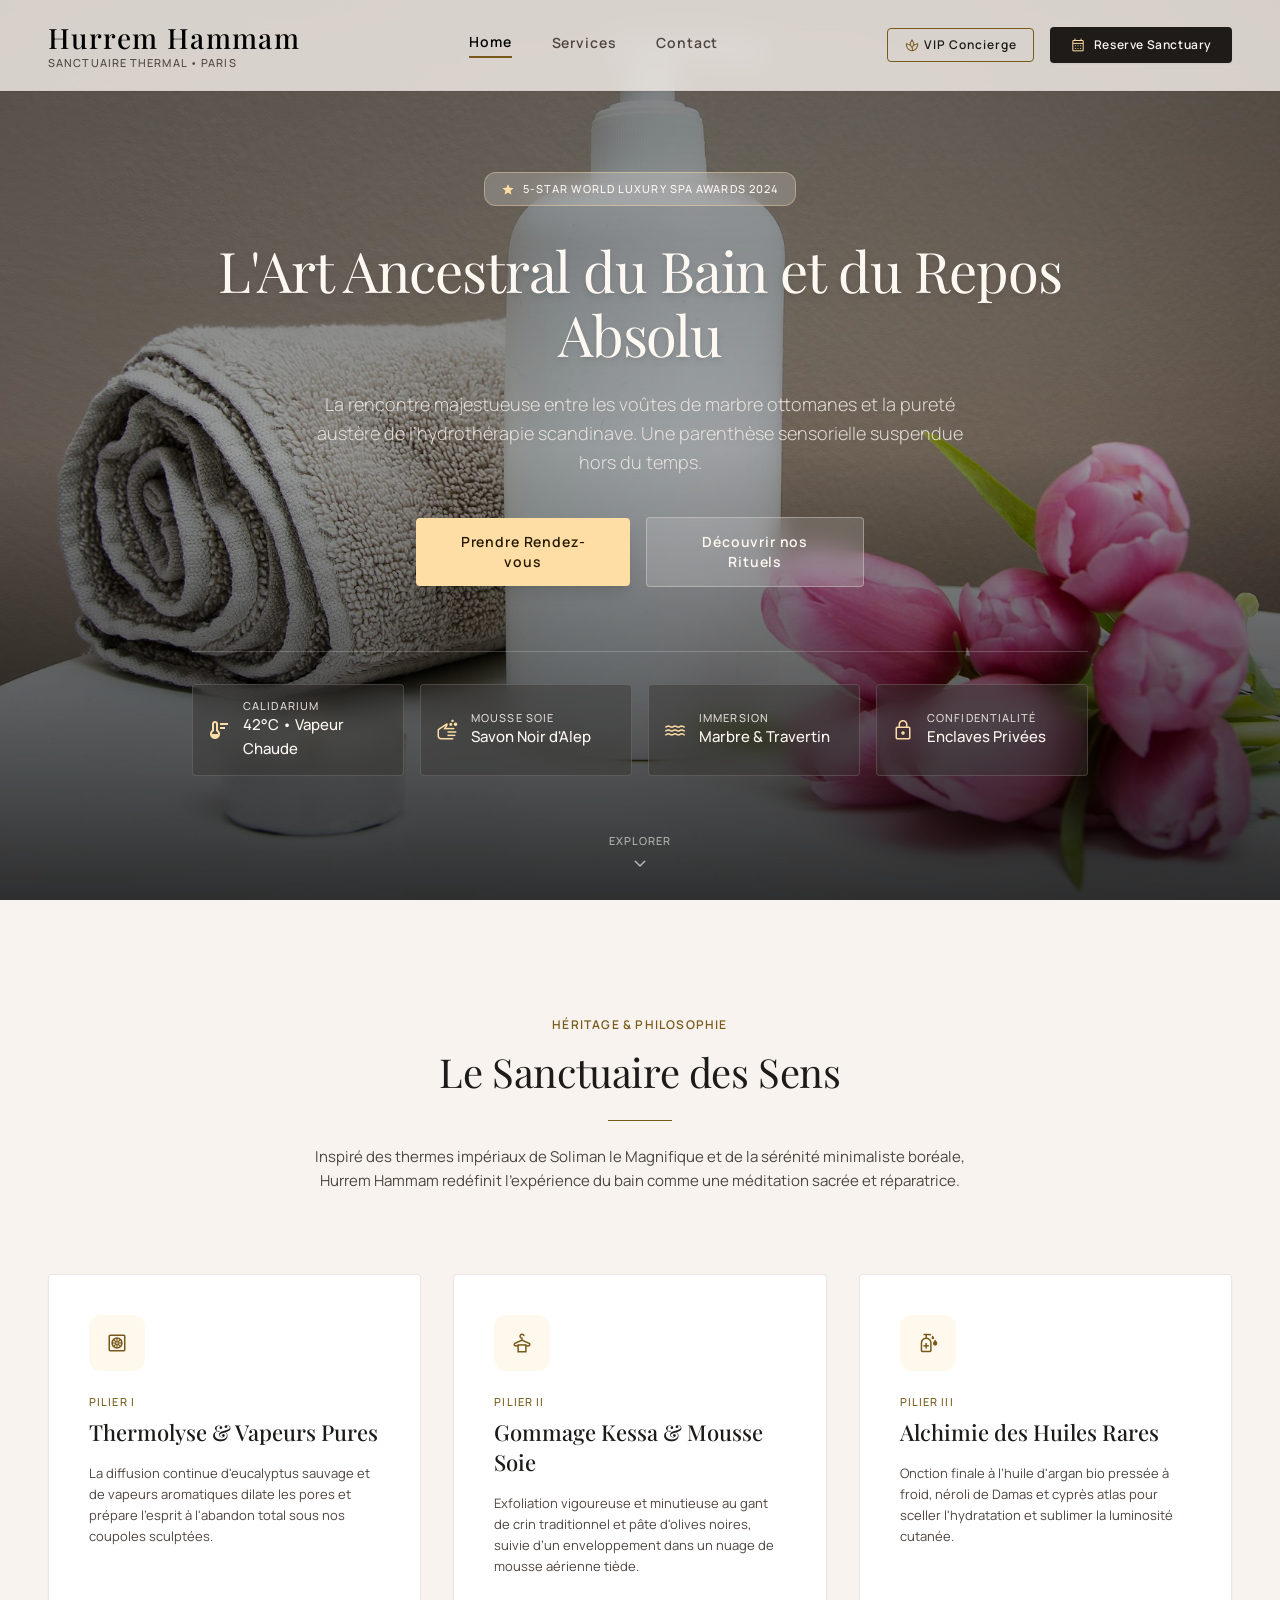
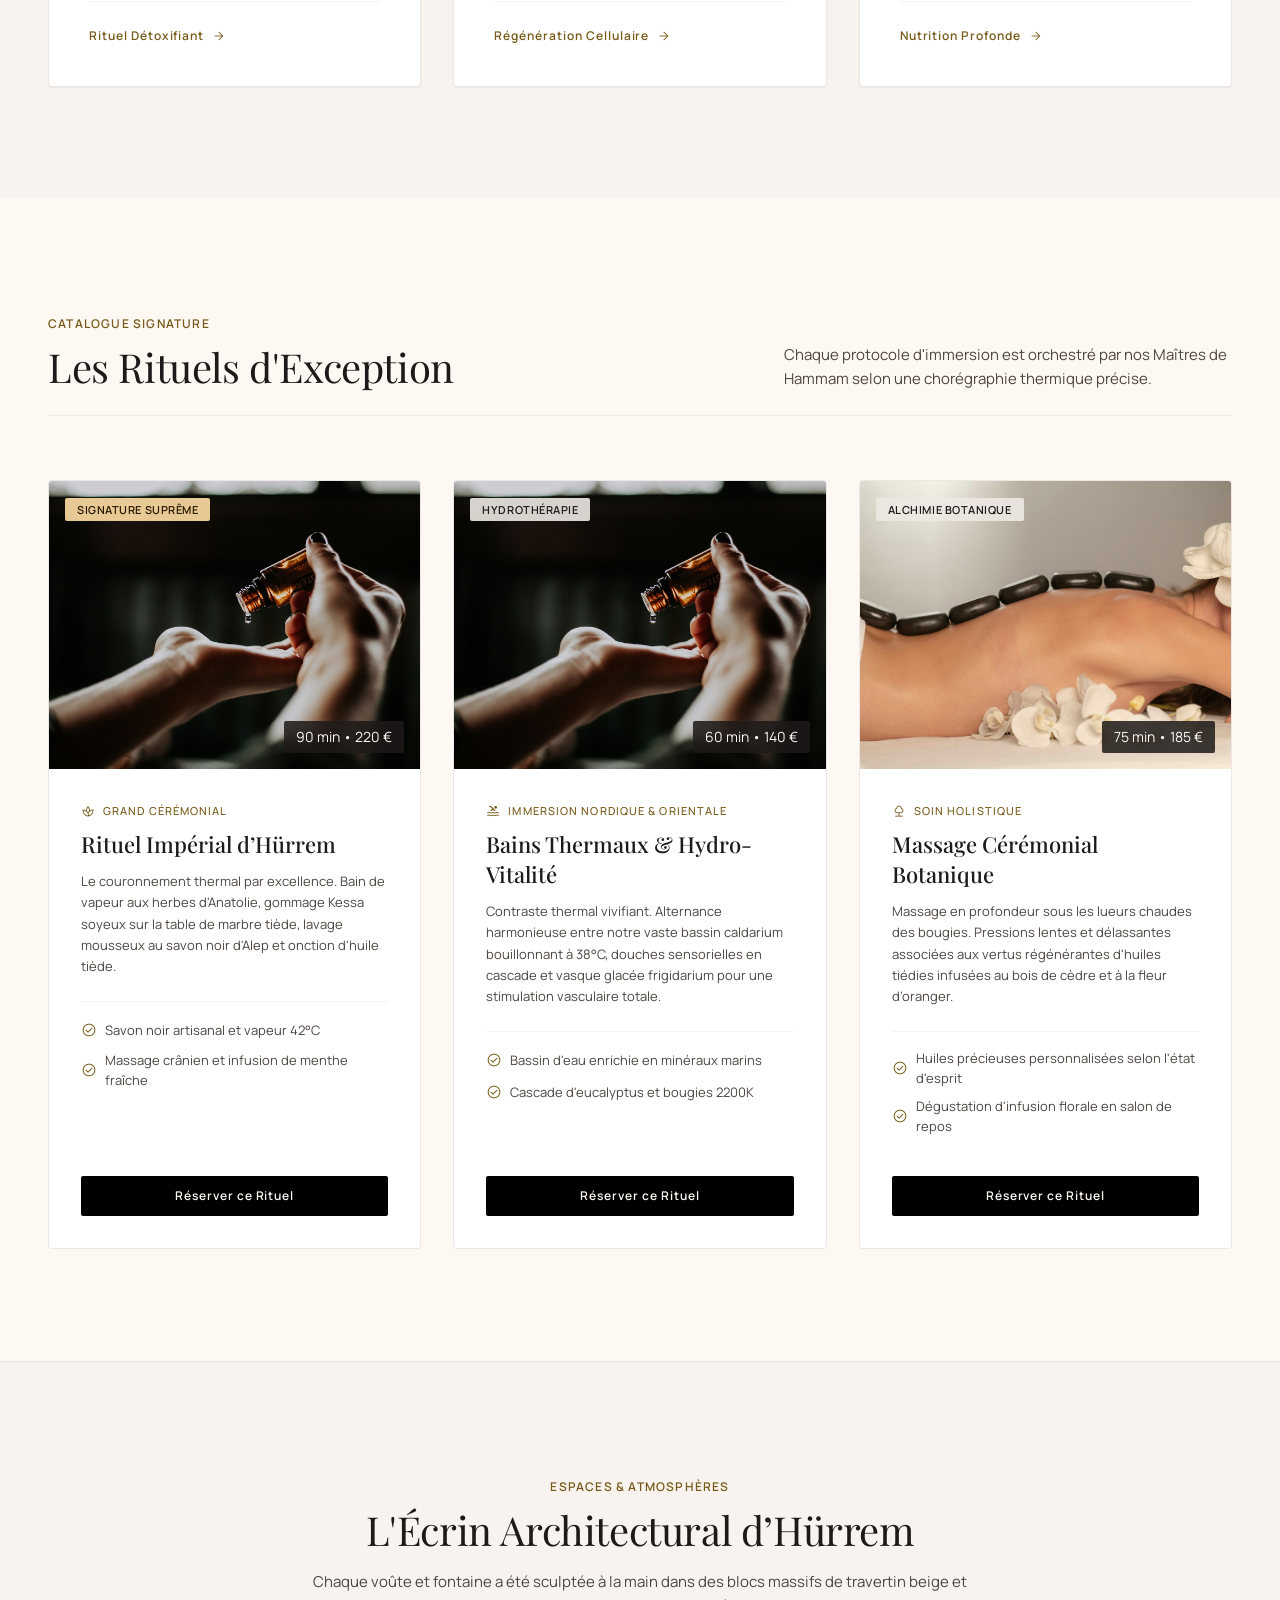
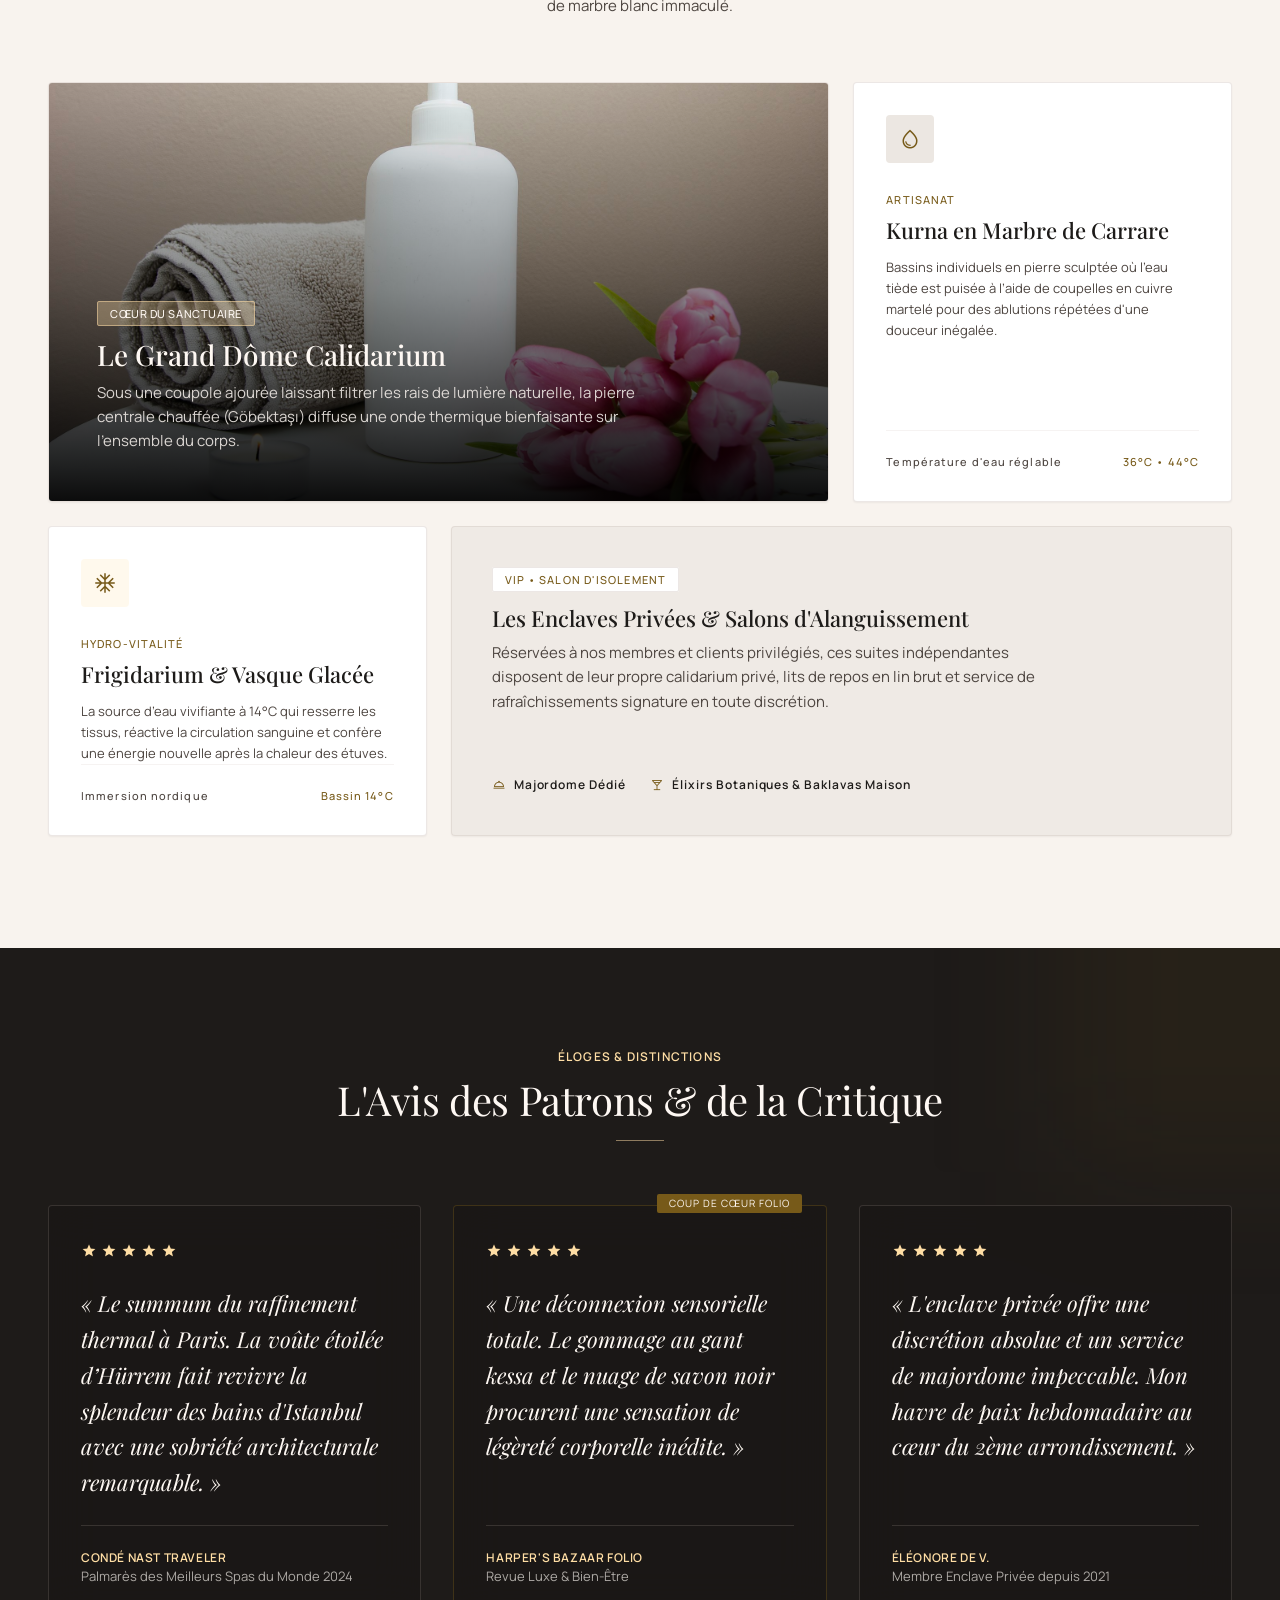
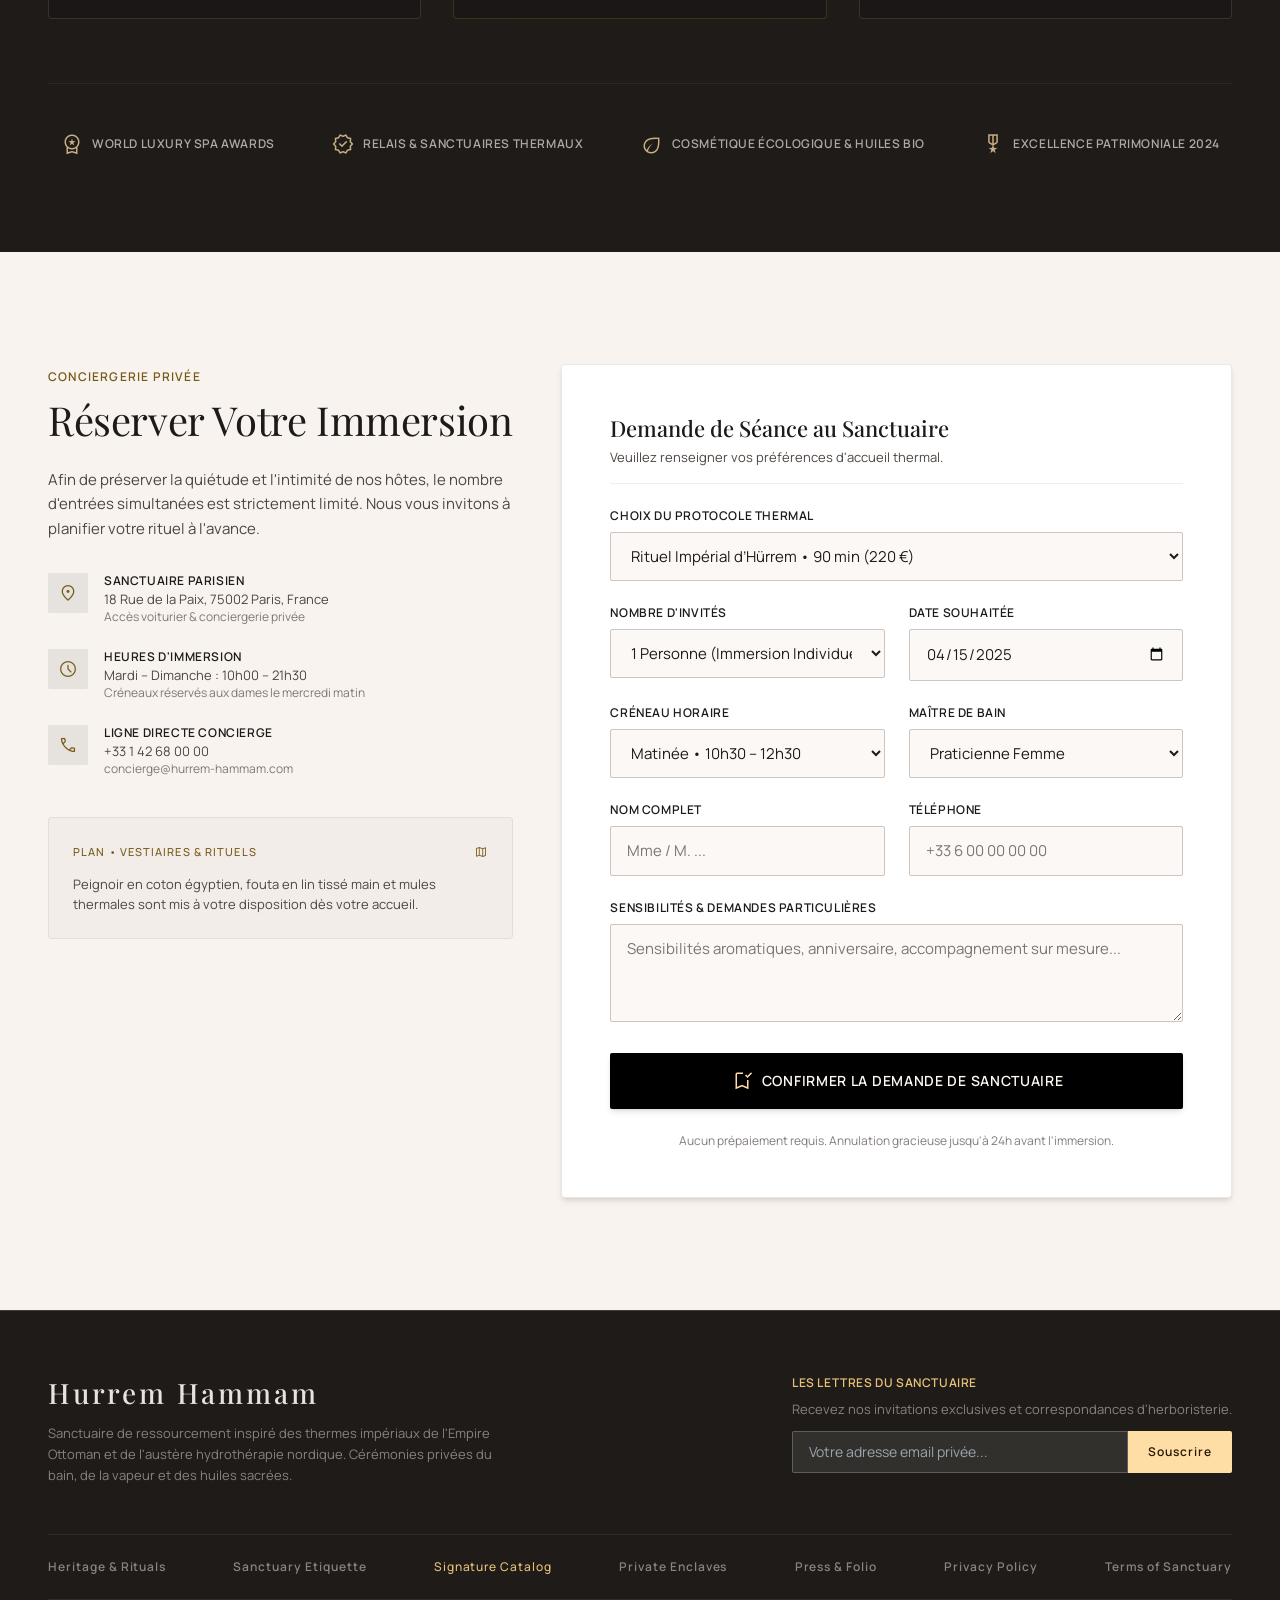
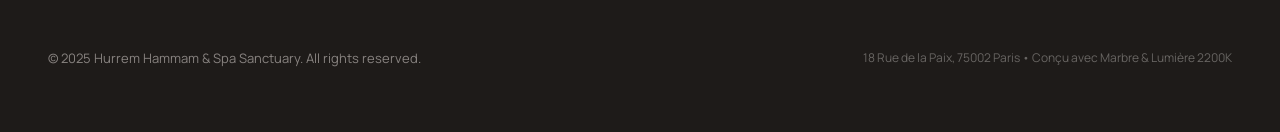
<file: index.html>
<!DOCTYPE html>

<html class="scroll-smooth" lang="fr"><head>
<meta charset="utf-8"/>
<meta content="width=device-width, initial-scale=1.0" name="viewport"/>
<title>Hurrem Hammam | Sanctuaire Thermal &amp; Rituels Précieux</title>
<!-- Fonts -->
<link href="https://fonts.googleapis.com" rel="preconnect"/>
<link crossorigin="" href="https://fonts.gstatic.com" rel="preconnect"/>
<link href="https://fonts.googleapis.com/css2?family=Manrope:wght@300;400;500;600;700&amp;family=Playfair+Display:ital,wght@0,400;0,500;0,600;0,700;1,400&amp;display=swap" rel="stylesheet"/>
<!-- Material Symbols Outlined -->
<link href="https://fonts.googleapis.com/css2?family=Material+Symbols+Outlined:wght,FILL@100..700,0..1&amp;display=swap" rel="stylesheet"/>
<link href="https://fonts.googleapis.com/css2?family=Material+Symbols+Outlined:wght,FILL@100..700,0..1&amp;display=swap" rel="stylesheet"/>
<!-- Tailwind CSS with CDN -->

<!-- Tailwind Config verbatim from Design System -->

<style>
    .material-symbols-outlined {
      font-variation-settings: 'FILL' 0, 'wght' 300, 'GRAD' 0, 'opsz' 24;
      display: inline-block;
      vertical-align: middle;
      line-height: 1;
    }
    .frost-glass {
      background: rgba(245, 240, 235, 0.78);
      backdrop-filter: blur(20px);
      -webkit-backdrop-filter: blur(20px);
    }
    .dark-glass {
      background: rgba(26, 23, 21, 0.72);
      backdrop-filter: blur(24px);
      -webkit-backdrop-filter: blur(24px);
    }
    .ornament-rule {
      position: relative;
    }
    .ornament-rule::before, .ornament-rule::after {
      content: '';
      position: absolute;
      top: 50%;
      width: 48px;
      height: 1px;
      background-color: #d0c4be;
    }
    .ornament-rule::before { right: 100%; margin-right: 16px; }
    .ornament-rule::after { left: 100%; margin-left: 16px; }
  </style>
<link rel="stylesheet" href="styles.css">
<link rel="icon" type="image/svg+xml" href="favicon.svg">
<link rel="shortcut icon" href="favicon.ico">
</head>
<body class="bg-background text-on-surface antialiased selection:bg-secondary-fixed selection:text-on-secondary-fixed">
<!-- ==========================================
       SECTION 1: FLOATING TRANSLUCENT TOP APP BAR
       Mapped from Shared Component: TopNavBar
       ========================================== -->
<header class="absolute top-0 inset-x-0 z-50 w-full transition-all duration-300">
<div class="w-full max-w-7xl mx-auto px-6 md:px-12 py-5 flex justify-between items-center bg-surface-container-low/80 dark:bg-inverse-surface/80 backdrop-blur-md border-b border-outline-variant/40 dark:border-outline/20 shadow-sm">
<!-- Brand Wordmark & Heritage Subtitle -->
<a class="flex flex-col group" href="index.html">
<span class="font-headline-md text-headline-md tracking-wider text-primary dark:text-inverse-primary group-hover:text-secondary transition-colors duration-200">Hurrem Hammam</span>
<span class="font-label-sm text-label-sm text-on-surface-variant tracking-widest uppercase">Sanctuaire Thermal • Paris</span>
</a>
<!-- Center Navigation Links (Exact labels: Home, Services, Contact) -->
<nav class="hidden md:flex items-center space-x-10">
<a class="border-b-2 border-secondary text-primary dark:text-secondary-fixed pb-1 font-semibold font-label-lg text-label-lg transition-colors duration-200" href="index.html">Home</a>
<a class="text-on-surface-variant dark:text-on-primary-container pb-1 transition-colors duration-200 hover:text-secondary dark:hover:text-secondary-fixed font-label-lg text-label-lg" href="services.html">Services</a>
<a class="text-on-surface-variant dark:text-on-primary-container pb-1 transition-colors duration-200 hover:text-secondary dark:hover:text-secondary-fixed font-label-lg text-label-lg" href="contact.html">Contact</a>
</nav>
<!-- Trailing Action Cluster -->
<div class="flex items-center space-x-4">
<!-- VIP Concierge Secondary Action -->
<a class="hidden sm:inline-flex items-center space-x-1 px-4 py-2 rounded-lg border border-secondary text-on-surface font-label-md text-label-md hover:bg-secondary/10 transition-all duration-300" href="contact.html">
<span class="material-symbols-outlined text-secondary" style="font-size: 16px;">spa</span>
<span>VIP Concierge</span>
</a>
<!-- Reserve Sanctuary Primary Action -->
<a class="inline-flex items-center space-x-2 bg-primary-container text-surface-container-low hover:bg-primary px-5 py-2.5 rounded-lg font-label-md text-label-md tracking-wider transition-all duration-300 active:scale-95 shadow-sm" href="#reservation">
<span class="material-symbols-outlined text-secondary-fixed" style="font-size: 16px;">calendar_month</span>
<span>Reserve Sanctuary</span>
</a>
</div>
</div>
</header>
<!-- ==========================================
       SECTION 2: FULL-BLEED 100VH HERO SANCTUARY
       Utilizing image ./assets/hero_a04eacb7.jpg
       ========================================== -->
<section class="relative w-full min-h-screen flex items-center justify-center overflow-hidden">
<!-- Full-Bleed Viewport Background Image -->
<div class="absolute inset-0 w-full h-full">
<img alt="Hurrem Hammam Grand Dome Sanctuary with Calacatta travertine vaults and soft sunbeams" class="w-full h-full object-cover object-center scale-105 transform animate-pulse" src="./assets/hero_a04eacb7.jpg" style="animation-duration: 12s;"/>
<!-- Radial & Atmospheric Mist Overlays -->
<div class="absolute inset-0 bg-gradient-to-t from-primary/80 via-primary/30 to-primary/50 mix-blend-multiply"></div>
<div class="absolute inset-0 bg-radial from-transparent via-primary/20 to-primary/70"></div>
</div>
<!-- Centered Editorial Hero Content -->
<div class="relative z-10 w-full max-w-5xl mx-auto px-6 md:px-12 pt-32 pb-20 text-center flex flex-col items-center">
<!-- Prestigious Accolade Pill -->
<div class="inline-flex items-center gap-2 px-4 py-1.5 rounded-full bg-surface-container-lowest/20 backdrop-blur-md border border-secondary-fixed/40 text-surface mb-8">
<span class="material-symbols-outlined text-secondary-fixed text-sm" style="font-variation-settings: 'FILL' 1;">star</span>
<span class="font-label-sm text-label-sm tracking-widest uppercase text-surface-bright">5-Star World Luxury Spa Awards 2024</span>
</div>
<!-- Poetic Editorial Headline -->
<h1 class="font-display-lg text-display-lg-mobile md:text-display-lg text-surface-bright font-normal max-w-4xl tracking-tight leading-tight mb-6 drop-shadow-md">
        L'Art Ancestral du Bain et du Repos Absolu
      </h1>
<!-- Architectural Serenity Subtitle -->
<p class="font-body-lg text-body-lg text-surface-container-high/90 max-w-2xl mb-10 leading-relaxed font-light">
        La rencontre majestueuse entre les voûtes de marbre ottomanes et la pureté austère de l’hydrothérapie scandinave. Une parenthèse sensorielle suspendue hors du temps.
      </p>
<!-- Action Buttons -->
<div class="flex flex-col sm:flex-row gap-4 items-center justify-center w-full max-w-md">
<a class="w-full sm:w-auto px-8 py-3.5 bg-secondary-fixed text-on-secondary-fixed font-label-lg text-label-lg rounded-lg shadow-lg hover:bg-secondary-fixed-dim transition-all duration-300 transform hover:-translate-y-0.5 text-center" href="#reservation">
          Prendre Rendez-vous
        </a>
<a class="w-full sm:w-auto px-8 py-3.5 bg-surface-container-lowest/15 backdrop-blur-md border border-surface-container-highest/40 text-surface-bright font-label-lg text-label-lg rounded-lg hover:bg-surface-container-lowest/30 transition-all duration-300 text-center" href="#rituels">
          Découvrir nos Rituels
        </a>
</div>
<!-- Ambient Chamber Meters / Sensory Notes Ribbon -->
<div class="mt-16 w-full max-w-4xl grid grid-cols-2 md:grid-cols-4 gap-4 pt-8 border-t border-surface-container-lowest/20 text-left">
<div class="flex items-center space-x-3 bg-inverse-surface/40 backdrop-blur-md p-3.5 rounded-lg border border-outline-variant/20">
<span class="material-symbols-outlined text-secondary-fixed" style="font-variation-settings: 'FILL' 1;">thermostat</span>
<div>
<p class="font-label-sm text-label-sm text-surface-dim uppercase">Calidarium</p>
<p class="font-body-md text-body-md text-surface-bright font-medium">42°C • Vapeur Chaude</p>
</div>
</div>
<div class="flex items-center space-x-3 bg-inverse-surface/40 backdrop-blur-md p-3.5 rounded-lg border border-outline-variant/20">
<span class="material-symbols-outlined text-secondary-fixed">soap</span>
<div>
<p class="font-label-sm text-label-sm text-surface-dim uppercase">Mousse Soie</p>
<p class="font-body-md text-body-md text-surface-bright font-medium">Savon Noir d'Alep</p>
</div>
</div>
<div class="flex items-center space-x-3 bg-inverse-surface/40 backdrop-blur-md p-3.5 rounded-lg border border-outline-variant/20">
<span class="material-symbols-outlined text-secondary-fixed">water</span>
<div>
<p class="font-label-sm text-label-sm text-surface-dim uppercase">Immersion</p>
<p class="font-body-md text-body-md text-surface-bright font-medium">Marbre &amp; Travertin</p>
</div>
</div>
<div class="flex items-center space-x-3 bg-inverse-surface/40 backdrop-blur-md p-3.5 rounded-lg border border-outline-variant/20">
<span class="material-symbols-outlined text-secondary-fixed">lock</span>
<div>
<p class="font-label-sm text-label-sm text-surface-dim uppercase">Confidentialité</p>
<p class="font-body-md text-body-md text-surface-bright font-medium">Enclaves Privées</p>
</div>
</div>
</div>
</div>
<!-- Scroll Indicator -->
<a class="absolute bottom-6 left-1/2 transform -translate-x-1/2 flex flex-col items-center text-surface-container-high opacity-70 hover:opacity-100 transition-opacity" href="#philosophie">
<span class="font-label-sm text-label-sm uppercase tracking-widest text-[10px] mb-1">Explorer</span>
<span class="material-symbols-outlined animate-bounce">expand_more</span>
</a>
</section>
<!-- ==========================================
       SECTION 3: NARRATIVE & 3 CORNERSTONE PILLARS
       'Le Sanctuaire des Sens'
       ========================================== -->
<section class="py-28 bg-surface-container-low relative" id="philosophie">
<div class="w-full max-w-7xl mx-auto px-6 md:px-12">
<!-- Section Title Header -->
<div class="text-center max-w-2xl mx-auto mb-20">
<span class="font-label-md text-label-md text-secondary tracking-widest uppercase">Héritage &amp; Philosophie</span>
<h2 class="font-headline-lg text-headline-lg text-on-surface mt-3 mb-6">Le Sanctuaire des Sens</h2>
<div class="w-16 h-px bg-secondary mx-auto mb-6"></div>
<p class="font-body-md text-body-md text-on-surface-variant leading-relaxed">
          Inspiré des thermes impériaux de Soliman le Magnifique et de la sérénité minimaliste boréale, Hurrem Hammam redéfinit l'expérience du bain comme une méditation sacrée et réparatrice.
        </p>
</div>
<!-- 3 Cornerstone Pillars Grid -->
<div class="grid grid-cols-1 md:grid-cols-3 gap-8">
<!-- Pillar 1 -->
<div class="bg-surface-container-lowest p-8 md:p-10 rounded-lg border border-outline-variant/40 hover:border-secondary/50 transition-all duration-300 flex flex-col justify-between group shadow-sm">
<div>
<div class="w-14 h-14 rounded-full bg-secondary-fixed/20 flex items-center justify-center text-secondary mb-6 group-hover:scale-110 transition-transform duration-300">
<span class="material-symbols-outlined text-2xl">heat_pump</span>
</div>
<p class="font-label-sm text-label-sm text-secondary uppercase tracking-widest mb-2">Pilier I</p>
<h3 class="font-headline-sm text-headline-sm text-on-surface mb-4">Thermolyse &amp; Vapeurs Pures</h3>
<p class="font-body-sm text-body-sm text-on-surface-variant leading-relaxed">
              La diffusion continue d'eucalyptus sauvage et de vapeurs aromatiques dilate les pores et prépare l'esprit à l'abandon total sous nos coupoles sculptées.
            </p>
</div>
<div class="pt-6 mt-6 border-t border-outline-variant/20 flex items-center text-secondary font-label-md text-label-md">
<span>Rituel Détoxifiant</span>
<span class="material-symbols-outlined ml-2 text-sm">arrow_forward</span>
</div>
</div>
<!-- Pillar 2 -->
<div class="bg-surface-container-lowest p-8 md:p-10 rounded-lg border border-outline-variant/40 hover:border-secondary/50 transition-all duration-300 flex flex-col justify-between group shadow-sm">
<div>
<div class="w-14 h-14 rounded-full bg-secondary-fixed/20 flex items-center justify-center text-secondary mb-6 group-hover:scale-110 transition-transform duration-300">
<span class="material-symbols-outlined text-2xl">dry_cleaning</span>
</div>
<p class="font-label-sm text-label-sm text-secondary uppercase tracking-widest mb-2">Pilier II</p>
<h3 class="font-headline-sm text-headline-sm text-on-surface mb-4">Gommage Kessa &amp; Mousse Soie</h3>
<p class="font-body-sm text-body-sm text-on-surface-variant leading-relaxed">
              Exfoliation vigoureuse et minutieuse au gant de crin traditionnel et pâte d'olives noires, suivie d’un enveloppement dans un nuage de mousse aérienne tiède.
            </p>
</div>
<div class="pt-6 mt-6 border-t border-outline-variant/20 flex items-center text-secondary font-label-md text-label-md">
<span>Régénération Cellulaire</span>
<span class="material-symbols-outlined ml-2 text-sm">arrow_forward</span>
</div>
</div>
<!-- Pillar 3 -->
<div class="bg-surface-container-lowest p-8 md:p-10 rounded-lg border border-outline-variant/40 hover:border-secondary/50 transition-all duration-300 flex flex-col justify-between group shadow-sm">
<div>
<div class="w-14 h-14 rounded-full bg-secondary-fixed/20 flex items-center justify-center text-secondary mb-6 group-hover:scale-110 transition-transform duration-300">
<span class="material-symbols-outlined text-2xl">sanitizer</span>
</div>
<p class="font-label-sm text-label-sm text-secondary uppercase tracking-widest mb-2">Pilier III</p>
<h3 class="font-headline-sm text-headline-sm text-on-surface mb-4">Alchimie des Huiles Rares</h3>
<p class="font-body-sm text-body-sm text-on-surface-variant leading-relaxed">
              Onction finale à l’huile d'argan bio pressée à froid, néroli de Damas et cyprès atlas pour sceller l'hydratation et sublimer la luminosité cutanée.
            </p>
</div>
<div class="pt-6 mt-6 border-t border-outline-variant/20 flex items-center text-secondary font-label-md text-label-md">
<span>Nutrition Profonde</span>
<span class="material-symbols-outlined ml-2 text-sm">arrow_forward</span>
</div>
</div>
</div>
</div>
</section>
<!-- ==========================================
       SECTION 4: SIGNATURE CATALOG / OFFERINGS
       Images: ./assets/lounge_521b3201.jpg, ./assets/lounge_3b9b3b66.jpg, ./assets/massage_338a868e.jpg
       ========================================== -->
<section class="py-28 bg-surface relative" id="rituels">
<div class="w-full max-w-7xl mx-auto px-6 md:px-12">
<!-- Section Header -->
<div class="flex flex-col md:flex-row md:items-end justify-between mb-16 pb-6 border-b border-outline-variant/30">
<div>
<span class="font-label-md text-label-md text-secondary tracking-widest uppercase">Catalogue Signature</span>
<h2 class="font-headline-lg text-headline-lg text-on-surface mt-2">Les Rituels d'Exception</h2>
</div>
<p class="font-body-md text-body-md text-on-surface-variant max-w-md mt-4 md:mt-0">
          Chaque protocole d'immersion est orchestré par nos Maîtres de Hammam selon une chorégraphie thermique précise.
        </p>
</div>
<!-- Rituals Cards Grid -->
<div class="grid grid-cols-1 lg:grid-cols-3 gap-8">
<!-- Ritual 1: Rituel Impérial d’Hürrem (using IMAGE_6) -->
<article class="bg-surface-container-lowest rounded-lg overflow-hidden border border-outline-variant/40 flex flex-col group hover:shadow-lg transition-all duration-300">
<div class="relative h-72 overflow-hidden">
<img alt="Rituel Impérial d'Hürrem avec mousse parfumée et gommage kessa" class="w-full h-full object-cover group-hover:scale-105 transition-transform duration-700" src="./assets/lounge_521b3201.jpg"/>
<div class="absolute top-4 left-4">
<span class="px-3 py-1 rounded bg-secondary-fixed/90 backdrop-blur-sm text-on-secondary-fixed font-label-sm text-label-sm uppercase tracking-wider font-semibold">Signature Suprême</span>
</div>
<div class="absolute bottom-4 right-4 bg-primary-container/85 backdrop-blur-sm text-surface-bright px-3 py-1.5 rounded text-sm font-label-md">
              90 min • 220 €
            </div>
</div>
<div class="p-8 flex flex-col flex-grow justify-between">
<div>
<div class="flex items-center gap-2 mb-2 text-secondary">
<span class="material-symbols-outlined text-sm">spa</span>
<span class="font-label-sm text-label-sm uppercase tracking-widest">Grand Cérémonial</span>
</div>
<h3 class="font-headline-sm text-headline-sm text-on-surface mb-3">Rituel Impérial d’Hürrem</h3>
<p class="font-body-sm text-body-sm text-on-surface-variant leading-relaxed mb-6">
                Le couronnement thermal par excellence. Bain de vapeur aux herbes d'Anatolie, gommage Kessa soyeux sur la table de marbre tiède, lavage mousseux au savon noir d'Alep et onction d'huile tiède.
              </p>
<!-- Micro features -->
<div class="space-y-2 py-4 border-t border-outline-variant/20 mb-6">
<div class="flex items-center text-on-surface-variant font-body-sm text-body-sm">
<span class="material-symbols-outlined text-secondary mr-2 text-base">check_circle</span>
<span>Savon noir artisanal et vapeur 42°C</span>
</div>
<div class="flex items-center text-on-surface-variant font-body-sm text-body-sm">
<span class="material-symbols-outlined text-secondary mr-2 text-base">check_circle</span>
<span>Massage crânien et infusion de menthe fraîche</span>
</div>
</div>
</div>
<a class="w-full py-3 text-center bg-primary text-surface-bright font-label-md text-label-md rounded hover:bg-secondary transition-colors duration-200" href="#reservation">
              Réserver ce Rituel
            </a>
</div>
</article>
<!-- Ritual 2: Bains Thermaux & Hydro-Vitalité (using IMAGE_5) -->
<article class="bg-surface-container-lowest rounded-lg overflow-hidden border border-outline-variant/40 flex flex-col group hover:shadow-lg transition-all duration-300">
<div class="relative h-72 overflow-hidden">
<img alt="Bains Thermaux et Bassin Hydro-Vitalité bordé de travertin et eucalyptus" class="w-full h-full object-cover group-hover:scale-105 transition-transform duration-700" src="./assets/lounge_3b9b3b66.jpg"/>
<div class="absolute top-4 left-4">
<span class="px-3 py-1 rounded bg-surface-container-high/90 backdrop-blur-sm text-on-surface font-label-sm text-label-sm uppercase tracking-wider font-semibold">Hydrothérapie</span>
</div>
<div class="absolute bottom-4 right-4 bg-primary-container/85 backdrop-blur-sm text-surface-bright px-3 py-1.5 rounded text-sm font-label-md">
              60 min • 140 €
            </div>
</div>
<div class="p-8 flex flex-col flex-grow justify-between">
<div>
<div class="flex items-center gap-2 mb-2 text-secondary">
<span class="material-symbols-outlined text-sm">pool</span>
<span class="font-label-sm text-label-sm uppercase tracking-widest">Immersion Nordique &amp; Orientale</span>
</div>
<h3 class="font-headline-sm text-headline-sm text-on-surface mb-3">Bains Thermaux &amp; Hydro-Vitalité</h3>
<p class="font-body-sm text-body-sm text-on-surface-variant leading-relaxed mb-6">
                Contraste thermal vivifiant. Alternance harmonieuse entre notre vaste bassin caldarium bouillonnant à 38°C, douches sensorielles en cascade et vasque glacée frigidarium pour une stimulation vasculaire totale.
              </p>
<!-- Micro features -->
<div class="space-y-2 py-4 border-t border-outline-variant/20 mb-6">
<div class="flex items-center text-on-surface-variant font-body-sm text-body-sm">
<span class="material-symbols-outlined text-secondary mr-2 text-base">check_circle</span>
<span>Bassin d'eau enrichie en minéraux marins</span>
</div>
<div class="flex items-center text-on-surface-variant font-body-sm text-body-sm">
<span class="material-symbols-outlined text-secondary mr-2 text-base">check_circle</span>
<span>Cascade d'eucalyptus et bougies 2200K</span>
</div>
</div>
</div>
<a class="w-full py-3 text-center bg-primary text-surface-bright font-label-md text-label-md rounded hover:bg-secondary transition-colors duration-200" href="#reservation">
              Réserver ce Rituel
            </a>
</div>
</article>
<!-- Ritual 3: Massage Cérémonial Botanique (using IMAGE_4) -->
<article class="bg-surface-container-lowest rounded-lg overflow-hidden border border-outline-variant/40 flex flex-col group hover:shadow-lg transition-all duration-300">
<div class="relative h-72 overflow-hidden">
<img alt="Massage Cérémonial Botanique avec huiles précieuses et ambiance feutrée" class="w-full h-full object-cover group-hover:scale-105 transition-transform duration-700" src="./assets/massage_338a868e.jpg"/>
<div class="absolute top-4 left-4">
<span class="px-3 py-1 rounded bg-surface-container-high/90 backdrop-blur-sm text-on-surface font-label-sm text-label-sm uppercase tracking-wider font-semibold">Alchimie Botanique</span>
</div>
<div class="absolute bottom-4 right-4 bg-primary-container/85 backdrop-blur-sm text-surface-bright px-3 py-1.5 rounded text-sm font-label-md">
              75 min • 185 €
            </div>
</div>
<div class="p-8 flex flex-col flex-grow justify-between">
<div>
<div class="flex items-center gap-2 mb-2 text-secondary">
<span class="material-symbols-outlined text-sm">nature</span>
<span class="font-label-sm text-label-sm uppercase tracking-widest">Soin Holistique</span>
</div>
<h3 class="font-headline-sm text-headline-sm text-on-surface mb-3">Massage Cérémonial Botanique</h3>
<p class="font-body-sm text-body-sm text-on-surface-variant leading-relaxed mb-6">
                Massage en profondeur sous les lueurs chaudes des bougies. Pressions lentes et délassantes associées aux vertus régénérantes d'huiles tiédies infusées au bois de cèdre et à la fleur d’oranger.
              </p>
<!-- Micro features -->
<div class="space-y-2 py-4 border-t border-outline-variant/20 mb-6">
<div class="flex items-center text-on-surface-variant font-body-sm text-body-sm">
<span class="material-symbols-outlined text-secondary mr-2 text-base">check_circle</span>
<span>Huiles précieuses personnalisées selon l'état d'esprit</span>
</div>
<div class="flex items-center text-on-surface-variant font-body-sm text-body-sm">
<span class="material-symbols-outlined text-secondary mr-2 text-base">check_circle</span>
<span>Dégustation d'infusion florale en salon de repos</span>
</div>
</div>
</div>
<a class="w-full py-3 text-center bg-primary text-surface-bright font-label-md text-label-md rounded hover:bg-secondary transition-colors duration-200" href="#reservation">
              Réserver ce Rituel
            </a>
</div>
</article>
</div>
</div>
</section>
<!-- ==========================================
       SECTION 5: ARCHITECTURAL BENTO GRID
       'L'Écrin Architectural d’Hürrem'
       ========================================== -->
<section class="py-28 bg-surface-container-low relative border-t border-outline-variant/30">
<div class="w-full max-w-7xl mx-auto px-6 md:px-12">
<div class="text-center max-w-2xl mx-auto mb-16">
<span class="font-label-md text-label-md text-secondary tracking-widest uppercase">Espaces &amp; Atmosphères</span>
<h2 class="font-headline-lg text-headline-lg text-on-surface mt-2 mb-4">L'Écrin Architectural d’Hürrem</h2>
<p class="font-body-md text-body-md text-on-surface-variant">
          Chaque voûte et fontaine a été sculptée à la main dans des blocs massifs de travertin beige et de marbre blanc immaculé.
        </p>
</div>
<!-- Bento Grid Layout -->
<div class="grid grid-cols-1 md:grid-cols-12 gap-6">
<!-- Bento 1: Grand Dome Hero Feature (8 cols) -->
<div class="md:col-span-8 relative rounded-lg overflow-hidden min-h-[420px] group border border-outline-variant/40 shadow-sm flex flex-col justify-end p-8 md:p-12">
<img alt="Grand Dôme Calidarium avec voûte étoilée et bain thermal central" class="absolute inset-0 w-full h-full object-cover group-hover:scale-105 transition-transform duration-700" src="./assets/hero_a04eacb7.jpg"/>
<div class="absolute inset-0 bg-gradient-to-t from-primary/95 via-primary/40 to-transparent"></div>
<div class="relative z-10">
<span class="px-3 py-1 bg-secondary-fixed/30 backdrop-blur-sm border border-secondary-fixed/50 text-surface-bright font-label-sm text-label-sm uppercase tracking-wider rounded">Cœur du Sanctuaire</span>
<h3 class="font-headline-md text-headline-md text-surface-bright mt-3 mb-2">Le Grand Dôme Calidarium</h3>
<p class="font-body-md text-body-md text-surface-container-high/90 max-w-xl">
              Sous une coupole ajourée laissant filtrer les rais de lumière naturelle, la pierre centrale chauffée (Göbektaşı) diffuse une onde thermique bienfaisante sur l’ensemble du corps.
            </p>
</div>
</div>
<!-- Bento 2: Kurna en Marbre (4 cols) -->
<div class="md:col-span-4 bg-surface-container-lowest rounded-lg border border-outline-variant/40 p-8 flex flex-col justify-between shadow-sm">
<div>
<div class="w-12 h-12 rounded-lg bg-surface-container-high flex items-center justify-center text-secondary mb-6">
<span class="material-symbols-outlined text-2xl">water_drop</span>
</div>
<span class="font-label-sm text-label-sm text-secondary uppercase tracking-widest">Artisanat</span>
<h3 class="font-headline-sm text-headline-sm text-on-surface mt-1 mb-3">Kurna en Marbre de Carrare</h3>
<p class="font-body-sm text-body-sm text-on-surface-variant leading-relaxed">
              Bassins individuels en pierre sculptée où l’eau tiède est puisée à l’aide de coupelles en cuivre martelé pour des ablutions répétées d'une douceur inégalée.
            </p>
</div>
<div class="pt-6 border-t border-outline-variant/20 flex items-center justify-between text-on-surface-variant font-label-sm text-label-sm">
<span>Température d'eau réglable</span>
<span class="font-medium text-secondary">36°C • 44°C</span>
</div>
</div>
<!-- Bento 3: Frigidarium & Vasque Glacée (4 cols) -->
<div class="md:col-span-4 bg-surface-container-lowest rounded-lg border border-outline-variant/40 p-8 flex flex-col justify-between shadow-sm">
<div>
<div class="w-12 h-12 rounded-lg bg-secondary-fixed/20 flex items-center justify-center text-secondary mb-6">
<span class="material-symbols-outlined text-2xl">ac_unit</span>
</div>
<span class="font-label-sm text-label-sm text-secondary uppercase tracking-widest">Hydro-Vitalité</span>
<h3 class="font-headline-sm text-headline-sm text-on-surface mt-1 mb-3">Frigidarium &amp; Vasque Glacée</h3>
<p class="font-body-sm text-body-sm text-on-surface-variant leading-relaxed">
              La source d’eau vivifiante à 14°C qui resserre les tissus, réactive la circulation sanguine et confère une énergie nouvelle après la chaleur des étuves.
            </p>
</div>
<div class="pt-6 border-t border-outline-variant/20 flex items-center justify-between text-on-surface-variant font-label-sm text-label-sm">
<span>Immersion nordique</span>
<span class="font-medium text-secondary">Bassin 14°C</span>
</div>
</div>
<!-- Bento 4: Suites Privées d'Enclave (8 cols) -->
<div class="md:col-span-8 bg-surface-container-highest/50 rounded-lg border border-outline-variant/40 p-8 md:p-10 flex flex-col justify-between shadow-sm relative overflow-hidden">
<div class="relative z-10">
<span class="px-3 py-1 bg-surface-container-lowest text-secondary font-label-sm text-label-sm uppercase tracking-widest rounded border border-outline-variant/40">VIP • Salon d'Isolement</span>
<h3 class="font-headline-sm text-headline-sm text-on-surface mt-3 mb-2">Les Enclaves Privées &amp; Salons d'Alanguissement</h3>
<p class="font-body-md text-body-md text-on-surface-variant max-w-xl mb-4 leading-relaxed">
              Réservées à nos membres et clients privilégiés, ces suites indépendantes disposent de leur propre calidarium privé, lits de repos en lin brut et service de rafraîchissements signature en toute discrétion.
            </p>
</div>
<div class="relative z-10 pt-4 flex flex-wrap items-center gap-6 text-on-surface font-label-md text-label-md">
<div class="flex items-center space-x-2">
<span class="material-symbols-outlined text-secondary text-sm">room_service</span>
<span>Majordome Dédié</span>
</div>
<div class="flex items-center space-x-2">
<span class="material-symbols-outlined text-secondary text-sm">local_bar</span>
<span>Élixirs Botaniques &amp; Baklavas Maison</span>
</div>
</div>
</div>
</div>
</div>
</section>
<!-- ==========================================
       SECTION 6: TESTIMONIALS & PRESS ACCOLADES
       Deep opulent dark card section
       ========================================== -->
<section class="py-24 bg-primary-container text-surface-bright relative overflow-hidden">
<!-- Subtle glow background element -->
<div class="absolute -top-40 -right-40 w-96 h-96 rounded-full bg-secondary/10 blur-3xl pointer-events-none"></div>
<div class="w-full max-w-7xl mx-auto px-6 md:px-12 relative z-10">
<!-- Section Header -->
<div class="text-center max-w-2xl mx-auto mb-16">
<span class="font-label-md text-label-md text-secondary-fixed tracking-widest uppercase">Éloges &amp; Distinctions</span>
<h2 class="font-headline-lg text-headline-lg text-surface-bright mt-2 mb-4">L'Avis des Patrons &amp; de la Critique</h2>
<div class="w-12 h-px bg-secondary-fixed/50 mx-auto"></div>
</div>
<!-- Testimonials Grid -->
<div class="grid grid-cols-1 md:grid-cols-3 gap-8">
<!-- Card 1: Condé Nast Traveler -->
<div class="dark-glass p-8 rounded-lg border border-outline/30 flex flex-col justify-between">
<div>
<div class="flex items-center space-x-1 text-secondary-fixed mb-6">
<span class="material-symbols-outlined text-base" style="font-variation-settings: 'FILL' 1;">star</span>
<span class="material-symbols-outlined text-base" style="font-variation-settings: 'FILL' 1;">star</span>
<span class="material-symbols-outlined text-base" style="font-variation-settings: 'FILL' 1;">star</span>
<span class="material-symbols-outlined text-base" style="font-variation-settings: 'FILL' 1;">star</span>
<span class="material-symbols-outlined text-base" style="font-variation-settings: 'FILL' 1;">star</span>
</div>
<p class="font-headline-sm text-headline-sm italic font-normal text-surface-bright leading-relaxed mb-6">
              « Le summum du raffinement thermal à Paris. La voûte étoilée d’Hürrem fait revivre la splendeur des bains d'Istanbul avec une sobriété architecturale remarquable. »
            </p>
</div>
<div class="pt-6 border-t border-outline/30">
<p class="font-label-md text-label-md text-secondary-fixed uppercase tracking-wider">Condé Nast Traveler</p>
<p class="font-body-sm text-body-sm text-surface-container-high/70">Palmarès des Meilleurs Spas du Monde 2024</p>
</div>
</div>
<!-- Card 2: Harper's Bazaar -->
<div class="dark-glass p-8 rounded-lg border border-secondary/40 flex flex-col justify-between relative">
<div class="absolute -top-3 right-6 bg-secondary text-surface-bright px-3 py-0.5 rounded text-[10px] font-label-sm uppercase tracking-widest">
            Coup de Cœur Folio
          </div>
<div>
<div class="flex items-center space-x-1 text-secondary-fixed mb-6">
<span class="material-symbols-outlined text-base" style="font-variation-settings: 'FILL' 1;">star</span>
<span class="material-symbols-outlined text-base" style="font-variation-settings: 'FILL' 1;">star</span>
<span class="material-symbols-outlined text-base" style="font-variation-settings: 'FILL' 1;">star</span>
<span class="material-symbols-outlined text-base" style="font-variation-settings: 'FILL' 1;">star</span>
<span class="material-symbols-outlined text-base" style="font-variation-settings: 'FILL' 1;">star</span>
</div>
<p class="font-headline-sm text-headline-sm italic font-normal text-surface-bright leading-relaxed mb-6">
              « Une déconnexion sensorielle totale. Le gommage au gant kessa et le nuage de savon noir procurent une sensation de légèreté corporelle inédite. »
            </p>
</div>
<div class="pt-6 border-t border-outline/30">
<p class="font-label-md text-label-md text-secondary-fixed uppercase tracking-wider">Harper's Bazaar Folio</p>
<p class="font-body-sm text-body-sm text-surface-container-high/70">Revue Luxe &amp; Bien-Être</p>
</div>
</div>
<!-- Card 3: VIP Patron -->
<div class="dark-glass p-8 rounded-lg border border-outline/30 flex flex-col justify-between">
<div>
<div class="flex items-center space-x-1 text-secondary-fixed mb-6">
<span class="material-symbols-outlined text-base" style="font-variation-settings: 'FILL' 1;">star</span>
<span class="material-symbols-outlined text-base" style="font-variation-settings: 'FILL' 1;">star</span>
<span class="material-symbols-outlined text-base" style="font-variation-settings: 'FILL' 1;">star</span>
<span class="material-symbols-outlined text-base" style="font-variation-settings: 'FILL' 1;">star</span>
<span class="material-symbols-outlined text-base" style="font-variation-settings: 'FILL' 1;">star</span>
</div>
<p class="font-headline-sm text-headline-sm italic font-normal text-surface-bright leading-relaxed mb-6">
              « L'enclave privée offre une discrétion absolue et un service de majordome impeccable. Mon havre de paix hebdomadaire au cœur du 2ème arrondissement. »
            </p>
</div>
<div class="pt-6 border-t border-outline/30">
<p class="font-label-md text-label-md text-secondary-fixed uppercase tracking-wider">Éléonore de V.</p>
<p class="font-body-sm text-body-sm text-surface-container-high/70">Membre Enclave Privée depuis 2021</p>
</div>
</div>
</div>
<!-- Accreditations & Badges Strip -->
<div class="mt-16 pt-12 border-t border-outline/20 flex flex-wrap items-center justify-around gap-8 opacity-75">
<div class="flex items-center space-x-2 text-surface-dim font-label-md text-label-md uppercase tracking-wider">
<span class="material-symbols-outlined text-secondary-fixed">workspace_premium</span>
<span>World Luxury Spa Awards</span>
</div>
<div class="flex items-center space-x-2 text-surface-dim font-label-md text-label-md uppercase tracking-wider">
<span class="material-symbols-outlined text-secondary-fixed">verified</span>
<span>Relais &amp; Sanctuaires Thermaux</span>
</div>
<div class="flex items-center space-x-2 text-surface-dim font-label-md text-label-md uppercase tracking-wider">
<span class="material-symbols-outlined text-secondary-fixed">eco</span>
<span>Cosmétique Écologique &amp; Huiles Bio</span>
</div>
<div class="flex items-center space-x-2 text-surface-dim font-label-md text-label-md uppercase tracking-wider">
<span class="material-symbols-outlined text-secondary-fixed">military_tech</span>
<span>Excellence Patrimoniale 2024</span>
</div>
</div>
</div>
</section>
<!-- ==========================================
       SECTION 7: INTERACTIVE CONCIERGE & BOOKING FORM
       'Réserver Votre Sanctuaire'
       ========================================== -->
<section class="py-28 bg-surface-container-low relative" id="reservation">
<div class="w-full max-w-7xl mx-auto px-6 md:px-12">
<div class="grid grid-cols-1 lg:grid-cols-12 gap-12 items-start">
<!-- Left Column: Sanctuary Concierge Details -->
<div class="lg:col-span-5 flex flex-col justify-between">
<div>
<span class="font-label-md text-label-md text-secondary tracking-widest uppercase">Conciergerie Privée</span>
<h2 class="font-headline-lg text-headline-lg text-on-surface mt-2 mb-6">Réserver Votre Immersion</h2>
<p class="font-body-md text-body-md text-on-surface-variant leading-relaxed mb-8">
              Afin de préserver la quiétude et l'intimité de nos hôtes, le nombre d'entrées simultanées est strictement limité. Nous vous invitons à planifier votre rituel à l'avance.
            </p>
<!-- Key Info Items -->
<div class="space-y-6">
<div class="flex items-start space-x-4">
<div class="w-10 h-10 rounded bg-surface-container-highest flex items-center justify-center text-secondary flex-shrink-0">
<span class="material-symbols-outlined text-xl">location_on</span>
</div>
<div>
<h3 class="font-label-md text-label-md text-on-surface uppercase tracking-wider">Sanctuaire Parisien</h3>
<p class="font-body-sm text-body-sm text-on-surface-variant">18 Rue de la Paix, 75002 Paris, France</p>
<p class="font-body-sm text-body-sm text-on-surface-variant/70 text-xs">Accès voiturier &amp; conciergerie privée</p>
</div>
</div>
<div class="flex items-start space-x-4">
<div class="w-10 h-10 rounded bg-surface-container-highest flex items-center justify-center text-secondary flex-shrink-0">
<span class="material-symbols-outlined text-xl">schedule</span>
</div>
<div>
<h3 class="font-label-md text-label-md text-on-surface uppercase tracking-wider">Heures d'Immersion</h3>
<p class="font-body-sm text-body-sm text-on-surface-variant">Mardi – Dimanche : 10h00 – 21h30</p>
<p class="font-body-sm text-body-sm text-on-surface-variant/70 text-xs">Créneaux réservés aux dames le mercredi matin</p>
</div>
</div>
<div class="flex items-start space-x-4">
<div class="w-10 h-10 rounded bg-surface-container-highest flex items-center justify-center text-secondary flex-shrink-0">
<span class="material-symbols-outlined text-xl">call</span>
</div>
<div>
<h3 class="font-label-md text-label-md text-on-surface uppercase tracking-wider">Ligne Directe Concierge</h3>
<p class="font-body-sm text-body-sm text-on-surface-variant">+33 1 42 68 00 00</p>
<p class="font-body-sm text-body-sm text-on-surface-variant/70 text-xs">concierge@hurrem-hammam.com</p>
</div>
</div>
</div>
</div>
<!-- Schematic Sanctuary Map Preview Card -->
<div class="mt-10 p-6 rounded-lg bg-surface-container border border-outline-variant/40">
<div class="flex items-center justify-between mb-3">
<span class="font-label-sm text-label-sm text-secondary uppercase tracking-widest">Plan • Vestiaires &amp; Rituels</span>
<span class="material-symbols-outlined text-secondary text-sm">map</span>
</div>
<p class="font-body-sm text-body-sm text-on-surface-variant">
              Peignoir en coton égyptien, fouta en lin tissé main et mules thermales sont mis à votre disposition dès votre accueil.
            </p>
</div>
</div>
<!-- Right Column: Interactive Booking Form Card -->
<div class="lg:col-span-7 bg-surface-container-lowest p-8 md:p-12 rounded-lg border border-outline-variant/40 shadow-md">
<form class="space-y-6" onsubmit="event.preventDefault(); alert('Votre demande de réservation a été transmise à notre Maître de Maison. Une confirmation personnalisée vous parviendra sous deux heures.');">
<div class="border-b border-outline-variant/30 pb-4 mb-6">
<h3 class="font-headline-sm text-headline-sm text-on-surface">Demande de Séance au Sanctuaire</h3>
<p class="font-body-sm text-body-sm text-on-surface-variant mt-1">Veuillez renseigner vos préférences d'accueil thermal.</p>
</div>
<!-- Ritual Selector -->
<div>
<label class="block font-label-md text-label-md text-on-surface uppercase tracking-wider mb-2" for="rituel-select">Choix du Protocole Thermal</label>
<select class="w-full bg-surface-container-low/50 border border-outline-variant rounded px-4 py-3 text-on-surface font-body-md text-body-md focus:border-secondary focus:ring-0 transition-colors" id="rituel-select">
<option value="imperial">Rituel Impérial d’Hürrem • 90 min (220 €)</option>
<option value="bains">Bains Thermaux &amp; Hydro-Vitalité • 60 min (140 €)</option>
<option value="massage">Massage Cérémonial Botanique • 75 min (185 €)</option>
<option value="privatif">Privatisation Complète Enclave Impériale • Demi-journée (sur mesure)</option>
</select>
</div>
<!-- Two Columns: Guests & Date -->
<div class="grid grid-cols-1 sm:grid-cols-2 gap-6">
<div>
<label class="block font-label-md text-label-md text-on-surface uppercase tracking-wider mb-2" for="guest-count">Nombre d'Invités</label>
<select class="w-full bg-surface-container-low/50 border border-outline-variant rounded px-4 py-3 text-on-surface font-body-md text-body-md focus:border-secondary focus:ring-0 transition-colors" id="guest-count">
<option value="1">1 Personne (Immersion Individuelle)</option>
<option value="2">2 Personnes (Rituel Duo)</option>
<option value="3">3 – 4 Personnes (Enclave Privée)</option>
<option value="privatisation">Plus de 4 (Privatisation Événementielle)</option>
</select>
</div>
<div>
<label class="block font-label-md text-label-md text-on-surface uppercase tracking-wider mb-2" for="booking-date">Date Souhaitée</label>
<input class="w-full bg-surface-container-low/50 border border-outline-variant rounded px-4 py-3 text-on-surface font-body-md text-body-md focus:border-secondary focus:ring-0 transition-colors" id="booking-date" type="date" value="2025-04-15"/>
</div>
</div>
<!-- Two Columns: Preferred Time & Gender preferences -->
<div class="grid grid-cols-1 sm:grid-cols-2 gap-6">
<div>
<label class="block font-label-md text-label-md text-on-surface uppercase tracking-wider mb-2" for="time-slot">Créneau Horaire</label>
<select class="w-full bg-surface-container-low/50 border border-outline-variant rounded px-4 py-3 text-on-surface font-body-md text-body-md focus:border-secondary focus:ring-0 transition-colors" id="time-slot">
<option>Matinée • 10h30 – 12h30</option>
<option>Midi • 13h00 – 15h00</option>
<option>Après-midi • 15h30 – 17h30</option>
<option>Nocturne Dorée • 18h30 – 21h00</option>
</select>
</div>
<div>
<label class="block font-label-md text-label-md text-on-surface uppercase tracking-wider mb-2" for="special-wishes">Maître de Bain</label>
<select class="w-full bg-surface-container-low/50 border border-outline-variant rounded px-4 py-3 text-on-surface font-body-md text-body-md focus:border-secondary focus:ring-0 transition-colors" id="special-wishes">
<option>Praticienne Femme</option>
<option>Praticien Homme</option>
<option>Sans préférence</option>
</select>
</div>
</div>
<!-- Client Contact Details -->
<div class="grid grid-cols-1 sm:grid-cols-2 gap-6">
<div>
<label class="block font-label-md text-label-md text-on-surface uppercase tracking-wider mb-2" for="client-name">Nom Complet</label>
<input class="w-full bg-surface-container-low/50 border border-outline-variant rounded px-4 py-3 text-on-surface font-body-md text-body-md placeholder:text-outline focus:border-secondary focus:ring-0 transition-colors" id="client-name" placeholder="Mme / M. ..." required="" type="text"/>
</div>
<div>
<label class="block font-label-md text-label-md text-on-surface uppercase tracking-wider mb-2" for="client-tel">Téléphone</label>
<input class="w-full bg-surface-container-low/50 border border-outline-variant rounded px-4 py-3 text-on-surface font-body-md text-body-md placeholder:text-outline focus:border-secondary focus:ring-0 transition-colors" id="client-tel" placeholder="+33 6 00 00 00 00" required="" type="tel"/>
</div>
</div>
<!-- Notes -->
<div>
<label class="block font-label-md text-label-md text-on-surface uppercase tracking-wider mb-2" for="client-notes">Sensibilités &amp; Demandes Particulières</label>
<textarea class="w-full bg-surface-container-low/50 border border-outline-variant rounded px-4 py-3 text-on-surface font-body-md text-body-md placeholder:text-outline focus:border-secondary focus:ring-0 transition-colors" id="client-notes" placeholder="Sensibilités aromatiques, anniversaire, accompagnement sur mesure..." rows="3"></textarea>
</div>
<!-- Submit CTA -->
<button class="w-full py-4 bg-primary text-surface-bright hover:bg-secondary font-label-lg text-label-lg rounded tracking-wider uppercase transition-all duration-300 transform active:scale-95 shadow-md flex items-center justify-center space-x-2" type="submit">
<span class="material-symbols-outlined text-secondary-fixed">bookmark_added</span>
<span>Confirmer la Demande de Sanctuaire</span>
</button>
<p class="text-center font-body-sm text-body-sm text-on-surface-variant/70 text-xs">
              Aucun prépaiement requis. Annulation gracieuse jusqu'à 24h avant l'immersion.
            </p>
</form>
</div>
</div>
</div>
</section>
<!-- ==========================================
       SECTION 8: EDITORIAL FOOTER
       Mapped from Shared Component: Footer
       Exact links: Heritage & Rituals, Sanctuary Etiquette, Signature Catalog, 
       Private Enclaves, Press & Folio, Privacy Policy, Terms of Sanctuary
       ========================================== -->
<footer class="w-full block bg-primary-container dark:bg-surface-container-lowest border-t border-outline-variant/20 dark:border-outline/30">
<div class="w-full max-w-7xl mx-auto px-6 md:px-12 py-16 flex flex-col gap-12 text-primary-fixed dark:text-on-surface">
<!-- Top Row: Brand Crest & Philosophy Statement -->
<div class="grid grid-cols-1 md:grid-cols-12 gap-8 items-start">
<div class="md:col-span-5">
<span class="font-headline-md text-headline-md tracking-widest text-primary-fixed dark:text-on-surface block mb-3">Hurrem Hammam</span>
<p class="font-body-sm text-body-sm text-on-primary-container dark:text-on-surface-variant max-w-md leading-relaxed">
            Sanctuaire de ressourcement inspiré des thermes impériaux de l'Empire Ottoman et de l'austère hydrothérapie nordique. Cérémonies privées du bain, de la vapeur et des huiles sacrées.
          </p>
</div>
<!-- Center: Newsletter / Private Invitations -->
<div class="md:col-span-7 flex flex-col sm:flex-row gap-4 items-center justify-end">
<div class="w-full sm:w-auto">
<p class="font-label-md text-label-md text-secondary-fixed-dim uppercase tracking-wider mb-2">Les Lettres du Sanctuaire</p>
<p class="font-body-sm text-body-sm text-on-primary-container mb-3">Recevez nos invitations exclusives et correspondances d'herboristerie.</p>
<form class="flex max-w-md" onsubmit="event.preventDefault(); alert('Vous êtes désormais inscrit aux correspondances privées d’Hürrem Hammam.');">
<input class="bg-inverse-surface border border-outline-variant/30 text-surface-bright px-4 py-2.5 rounded-l text-sm font-body-sm focus:border-secondary-fixed focus:ring-0 flex-grow" placeholder="Votre adresse email privée..." required="" type="email"/>
<button class="bg-secondary-fixed text-on-secondary-fixed px-5 py-2.5 rounded-r font-label-md text-label-md hover:bg-secondary-fixed-dim transition-colors" type="submit">
                Souscrire
              </button>
</form>
</div>
</div>
</div>
<!-- Navigation Links from JSON Blueprint -->
<div class="py-6 border-y border-outline-variant/10 flex flex-wrap items-center justify-between gap-y-4">
<a class="text-on-primary-container dark:text-on-surface-variant transition-colors duration-200 hover:text-secondary-fixed dark:hover:text-secondary font-label-md text-label-md" href="#philosophie">Heritage &amp; Rituals</a>
<a class="text-on-primary-container dark:text-on-surface-variant transition-colors duration-200 hover:text-secondary-fixed dark:hover:text-secondary font-label-md text-label-md" href="services.html">Sanctuary Etiquette</a>
<a class="text-secondary-fixed-dim dark:text-secondary font-medium transition-colors duration-200 hover:text-secondary-fixed dark:hover:text-secondary font-label-md text-label-md" href="#rituels">Signature Catalog</a>
<a class="text-on-primary-container dark:text-on-surface-variant transition-colors duration-200 hover:text-secondary-fixed dark:hover:text-secondary font-label-md text-label-md" href="#reservation">Private Enclaves</a>
<a class="text-on-primary-container dark:text-on-surface-variant transition-colors duration-200 hover:text-secondary-fixed dark:hover:text-secondary font-label-md text-label-md" href="#philosophie">Press &amp; Folio</a>
<a class="text-on-primary-container dark:text-on-surface-variant transition-colors duration-200 hover:text-secondary-fixed dark:hover:text-secondary font-label-md text-label-md" href="contact.html">Privacy Policy</a>
<a class="text-on-primary-container dark:text-on-surface-variant transition-colors duration-200 hover:text-secondary-fixed dark:hover:text-secondary font-label-md text-label-md" href="contact.html">Terms of Sanctuary</a>
</div>
<!-- Bottom Row: Exact Copyright and Architectural Footnote -->
<div class="flex flex-col sm:flex-row items-center justify-between gap-4 font-body-sm text-body-sm text-on-primary-container">
<p>© 2025 Hurrem Hammam &amp; Spa Sanctuary. All rights reserved.</p>
<p class="text-xs text-on-primary-container/70">18 Rue de la Paix, 75002 Paris • Conçu avec Marbre &amp; Lumière 2200K</p>
</div>
</div>
</footer>
</body></html>
</file>
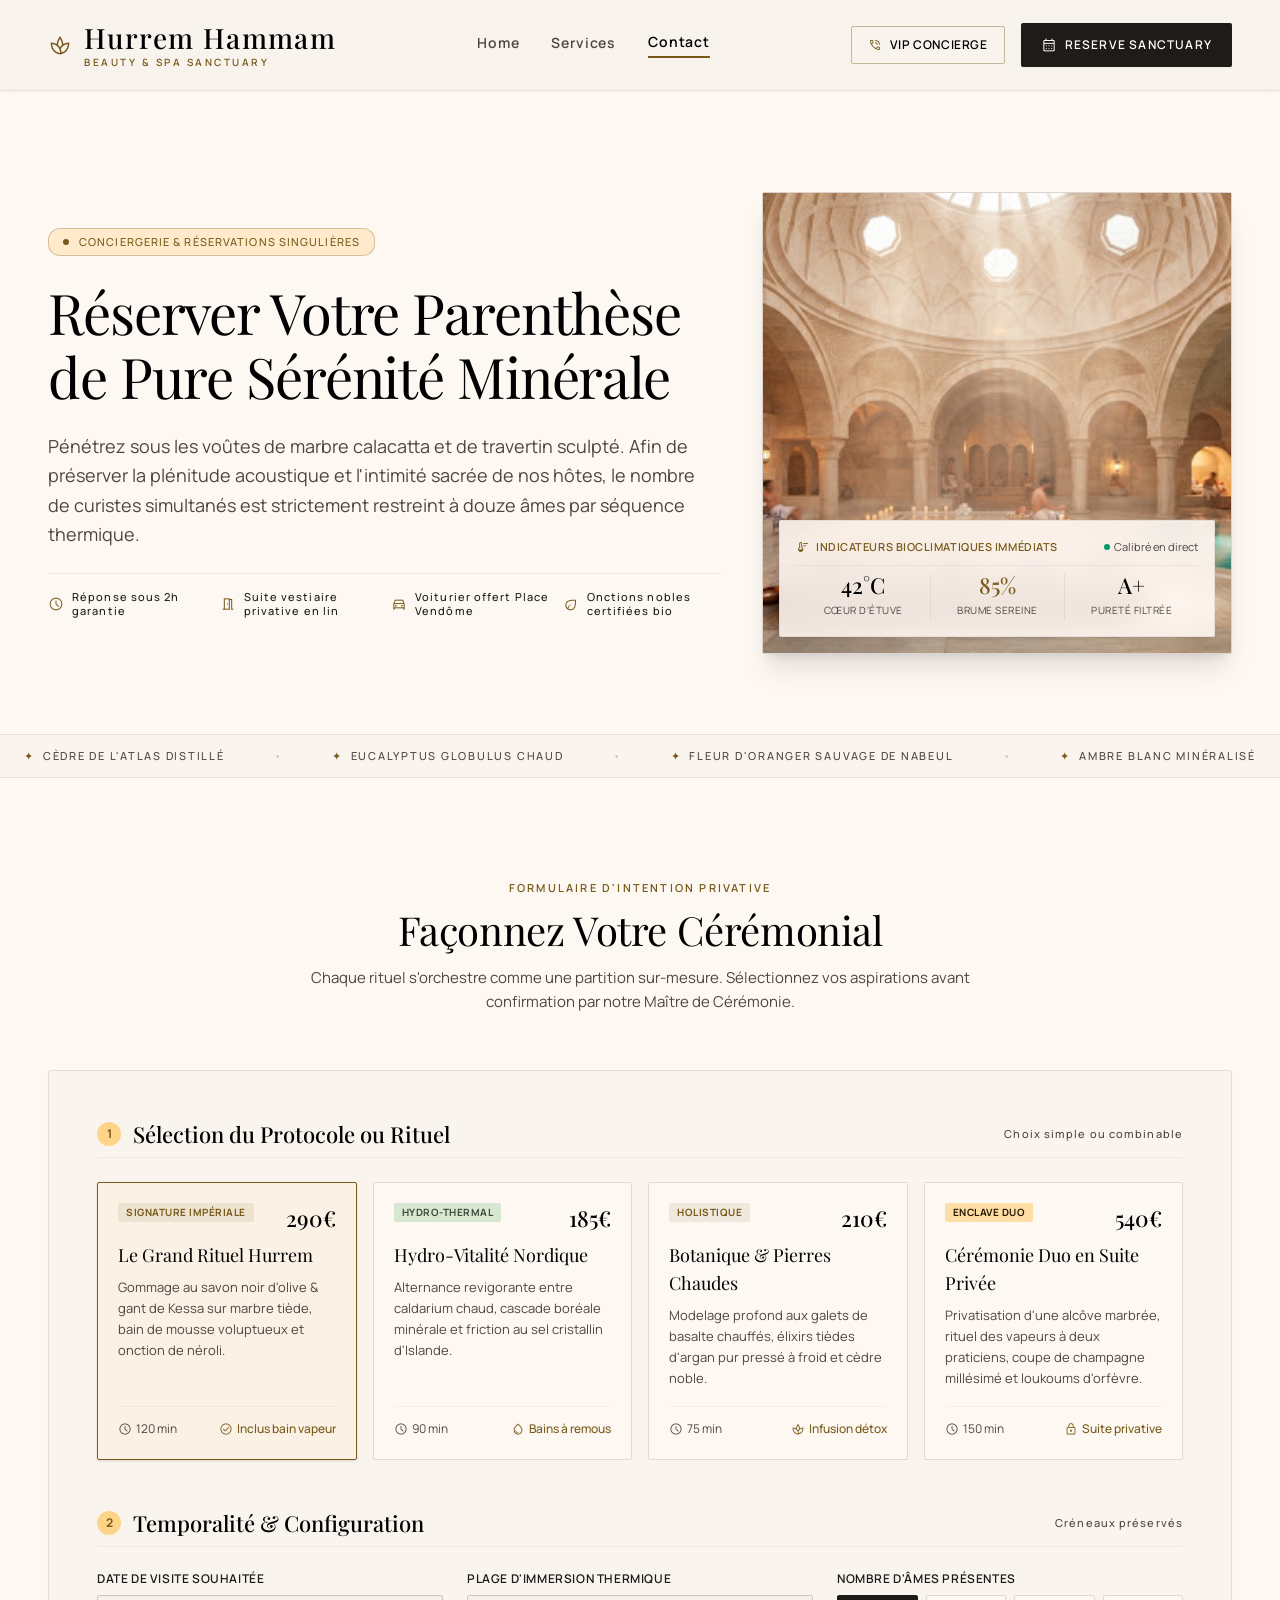
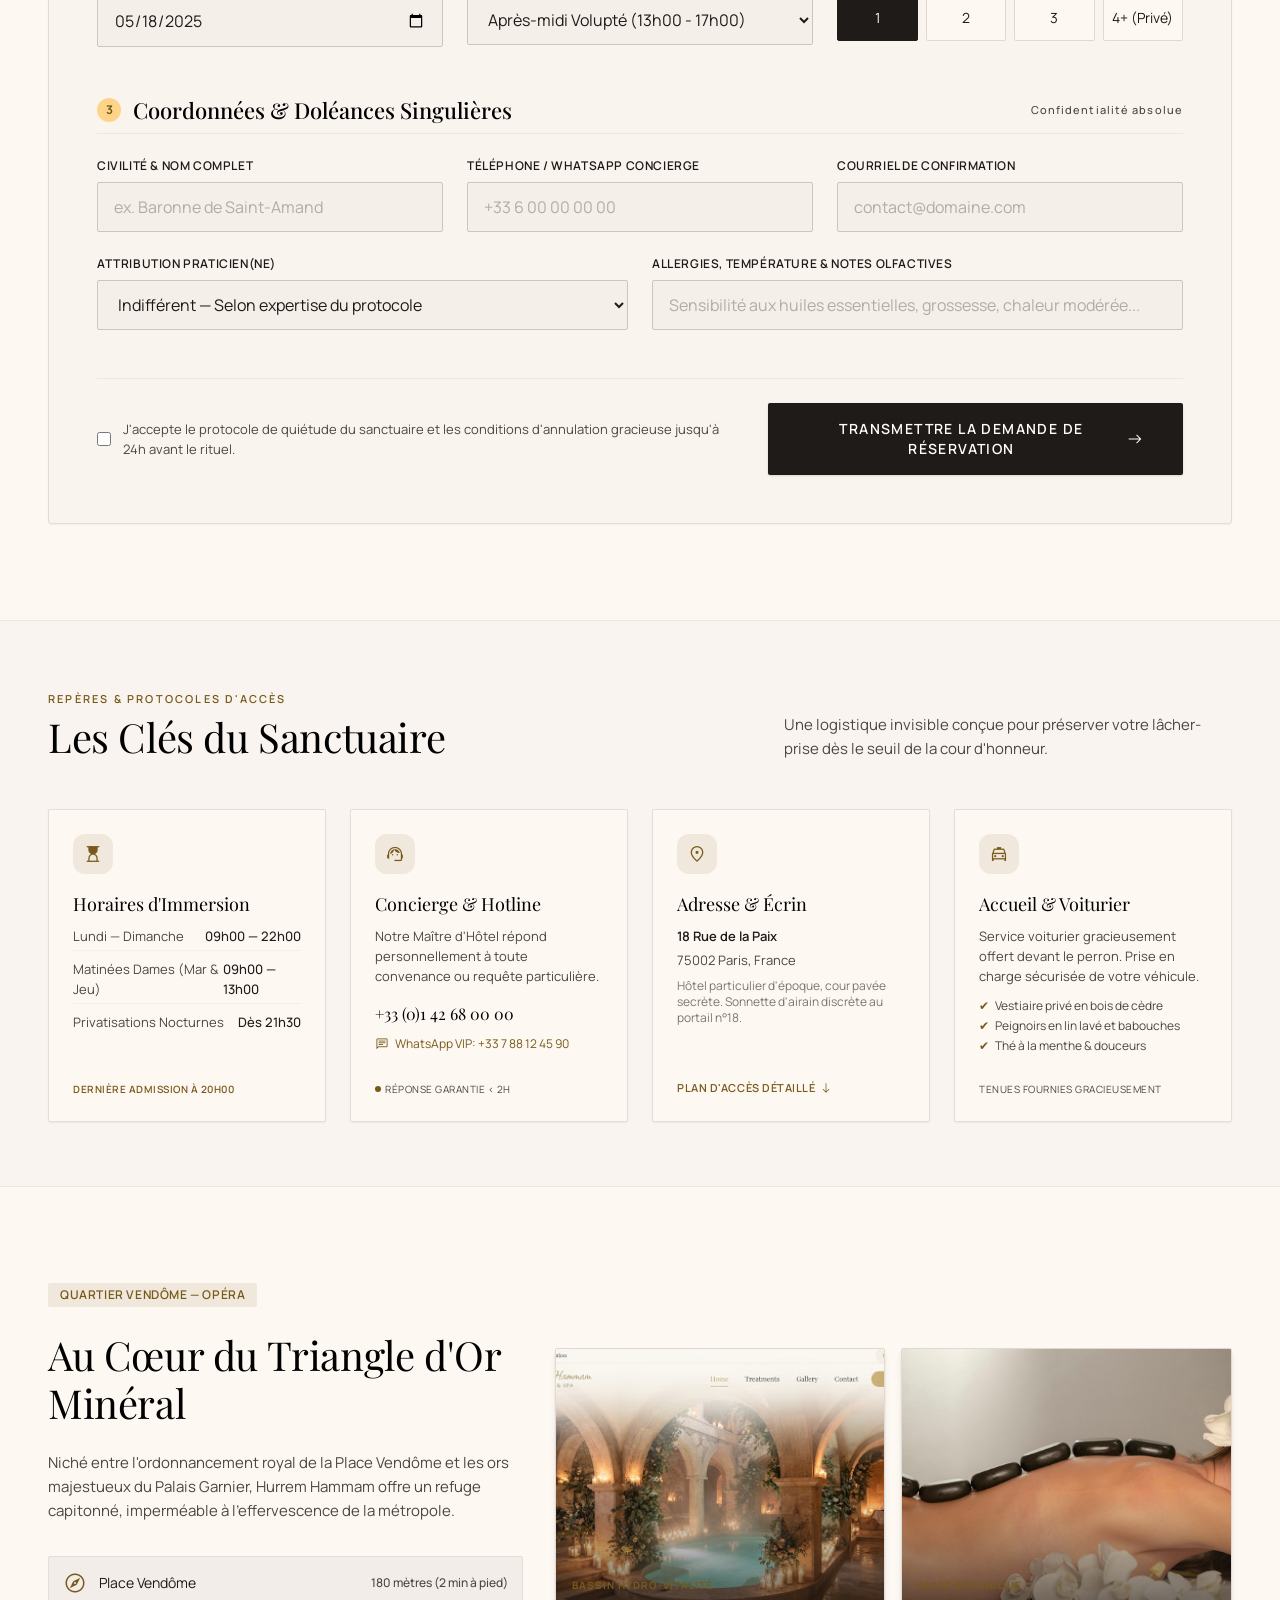
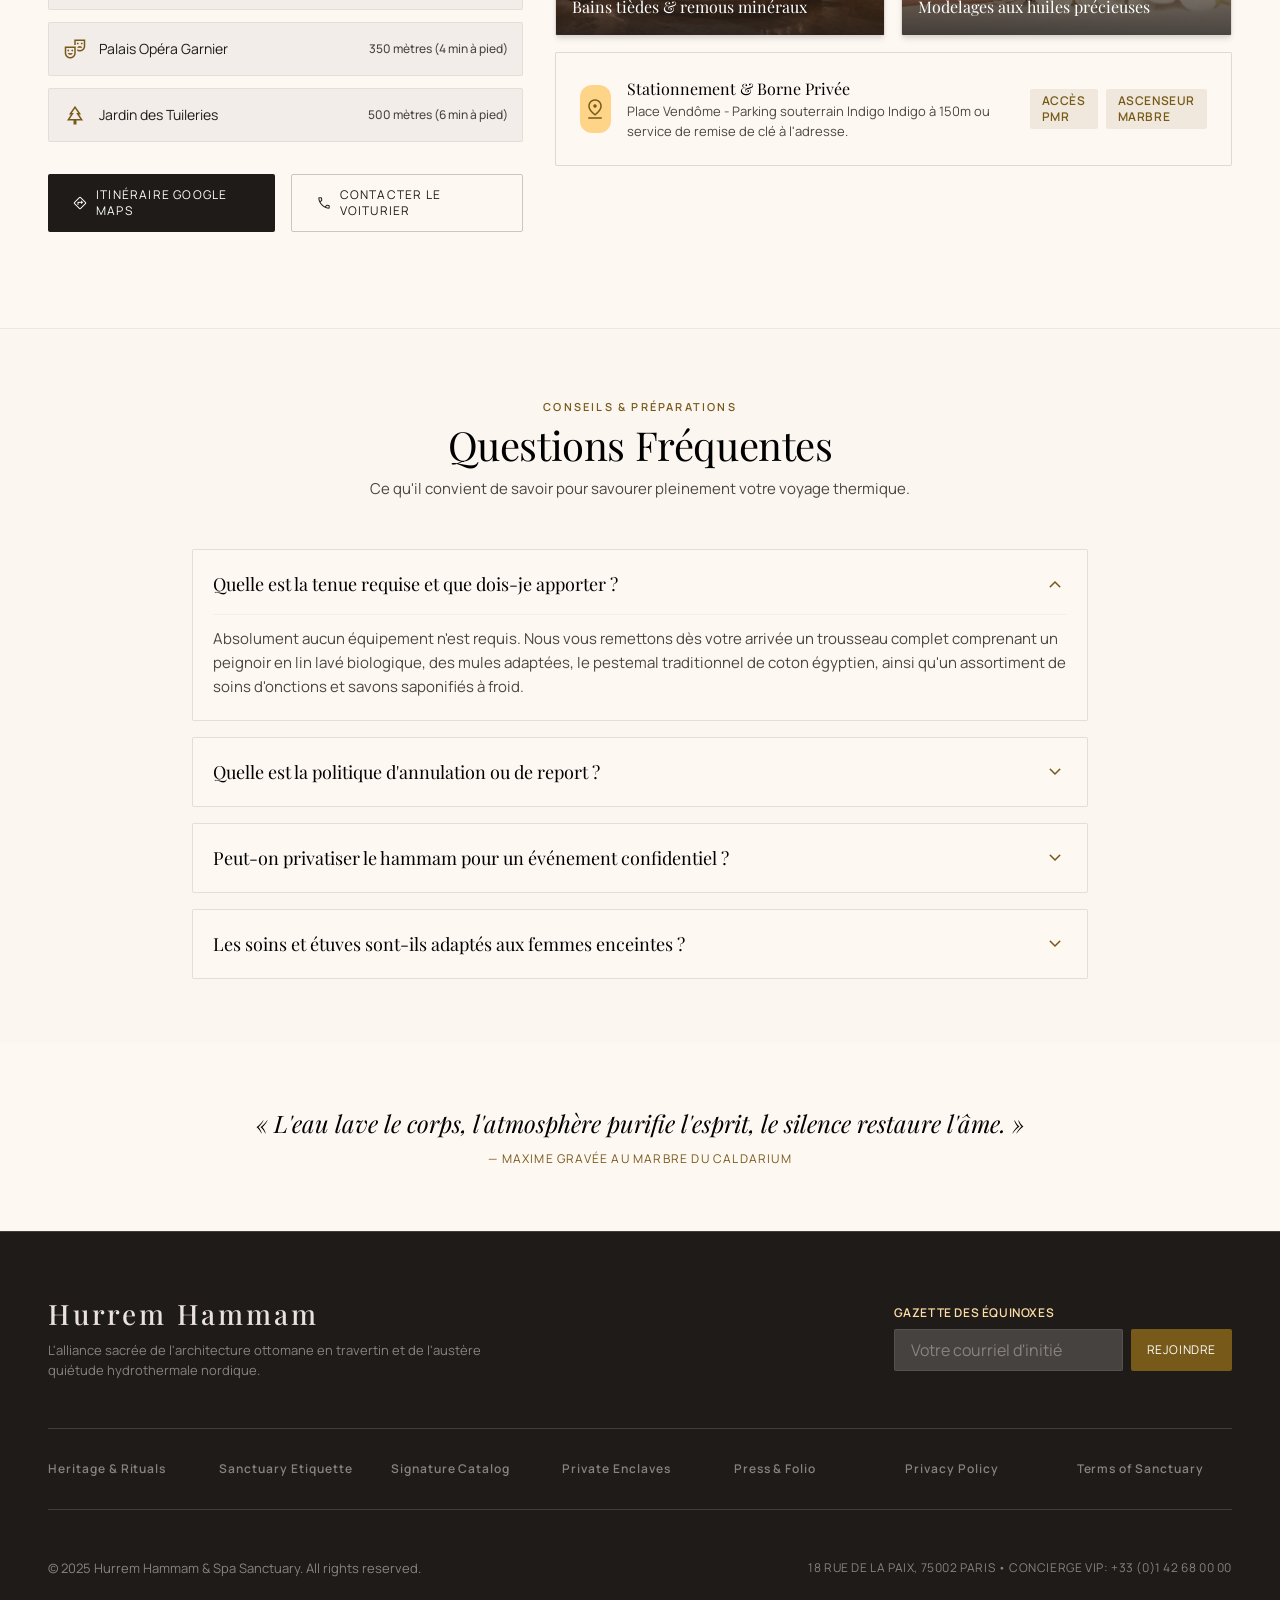
<file: contact.html>
<!DOCTYPE html>

<html class="scroll-smooth" lang="fr"><head>
<meta charset="utf-8"/>
<meta content="width=device-width, initial-scale=1.0" name="viewport"/>
<title>Contact &amp; Réservations — Hurrem Hammam Beauty &amp; SPA</title>
<!-- Fonts -->
<link href="https://fonts.googleapis.com" rel="preconnect"/>
<link crossorigin="" href="https://fonts.gstatic.com" rel="preconnect"/>
<link href="https://fonts.googleapis.com/css2?family=Manrope:wght@300;400;500;600;700&amp;family=Playfair+Display:ital,wght@0,400;0,500;0,600;0,700;1,400&amp;display=swap" rel="stylesheet"/>
<!-- Material Symbols Outlined -->
<link href="https://fonts.googleapis.com/css2?family=Material+Symbols+Outlined:wght,FILL@100..700,0..1&amp;display=swap" rel="stylesheet"/>
<link href="https://fonts.googleapis.com/css2?family=Material+Symbols+Outlined:wght,FILL@100..700,0..1&amp;display=swap" rel="stylesheet"/>
<!-- Tailwind CSS -->


<style>
    .material-symbols-outlined {
      font-variation-settings: 'FILL' 0, 'wght' 300, 'GRAD' 0, 'opsz' 24;
      display: inline-block;
      vertical-align: middle;
    }
    .custom-scroll::-webkit-scrollbar {
      width: 4px;
    }
    .custom-scroll::-webkit-scrollbar-thumb {
      background: #d0c4be;
      border-radius: 4px;
    }
    .gold-glow {
      box-shadow: 0 0 25px -5px rgba(197, 160, 89, 0.25);
    }
  </style>
<link rel="stylesheet" href="styles.css">
<link rel="icon" type="image/svg+xml" href="favicon.svg">
<link rel="shortcut icon" href="favicon.ico">
</head>
<body class="bg-background text-on-surface font-body-md antialiased selection:bg-secondary-fixed selection:text-on-secondary-fixed min-h-screen flex flex-col">
<!-- TOP NAVIGATION BAR (Shared Component Source of Truth) -->
<header class="fixed top-0 inset-x-0 z-50 w-full bg-surface-container-low/80 dark:bg-inverse-surface/80 backdrop-blur-md border-b border-outline-variant/40 dark:border-outline/20 shadow-sm dark:shadow-none transition-all duration-300">
<div class="flex justify-between items-center w-full max-w-7xl mx-auto px-6 md:px-12 py-5">
<!-- Brand Logo -->
<a class="flex items-center gap-3 group" href="index.html">
<span class="material-symbols-outlined text-secondary text-2xl group-hover:rotate-45 transition-transform duration-500">spa</span>
<div class="flex flex-col">
<span class="font-headline-md text-headline-md tracking-wider text-primary dark:text-inverse-primary leading-tight">Hurrem Hammam</span>
<span class="font-label-sm text-[10px] tracking-[0.25em] text-secondary uppercase font-semibold">Beauty &amp; SPA Sanctuary</span>
</div>
</a>
<!-- Desktop Navigation Links (Contextual Active State: 'Contact') -->
<nav class="hidden md:flex items-center gap-8">
<a class="font-label-lg text-label-lg text-on-surface-variant dark:text-on-primary-container pb-1 transition-colors duration-200 hover:text-secondary dark:hover:text-secondary-fixed" href="index.html">Home</a>
<a class="font-label-lg text-label-lg text-on-surface-variant dark:text-on-primary-container pb-1 transition-colors duration-200 hover:text-secondary dark:hover:text-secondary-fixed" href="services.html">Services</a>
<a class="font-label-lg text-label-lg border-b-2 border-secondary text-primary dark:text-secondary-fixed pb-1 font-semibold hover:text-secondary dark:hover:text-secondary-fixed" href="contact.html">Contact</a>
</nav>
<!-- Trailing Action Controls -->
<div class="flex items-center gap-4">
<a class="hidden lg:flex items-center gap-2 px-4 py-2 text-primary border border-secondary/40 hover:border-secondary hover:bg-secondary/5 font-label-md text-label-md tracking-wider uppercase transition-all duration-300 rounded" href="tel:+33142680000">
<span class="material-symbols-outlined text-sm text-secondary">phone_in_talk</span>
          VIP Concierge
        </a>
<a class="px-5 py-2.5 bg-primary-container text-surface-container-lowest hover:bg-secondary transition-all duration-300 font-label-md text-label-md tracking-widest uppercase flex items-center gap-2 rounded shadow-sm hover:shadow active:scale-95" href="#ceremonial-booking">
<span class="material-symbols-outlined text-base">calendar_month</span>
<span>Reserve Sanctuary</span>
</a>
</div>
</div>
</header>
<!-- MAIN CANVAS -->
<main class="flex-grow pt-28">
<!-- 1. HERO HEADER BANNER -->
<section class="relative px-6 md:px-12 py-12 md:py-20 max-w-7xl mx-auto">
<div class="grid grid-cols-1 lg:grid-cols-12 gap-10 items-center">
<!-- Left Content -->
<div class="lg:col-span-7 flex flex-col gap-6">
<div class="inline-flex items-center gap-2.5 self-start px-3.5 py-1.5 rounded-full bg-secondary-fixed/50 border border-secondary/30 text-secondary font-label-sm text-label-sm uppercase tracking-widest">
<span class="w-1.5 h-1.5 rounded-full bg-secondary animate-pulse"></span>
            CONCIERGERIE &amp; RÉSERVATIONS SINGULIÈRES
          </div>
<h1 class="font-display-lg-mobile md:font-display-lg text-display-lg-mobile md:text-display-lg text-primary leading-none tracking-tight">
            Réserver Votre Parenthèse de Pure Sérénité Minérale
          </h1>
<p class="font-body-lg text-body-lg text-on-surface-variant max-w-2xl leading-relaxed">
            Pénétrez sous les voûtes de marbre calacatta et de travertin sculpté. Afin de préserver la plénitude acoustique et l'intimité sacrée de nos hôtes, le nombre de curistes simultanés est strictement restreint à douze âmes par séquence thermique.
          </p>
<!-- Assurance Badges Grid -->
<div class="grid grid-cols-2 sm:grid-cols-4 gap-3 pt-4 border-t border-outline-variant/30">
<div class="flex items-center gap-2">
<span class="material-symbols-outlined text-secondary text-base">schedule</span>
<span class="font-label-sm text-label-sm text-on-surface font-medium">Réponse sous 2h garantie</span>
</div>
<div class="flex items-center gap-2">
<span class="material-symbols-outlined text-secondary text-base">meeting_room</span>
<span class="font-label-sm text-label-sm text-on-surface font-medium">Suite vestiaire privative en lin</span>
</div>
<div class="flex items-center gap-2">
<span class="material-symbols-outlined text-secondary text-base">directions_car</span>
<span class="font-label-sm text-label-sm text-on-surface font-medium">Voiturier offert Place Vendôme</span>
</div>
<div class="flex items-center gap-2">
<span class="material-symbols-outlined text-secondary text-base">eco</span>
<span class="font-label-sm text-label-sm text-on-surface font-medium">Onctions nobles certifiées bio</span>
</div>
</div>
</div>
<!-- Right Featured Visual Showcase -->
<div class="lg:col-span-5 relative">
<div class="relative overflow-hidden rounded border border-outline-variant/60 shadow-xl bg-surface-container">
<img class="w-full h-[460px] object-cover transition-transform duration-700 hover:scale-105" data-alt="An expansive Ottoman luxury hammam dome with authentic carved travertine marble arches, warm ambient steam rising under octagonal skylights with soft sunlight rays, central heated marble platform surrounded by glowing candles and pure turquoise hydrotherapy pool." src="./assets/pool_b89ee4c0.jpg"/>
<!-- Real-time Atmospheric Sensor Card (Overlay) -->
<div class="absolute bottom-4 inset-x-4 p-4 rounded bg-surface/90 backdrop-blur-md border border-outline-variant/40 shadow-lg">
<div class="flex items-center justify-between border-b border-outline-variant/30 pb-2 mb-2">
<span class="font-label-sm text-label-sm uppercase tracking-wider text-secondary flex items-center gap-1.5 font-semibold">
<span class="material-symbols-outlined text-sm">thermostat</span>
                  Indicateurs Bioclimatiques Immédiats
                </span>
<span class="text-[11px] font-label-sm text-on-surface-variant flex items-center gap-1">
<span class="w-1.5 h-1.5 rounded-full bg-emerald-600"></span> Calibré en direct
                </span>
</div>
<div class="grid grid-cols-3 text-center divide-x divide-outline-variant/40">
<div class="px-2">
<span class="block font-headline-sm text-headline-sm text-primary leading-none">42°C</span>
<span class="font-label-sm text-[10px] text-on-surface-variant uppercase tracking-wider">Cœur d'Étuve</span>
</div>
<div class="px-2">
<span class="block font-headline-sm text-headline-sm text-secondary leading-none">85%</span>
<span class="font-label-sm text-[10px] text-on-surface-variant uppercase tracking-wider">Brume Sereine</span>
</div>
<div class="px-2">
<span class="block font-headline-sm text-headline-sm text-primary leading-none">A+</span>
<span class="font-label-sm text-[10px] text-on-surface-variant uppercase tracking-wider">Pureté Filtrée</span>
</div>
</div>
</div>
</div>
</div>
</div>
</section>
<!-- SENSORY NOTES RIBBON (Design System Feature) -->
<div class="border-y border-outline-variant/40 bg-surface-container-low/60 py-3.5 px-6">
<div class="max-w-7xl mx-auto flex flex-wrap items-center justify-between gap-4 font-label-sm text-label-sm uppercase tracking-[0.16em] text-on-surface-variant">
<span class="flex items-center gap-2"><span class="text-secondary">✦</span> Cèdre de l'Atlas Distillé</span>
<span class="hidden sm:inline text-outline-variant">•</span>
<span class="flex items-center gap-2"><span class="text-secondary">✦</span> Eucalyptus Globulus Chaud</span>
<span class="hidden sm:inline text-outline-variant">•</span>
<span class="flex items-center gap-2"><span class="text-secondary">✦</span> Fleur d'Oranger Sauvage de Nabeul</span>
<span class="hidden sm:inline text-outline-variant">•</span>
<span class="flex items-center gap-2"><span class="text-secondary">✦</span> Ambre Blanc Minéralisé</span>
</div>
</div>
<!-- 2. INTERACTIVE BOOKING & CONCIERGE REQUEST FORM -->
<section class="px-6 md:px-12 py-16 md:py-24 max-w-7xl mx-auto" id="ceremonial-booking">
<div class="text-center max-w-2xl mx-auto mb-14">
<span class="font-label-sm text-label-sm uppercase tracking-[0.2em] text-secondary font-semibold">Formulaire d'Intention Privative</span>
<h2 class="font-headline-lg text-headline-lg text-primary mt-2 mb-3">Façonnez Votre Cérémonial</h2>
<p class="font-body-md text-body-md text-on-surface-variant">Chaque rituel s'orchestre comme une partition sur-mesure. Sélectionnez vos aspirations avant confirmation par notre Maître de Cérémonie.</p>
</div>
<form class="bg-surface-container-low/70 border border-outline-variant/50 rounded-lg p-6 md:p-12 shadow-sm flex flex-col gap-12" id="reservation-form" onsubmit="event.preventDefault(); document.getElementById('booking-confirmation').classList.remove('hidden');">
<!-- STEP 1: PROTOCOL SELECTION (Bento Interactive Cards) -->
<div>
<div class="flex items-center justify-between mb-6 pb-2 border-b border-outline-variant/30">
<div class="flex items-center gap-3">
<span class="w-6 h-6 rounded-full bg-secondary-container text-on-secondary-container flex items-center justify-center font-label-sm text-xs font-bold">1</span>
<h3 class="font-headline-sm text-headline-sm text-primary">Sélection du Protocole ou Rituel</h3>
</div>
<span class="font-label-sm text-label-sm text-on-surface-variant">Choix simple ou combinable</span>
</div>
<div class="grid grid-cols-1 md:grid-cols-2 lg:grid-cols-4 gap-4">
<!-- Ritual Card 1 -->
<label class="relative cursor-pointer group flex flex-col">
<input checked="" class="peer sr-only" name="protocol" type="radio" value="imperial"/>
<div class="h-full p-5 rounded border border-outline-variant/60 bg-surface peer-checked:border-secondary peer-checked:bg-secondary-fixed/15 peer-checked:shadow transition-all duration-300 flex flex-col justify-between">
<div>
<div class="flex justify-between items-start mb-2">
<span class="px-2 py-0.5 rounded bg-secondary/10 text-secondary font-label-sm text-[10px] uppercase font-bold tracking-wider">Signature Impériale</span>
<span class="font-headline-sm text-headline-sm text-primary">290€</span>
</div>
<h4 class="font-headline-sm text-lg text-primary group-hover:text-secondary transition-colors">Le Grand Rituel Hurrem</h4>
<p class="font-body-sm text-body-sm text-on-surface-variant mt-2 leading-relaxed">Gommage au savon noir d'olive &amp; gant de Kessa sur marbre tiède, bain de mousse voluptueux et onction de néroli.</p>
</div>
<div class="mt-4 pt-3 border-t border-outline-variant/20 flex items-center justify-between text-on-surface-variant font-label-sm text-xs">
<span class="flex items-center gap-1"><span class="material-symbols-outlined text-sm">schedule</span> 120 min</span>
<span class="flex items-center gap-1 text-secondary font-medium"><span class="material-symbols-outlined text-sm">check_circle</span> Inclus bain vapeur</span>
</div>
</div>
</label>
<!-- Ritual Card 2 -->
<label class="relative cursor-pointer group flex flex-col">
<input class="peer sr-only" name="protocol" type="radio" value="hydro"/>
<div class="h-full p-5 rounded border border-outline-variant/60 bg-surface peer-checked:border-secondary peer-checked:bg-secondary-fixed/15 peer-checked:shadow transition-all duration-300 flex flex-col justify-between">
<div>
<div class="flex justify-between items-start mb-2">
<span class="px-2 py-0.5 rounded bg-tertiary-fixed text-on-tertiary-fixed-variant font-label-sm text-[10px] uppercase font-bold tracking-wider">Hydro-Thermal</span>
<span class="font-headline-sm text-headline-sm text-primary">185€</span>
</div>
<h4 class="font-headline-sm text-lg text-primary group-hover:text-secondary transition-colors">Hydro-Vitalité Nordique</h4>
<p class="font-body-sm text-body-sm text-on-surface-variant mt-2 leading-relaxed">Alternance revigorante entre caldarium chaud, cascade boréale minérale et friction au sel cristallin d'Islande.</p>
</div>
<div class="mt-4 pt-3 border-t border-outline-variant/20 flex items-center justify-between text-on-surface-variant font-label-sm text-xs">
<span class="flex items-center gap-1"><span class="material-symbols-outlined text-sm">schedule</span> 90 min</span>
<span class="flex items-center gap-1 text-secondary font-medium"><span class="material-symbols-outlined text-sm">water_drop</span> Bains à remous</span>
</div>
</div>
</label>
<!-- Ritual Card 3 -->
<label class="relative cursor-pointer group flex flex-col">
<input class="peer sr-only" name="protocol" type="radio" value="hotstones"/>
<div class="h-full p-5 rounded border border-outline-variant/60 bg-surface peer-checked:border-secondary peer-checked:bg-secondary-fixed/15 peer-checked:shadow transition-all duration-300 flex flex-col justify-between">
<div>
<div class="flex justify-between items-start mb-2">
<span class="px-2 py-0.5 rounded bg-secondary/10 text-secondary font-label-sm text-[10px] uppercase font-bold tracking-wider">Holistique</span>
<span class="font-headline-sm text-headline-sm text-primary">210€</span>
</div>
<h4 class="font-headline-sm text-lg text-primary group-hover:text-secondary transition-colors">Botanique &amp; Pierres Chaudes</h4>
<p class="font-body-sm text-body-sm text-on-surface-variant mt-2 leading-relaxed">Modelage profond aux galets de basalte chauffés, élixirs tièdes d'argan pur pressé à froid et cèdre noble.</p>
</div>
<div class="mt-4 pt-3 border-t border-outline-variant/20 flex items-center justify-between text-on-surface-variant font-label-sm text-xs">
<span class="flex items-center gap-1"><span class="material-symbols-outlined text-sm">schedule</span> 75 min</span>
<span class="flex items-center gap-1 text-secondary font-medium"><span class="material-symbols-outlined text-sm">spa</span> Infusion détox</span>
</div>
</div>
</label>
<!-- Ritual Card 4 -->
<label class="relative cursor-pointer group flex flex-col">
<input class="peer sr-only" name="protocol" type="radio" value="duo"/>
<div class="h-full p-5 rounded border border-outline-variant/60 bg-surface peer-checked:border-secondary peer-checked:bg-secondary-fixed/15 peer-checked:shadow transition-all duration-300 flex flex-col justify-between">
<div>
<div class="flex justify-between items-start mb-2">
<span class="px-2 py-0.5 rounded bg-secondary-fixed text-on-secondary-fixed font-label-sm text-[10px] uppercase font-bold tracking-wider">Enclave Duo</span>
<span class="font-headline-sm text-headline-sm text-primary">540€</span>
</div>
<h4 class="font-headline-sm text-lg text-primary group-hover:text-secondary transition-colors">Cérémonie Duo en Suite Privée</h4>
<p class="font-body-sm text-body-sm text-on-surface-variant mt-2 leading-relaxed">Privatisation d'une alcôve marbrée, rituel des vapeurs à deux praticiens, coupe de champagne millésimé et loukoums d'orfèvre.</p>
</div>
<div class="mt-4 pt-3 border-t border-outline-variant/20 flex items-center justify-between text-on-surface-variant font-label-sm text-xs">
<span class="flex items-center gap-1"><span class="material-symbols-outlined text-sm">schedule</span> 150 min</span>
<span class="flex items-center gap-1 text-secondary font-medium"><span class="material-symbols-outlined text-sm">lock</span> Suite privative</span>
</div>
</div>
</label>
</div>
</div>
<!-- STEP 2: TEMPORALITÉ & CONFIGURATION -->
<div>
<div class="flex items-center justify-between mb-6 pb-2 border-b border-outline-variant/30">
<div class="flex items-center gap-3">
<span class="w-6 h-6 rounded-full bg-secondary-container text-on-secondary-container flex items-center justify-center font-label-sm text-xs font-bold">2</span>
<h3 class="font-headline-sm text-headline-sm text-primary">Temporalité &amp; Configuration</h3>
</div>
<span class="font-label-sm text-label-sm text-on-surface-variant">Créneaux préservés</span>
</div>
<div class="grid grid-cols-1 md:grid-cols-3 gap-6">
<!-- Date Picker -->
<div class="flex flex-col gap-2">
<label class="font-label-md text-label-md text-on-surface uppercase tracking-wider font-semibold">Date de Visite Souhaitée</label>
<div class="relative">
<input class="w-full bg-surface-container/60 border border-outline-variant focus:border-secondary focus:ring-0 rounded px-4 py-3 text-on-surface font-body-md" required="" type="date" value="2025-05-18"/>
</div>
</div>
<!-- Time Slots -->
<div class="flex flex-col gap-2">
<label class="font-label-md text-label-md text-on-surface uppercase tracking-wider font-semibold">Plage d'Immersion Thermique</label>
<select class="w-full bg-surface-container/60 border border-outline-variant focus:border-secondary focus:ring-0 rounded px-4 py-3 text-on-surface font-body-md">
<option>Matinée Sereine (09h00 - 12h00)</option>
<option>Matinée Dames - Réservée (Mar / Jeu 09h00 - 13h00)</option>
<option selected="">Après-midi Volupté (13h00 - 17h00)</option>
<option>Crépuscule &amp; Nocturne Mystique (18h00 - 22h00)</option>
</select>
</div>
<!-- Guests -->
<div class="flex flex-col gap-2">
<label class="font-label-md text-label-md text-on-surface uppercase tracking-wider font-semibold">Nombre d'Âmes Présentes</label>
<div class="grid grid-cols-4 gap-2">
<label class="cursor-pointer">
<input checked="" class="peer sr-only" name="guests" type="radio" value="1"/>
<div class="py-3 text-center border border-outline-variant/60 rounded bg-surface peer-checked:bg-primary-container peer-checked:text-surface peer-checked:border-primary-container font-label-md text-sm transition-all">1</div>
</label>
<label class="cursor-pointer">
<input class="peer sr-only" name="guests" type="radio" value="2"/>
<div class="py-3 text-center border border-outline-variant/60 rounded bg-surface peer-checked:bg-primary-container peer-checked:text-surface peer-checked:border-primary-container font-label-md text-sm transition-all">2</div>
</label>
<label class="cursor-pointer">
<input class="peer sr-only" name="guests" type="radio" value="3"/>
<div class="py-3 text-center border border-outline-variant/60 rounded bg-surface peer-checked:bg-primary-container peer-checked:text-surface peer-checked:border-primary-container font-label-md text-sm transition-all">3</div>
</label>
<label class="cursor-pointer">
<input class="peer sr-only" name="guests" type="radio" value="4+"/>
<div class="py-3 text-center border border-outline-variant/60 rounded bg-surface peer-checked:bg-primary-container peer-checked:text-surface peer-checked:border-primary-container font-label-md text-sm transition-all">4+ (Privé)</div>
</label>
</div>
</div>
</div>
</div>
<!-- STEP 3: COORDONNÉES & DOLÉANCES SINGULIÈRES -->
<div>
<div class="flex items-center justify-between mb-6 pb-2 border-b border-outline-variant/30">
<div class="flex items-center gap-3">
<span class="w-6 h-6 rounded-full bg-secondary-container text-on-secondary-container flex items-center justify-center font-label-sm text-xs font-bold">3</span>
<h3 class="font-headline-sm text-headline-sm text-primary">Coordonnées &amp; Doléances Singulières</h3>
</div>
<span class="font-label-sm text-label-sm text-on-surface-variant">Confidentialité absolue</span>
</div>
<div class="grid grid-cols-1 md:grid-cols-3 gap-6">
<div class="flex flex-col gap-2">
<label class="font-label-md text-label-md text-on-surface uppercase tracking-wider font-semibold">Civilité &amp; Nom Complet</label>
<input class="w-full bg-surface-container/60 border border-outline-variant focus:border-secondary focus:ring-0 rounded px-4 py-3 text-on-surface placeholder:text-on-surface-variant/40 font-body-md" placeholder="ex. Baronne de Saint-Amand" required="" type="text"/>
</div>
<div class="flex flex-col gap-2">
<label class="font-label-md text-label-md text-on-surface uppercase tracking-wider font-semibold">Téléphone / WhatsApp Concierge</label>
<input class="w-full bg-surface-container/60 border border-outline-variant focus:border-secondary focus:ring-0 rounded px-4 py-3 text-on-surface placeholder:text-on-surface-variant/40 font-body-md" placeholder="+33 6 00 00 00 00" required="" type="tel"/>
</div>
<div class="flex flex-col gap-2">
<label class="font-label-md text-label-md text-on-surface uppercase tracking-wider font-semibold">Courriel de Confirmation</label>
<input class="w-full bg-surface-container/60 border border-outline-variant focus:border-secondary focus:ring-0 rounded px-4 py-3 text-on-surface placeholder:text-on-surface-variant/40 font-body-md" placeholder="contact@domaine.com" required="" type="email"/>
</div>
</div>
<div class="grid grid-cols-1 md:grid-cols-2 gap-6 mt-6">
<div class="flex flex-col gap-2">
<label class="font-label-md text-label-md text-on-surface uppercase tracking-wider font-semibold">Attribution Praticien(ne)</label>
<select class="w-full bg-surface-container/60 border border-outline-variant focus:border-secondary focus:ring-0 rounded px-4 py-3 text-on-surface font-body-md">
<option>Indifférent — Selon expertise du protocole</option>
<option>Praticienne Femme exclusivement</option>
<option>Praticien Homme exclusivement</option>
<option>Maître Hammamiste Sénior (+40€)</option>
</select>
</div>
<div class="flex flex-col gap-2">
<label class="font-label-md text-label-md text-on-surface uppercase tracking-wider font-semibold">Allergies, Température &amp; Notes Olfactives</label>
<input class="w-full bg-surface-container/60 border border-outline-variant focus:border-secondary focus:ring-0 rounded px-4 py-3 text-on-surface placeholder:text-on-surface-variant/40 font-body-md" placeholder="Sensibilité aux huiles essentielles, grossesse, chaleur modérée..." type="text"/>
</div>
</div>
</div>
<!-- STEP 4: SUBMISSION & CONFIRMATION -->
<div class="pt-6 border-t border-outline-variant/30 flex flex-col md:flex-row items-center justify-between gap-6">
<div class="flex items-center gap-3">
<input class="w-4 h-4 rounded border-secondary text-primary focus:ring-0 cursor-pointer" id="terms" required="" type="checkbox"/>
<label class="font-body-sm text-body-sm text-on-surface-variant cursor-pointer select-none" for="terms">
              J'accepte le protocole de quiétude du sanctuaire et les conditions d'annulation gracieuse jusqu'à 24h avant le rituel.
            </label>
</div>
<button class="w-full md:w-auto px-10 py-4 bg-primary-container text-surface-container-lowest hover:bg-secondary transition-all duration-300 font-label-lg text-label-lg tracking-widest uppercase flex items-center justify-center gap-3 rounded shadow hover:shadow-lg active:scale-95" type="submit">
<span>Transmettre la Demande de Réservation</span>
<span class="material-symbols-outlined text-base">east</span>
</button>
</div>
<!-- Success Toast Mock -->
<div class="hidden p-4 rounded bg-secondary-fixed/40 border border-secondary text-on-secondary-fixed flex items-center justify-between gap-4" id="booking-confirmation">
<div class="flex items-center gap-3">
<span class="material-symbols-outlined text-secondary text-2xl">verified</span>
<div>
<p class="font-label-lg font-bold">Votre demande a été confiée à notre Maître de Cérémonie.</p>
<p class="font-body-sm">Un conseiller de la conciergerie vous contactera sous 120 minutes pour finaliser vos créneaux et vos accès voiturier.</p>
</div>
</div>
<button class="text-xs uppercase font-bold tracking-widest text-secondary hover:underline" onclick="document.getElementById('booking-confirmation').classList.add('hidden')" type="button">Fermer</button>
</div>
</form>
</section>
<!-- 3. PRACTICAL INFORMATION BENTO (Les Clés du Sanctuaire) -->
<section class="px-6 md:px-12 py-16 bg-surface-container-low/50 border-y border-outline-variant/30">
<div class="max-w-7xl mx-auto">
<div class="flex flex-col md:flex-row md:items-end justify-between mb-12 gap-4">
<div>
<span class="font-label-sm text-label-sm uppercase tracking-[0.2em] text-secondary font-semibold">Repères &amp; Protocoles d'Accès</span>
<h2 class="font-headline-lg text-headline-lg text-primary mt-1">Les Clés du Sanctuaire</h2>
</div>
<p class="font-body-md text-body-md text-on-surface-variant max-w-md">Une logistique invisible conçue pour préserver votre lâcher-prise dès le seuil de la cour d'honneur.</p>
</div>
<div class="grid grid-cols-1 md:grid-cols-2 lg:grid-cols-4 gap-6">
<!-- Card 1: Horaires -->
<div class="p-6 rounded bg-surface border border-outline-variant/50 shadow-sm hover:border-secondary/60 transition-all flex flex-col justify-between">
<div>
<div class="w-10 h-10 rounded-full bg-secondary/10 flex items-center justify-center text-secondary mb-4">
<span class="material-symbols-outlined text-xl">hourglass_top</span>
</div>
<h3 class="font-headline-sm text-lg text-primary mb-2">Horaires d'Immersion</h3>
<ul class="space-y-2 font-body-sm text-body-sm text-on-surface-variant">
<li class="flex justify-between border-b border-outline-variant/20 pb-1">
<span>Lundi — Dimanche</span>
<span class="font-medium text-on-surface">09h00 — 22h00</span>
</li>
<li class="flex justify-between border-b border-outline-variant/20 pb-1">
<span>Matinées Dames (Mar &amp; Jeu)</span>
<span class="font-medium text-on-surface">09h00 — 13h00</span>
</li>
<li class="flex justify-between">
<span>Privatisations Nocturnes</span>
<span class="font-medium text-on-surface">Dès 21h30</span>
</li>
</ul>
</div>
<span class="mt-4 pt-3 font-label-sm text-[10px] uppercase tracking-wider text-secondary flex items-center gap-1 font-semibold">
              Dernière admission à 20h00
            </span>
</div>
<!-- Card 2: Concierge Dédié -->
<div class="p-6 rounded bg-surface border border-outline-variant/50 shadow-sm hover:border-secondary/60 transition-all flex flex-col justify-between">
<div>
<div class="w-10 h-10 rounded-full bg-secondary/10 flex items-center justify-center text-secondary mb-4">
<span class="material-symbols-outlined text-xl">support_agent</span>
</div>
<h3 class="font-headline-sm text-lg text-primary mb-2">Concierge &amp; Hotline</h3>
<p class="font-body-sm text-body-sm text-on-surface-variant mb-4">Notre Maître d'Hôtel répond personnellement à toute convenance ou requête particulière.</p>
<div class="space-y-2">
<a class="block font-headline-sm text-base text-primary hover:text-secondary transition-colors" href="tel:+33142680000">
                  +33 (0)1 42 68 00 00
                </a>
<a class="flex items-center gap-1.5 font-label-md text-xs text-secondary hover:underline" href="https://wa.me/33788124590">
<span class="material-symbols-outlined text-sm">chat</span>
                  WhatsApp VIP: +33 7 88 12 45 90
                </a>
</div>
</div>
<span class="mt-4 pt-3 font-label-sm text-[10px] uppercase tracking-wider text-on-surface-variant flex items-center gap-1">
<span class="w-1.5 h-1.5 rounded-full bg-secondary"></span> Réponse garantie &lt; 2h
            </span>
</div>
<!-- Card 3: Adresse & Écrin -->
<div class="p-6 rounded bg-surface border border-outline-variant/50 shadow-sm hover:border-secondary/60 transition-all flex flex-col justify-between">
<div>
<div class="w-10 h-10 rounded-full bg-secondary/10 flex items-center justify-center text-secondary mb-4">
<span class="material-symbols-outlined text-xl">location_on</span>
</div>
<h3 class="font-headline-sm text-lg text-primary mb-2">Adresse &amp; Écrin</h3>
<address class="not-italic font-body-sm text-body-sm text-on-surface-variant space-y-1">
<p class="font-semibold text-on-surface">18 Rue de la Paix</p>
<p>75002 Paris, France</p>
<p class="text-xs text-outline pt-1">Hôtel particulier d'époque, cour pavée secrète. Sonnette d'airain discrète au portail n°18.</p>
</address>
</div>
<a class="mt-4 pt-3 font-label-sm text-[11px] uppercase tracking-wider text-secondary flex items-center gap-1 font-semibold hover:underline" href="#sanctuary-map">
              Plan d'accès détaillé <span class="material-symbols-outlined text-xs">south</span>
</a>
</div>
<!-- Card 4: Accueil, Vestiaire & Voiturier -->
<div class="p-6 rounded bg-surface border border-outline-variant/50 shadow-sm hover:border-secondary/60 transition-all flex flex-col justify-between">
<div>
<div class="w-10 h-10 rounded-full bg-secondary/10 flex items-center justify-center text-secondary mb-4">
<span class="material-symbols-outlined text-xl">local_taxi</span>
</div>
<h3 class="font-headline-sm text-lg text-primary mb-2">Accueil &amp; Voiturier</h3>
<p class="font-body-sm text-body-sm text-on-surface-variant mb-3">Service voiturier gracieusement offert devant le perron. Prise en charge sécurisée de votre véhicule.</p>
<ul class="font-body-sm text-xs text-on-surface-variant space-y-1">
<li class="flex items-center gap-1.5"><span class="text-secondary">✔</span> Vestiaire privé en bois de cèdre</li>
<li class="flex items-center gap-1.5"><span class="text-secondary">✔</span> Peignoirs en lin lavé et babouches</li>
<li class="flex items-center gap-1.5"><span class="text-secondary">✔</span> Thé à la menthe &amp; douceurs</li>
</ul>
</div>
<span class="mt-4 pt-3 font-label-sm text-[10px] uppercase tracking-wider text-on-surface-variant">
              Tenues fournies gracieusement
            </span>
</div>
</div>
</div>
</section>
<!-- 4. AESTHETIC MAP & DIRECTIONS CARD (Au Cœur du Triangle d'Or Minéral) -->
<section class="px-6 md:px-12 py-16 md:py-24 max-w-7xl mx-auto" id="sanctuary-map">
<div class="grid grid-cols-1 lg:grid-cols-12 gap-8 items-center">
<!-- Left: Context & Vignettes -->
<div class="lg:col-span-5 flex flex-col gap-6">
<div class="inline-flex items-center gap-2 self-start px-3 py-1 rounded bg-secondary/10 text-secondary font-label-sm text-xs uppercase tracking-wider font-semibold">
            Quartier Vendôme — Opéra
          </div>
<h2 class="font-headline-lg text-headline-lg text-primary">Au Cœur du Triangle d'Or Minéral</h2>
<p class="font-body-md text-body-md text-on-surface-variant leading-relaxed">
            Niché entre l'ordonnancement royal de la Place Vendôme et les ors majestueux du Palais Garnier, Hurrem Hammam offre un refuge capitonné, imperméable à l'effervescence de la métropole.
          </p>
<!-- Pedestrian Distances Bento -->
<div class="space-y-3 pt-2">
<div class="p-3.5 rounded bg-surface-container border border-outline-variant/40 flex items-center justify-between">
<div class="flex items-center gap-3">
<span class="material-symbols-outlined text-secondary">explore</span>
<span class="font-label-md text-sm text-on-surface">Place Vendôme</span>
</div>
<span class="font-label-sm text-xs text-on-surface-variant font-medium">180 mètres (2 min à pied)</span>
</div>
<div class="p-3.5 rounded bg-surface-container border border-outline-variant/40 flex items-center justify-between">
<div class="flex items-center gap-3">
<span class="material-symbols-outlined text-secondary">theater_comedy</span>
<span class="font-label-md text-sm text-on-surface">Palais Opéra Garnier</span>
</div>
<span class="font-label-sm text-xs text-on-surface-variant font-medium">350 mètres (4 min à pied)</span>
</div>
<div class="p-3.5 rounded bg-surface-container border border-outline-variant/40 flex items-center justify-between">
<div class="flex items-center gap-3">
<span class="material-symbols-outlined text-secondary">park</span>
<span class="font-label-md text-sm text-on-surface">Jardin des Tuileries</span>
</div>
<span class="font-label-sm text-xs text-on-surface-variant font-medium">500 mètres (6 min à pied)</span>
</div>
</div>
<div class="flex gap-4 pt-2">
<a class="inline-flex items-center gap-2 px-6 py-3 bg-primary-container text-surface-container-lowest hover:bg-secondary font-label-md text-xs uppercase tracking-widest rounded transition-all duration-300" href="https://maps.google.com/?q=18+Rue+de+la+Paix+Paris" rel="noopener noreferrer" target="_blank">
<span class="material-symbols-outlined text-base">directions</span>
              Itinéraire Google Maps
            </a>
<a class="inline-flex items-center gap-2 px-6 py-3 border border-outline-variant hover:border-secondary font-label-md text-xs uppercase tracking-widest text-on-surface rounded transition-all duration-300" href="tel:+33142680000">
<span class="material-symbols-outlined text-base">call</span>
              Contacter le Voiturier
            </a>
</div>
</div>
<!-- Right: Sensory Ambience & Visual Cartography Component -->
<div class="lg:col-span-7 grid grid-cols-1 md:grid-cols-2 gap-4">
<!-- Image Card 1: Hydrowellness Pool (User provided context) -->
<div class="group relative rounded overflow-hidden border border-outline-variant/60 shadow-md h-72">
<img class="w-full h-full object-cover group-hover:scale-105 transition-transform duration-700" data-alt="Luxurious indoor heated hydrotherapy stone pool surrounded by candlelight arches and fragrant eucalyptus greenery, soft misty atmosphere with warm Mediterranean travertine textures in an ultra-exclusive spa sanctuary." src="./assets/pool_e628aff2.jpg"/>
<div class="absolute inset-0 bg-gradient-to-t from-primary-container/80 via-transparent to-transparent flex items-end p-4">
<div>
<span class="font-label-sm text-[10px] uppercase text-secondary font-bold tracking-widest">Bassin Hydro-Vitalité</span>
<p class="font-headline-sm text-base text-surface-container-lowest">Bains tièdes &amp; remous minéraux</p>
</div>
</div>
</div>
<!-- Image Card 2: Essential IMAGE_9 Placeholder as required -->
<div class="group relative rounded overflow-hidden border border-outline-variant/60 shadow-md h-72">
<img alt="Holistic aromatherapy massage in an opulent tranquil private treatment suite" class="w-full h-full object-cover group-hover:scale-105 transition-transform duration-700" src="./assets/massage_338a868e.jpg"/>
<div class="absolute inset-0 bg-gradient-to-t from-primary-container/80 via-transparent to-transparent flex items-end p-4">
<div>
<span class="font-label-sm text-[10px] uppercase text-secondary font-bold tracking-widest">Suite Botanique</span>
<p class="font-headline-sm text-base text-surface-container-lowest">Modelages aux huiles précieuses</p>
</div>
</div>
</div>
<!-- Stylized Travertine Map Plate -->
<div class="md:col-span-2 p-6 rounded bg-surface border border-outline-variant/60 flex flex-col md:flex-row items-center justify-between gap-4">
<div class="flex items-center gap-4">
<div class="w-12 h-12 rounded-full bg-secondary-container text-on-secondary-container flex items-center justify-center">
<span class="material-symbols-outlined text-2xl">pin_drop</span>
</div>
<div>
<span class="font-headline-sm text-base text-primary">Stationnement &amp; Borne Privée</span>
<p class="font-body-sm text-body-sm text-on-surface-variant">Place Vendôme - Parking souterrain Indigo Indigo à 150m ou service de remise de clé à l'adresse.</p>
</div>
</div>
<div class="flex items-center gap-2">
<span class="px-3 py-1 rounded bg-secondary/10 text-secondary font-label-sm text-xs font-semibold uppercase tracking-wider">Accès PMR</span>
<span class="px-3 py-1 rounded bg-secondary/10 text-secondary font-label-sm text-xs font-semibold uppercase tracking-wider">Ascenseur Marbre</span>
</div>
</div>
</div>
</div>
</section>
<!-- 5. QUESTIONS FRÉQUENTES (FAQ Accordions) -->
<section class="px-6 md:px-12 py-16 bg-surface-container-low/40 border-t border-outline-variant/30">
<div class="max-w-4xl mx-auto">
<div class="text-center mb-12">
<span class="font-label-sm text-label-sm uppercase tracking-[0.2em] text-secondary font-semibold">Conseils &amp; Préparations</span>
<h2 class="font-headline-lg text-headline-lg text-primary mt-1">Questions Fréquentes</h2>
<p class="font-body-md text-body-md text-on-surface-variant mt-2">Ce qu'il convient de savoir pour savourer pleinement votre voyage thermique.</p>
</div>
<div class="space-y-4">
<!-- Accordion Item 1 -->
<details class="group bg-surface rounded border border-outline-variant/50 p-5 [&amp;_summary::-webkit-details-marker]:hidden cursor-pointer" open="">
<summary class="flex justify-between items-center font-headline-sm text-lg text-primary">
<span>Quelle est la tenue requise et que dois-je apporter ?</span>
<span class="material-symbols-outlined text-secondary transition-transform group-open:rotate-180">expand_more</span>
</summary>
<p class="mt-4 font-body-md text-body-md text-on-surface-variant leading-relaxed border-t border-outline-variant/20 pt-3">
              Absolument aucun équipement n'est requis. Nous vous remettons dès votre arrivée un trousseau complet comprenant un peignoir en lin lavé biologique, des mules adaptées, le pestemal traditionnel de coton égyptien, ainsi qu'un assortiment de soins d'onctions et savons saponifiés à froid.
            </p>
</details>
<!-- Accordion Item 2 -->
<details class="group bg-surface rounded border border-outline-variant/50 p-5 [&amp;_summary::-webkit-details-marker]:hidden cursor-pointer">
<summary class="flex justify-between items-center font-headline-sm text-lg text-primary">
<span>Quelle est la politique d'annulation ou de report ?</span>
<span class="material-symbols-outlined text-secondary transition-transform group-open:rotate-180">expand_more</span>
</summary>
<p class="mt-4 font-body-md text-body-md text-on-surface-variant leading-relaxed border-t border-outline-variant/20 pt-3">
              Les réservations individuelles peuvent être déplacées ou annulées sans frais jusqu'à 24 heures précédant le créneau. Pour les privatisations d'alcôves complètes ou cérémonies en Duo, un préavis de 48 heures est requis afin de réaffecter nos praticiens.
            </p>
</details>
<!-- Accordion Item 3 -->
<details class="group bg-surface rounded border border-outline-variant/50 p-5 [&amp;_summary::-webkit-details-marker]:hidden cursor-pointer">
<summary class="flex justify-between items-center font-headline-sm text-lg text-primary">
<span>Peut-on privatiser le hammam pour un événement confidentiel ?</span>
<span class="material-symbols-outlined text-secondary transition-transform group-open:rotate-180">expand_more</span>
</summary>
<p class="mt-4 font-body-md text-body-md text-on-surface-variant leading-relaxed border-t border-outline-variant/20 pt-3">
              Oui. La coupole centrale et ses bassins annexes peuvent être intégralement privatisés en soirée à partir de 20h30 pour des célébrations exclusives, réunions d'équipes prestigieuses ou cérémonies intimes, jusqu'à 25 convives avec cocktail détox ou dînatoire raffiné.
            </p>
</details>
<!-- Accordion Item 4 -->
<details class="group bg-surface rounded border border-outline-variant/50 p-5 [&amp;_summary::-webkit-details-marker]:hidden cursor-pointer">
<summary class="flex justify-between items-center font-headline-sm text-lg text-primary">
<span>Les soins et étuves sont-ils adaptés aux femmes enceintes ?</span>
<span class="material-symbols-outlined text-secondary transition-transform group-open:rotate-180">expand_more</span>
</summary>
<p class="mt-4 font-body-md text-body-md text-on-surface-variant leading-relaxed border-t border-outline-variant/20 pt-3">
              Nous proposons le protocole « Douceur Maternelle » à partir du 2ème trimestre de grossesse. L'accès aux étuves très chaudes (&gt;38°C) est déconseillé, mais nos alcôves tièdes ainsi que les modelages relaxants en position latérale aux huiles neutres sont spécifiquement conçus pour votre bien-être.
            </p>
</details>
</div>
</div>
</section>
<!-- QUOTE SECTOR -->
<section class="py-16 text-center px-6">
<blockquote class="font-headline-md italic text-primary max-w-3xl mx-auto text-xl md:text-2xl leading-relaxed">
        « L'eau lave le corps, l'atmosphère purifie l'esprit, le silence restaure l'âme. »
      </blockquote>
<p class="font-label-sm text-xs uppercase tracking-widest text-secondary mt-3">— Maxime gravée au marbre du Caldarium</p>
</section>
</main>
<!-- EDITORIAL FOOTER (Shared Component Source of Truth) -->
<footer class="w-full block bg-primary-container dark:bg-surface-container-lowest text-primary-fixed dark:text-on-surface border-t border-outline-variant/20 dark:border-outline/30">
<div class="w-full max-w-7xl mx-auto px-6 md:px-12 py-16 flex flex-col gap-12">
<!-- Top Section -->
<div class="flex flex-col md:flex-row justify-between items-start md:items-center gap-8">
<div>
<span class="font-headline-md text-headline-md tracking-widest text-primary-fixed dark:text-on-surface">Hurrem Hammam</span>
<p class="font-body-sm text-body-sm text-on-primary-container dark:text-on-surface-variant mt-2 max-w-md">
            L'alliance sacrée de l'architecture ottomane en travertin et de l'austère quiétude hydrothermale nordique.
          </p>
</div>
<!-- Newsletter Subscription / Gazette -->
<div class="w-full md:w-auto">
<span class="font-label-md text-label-md tracking-wider uppercase text-secondary-fixed block mb-2">Gazette des Équinoxes</span>
<form class="flex gap-2" onsubmit="event.preventDefault();">
<input class="bg-surface-container-highest/20 border border-outline/30 rounded px-4 py-2 font-body-sm text-primary-fixed placeholder:text-on-primary-container focus:outline-none focus:border-secondary" placeholder="Votre courriel d'initié" type="email"/>
<button class="px-4 py-2 bg-secondary text-surface-container-lowest hover:bg-secondary-fixed hover:text-on-secondary-fixed font-label-md text-xs uppercase tracking-wider rounded transition-colors" type="submit">
              Rejoindre
            </button>
</form>
</div>
</div>
<!-- Links Grid (Exact Labels from JSON) -->
<div class="border-y border-outline-variant/20 py-8 grid grid-cols-2 sm:grid-cols-3 md:grid-cols-4 lg:grid-cols-7 gap-4">
<a class="font-label-md text-label-md text-on-primary-container dark:text-on-surface-variant hover:text-secondary-fixed dark:hover:text-secondary transition-colors duration-200" href="heritage.html">Heritage &amp; Rituals</a>
<a class="font-label-md text-label-md text-on-primary-container dark:text-on-surface-variant hover:text-secondary-fixed dark:hover:text-secondary transition-colors duration-200" href="etiquette.html">Sanctuary Etiquette</a>
<a class="font-label-md text-label-md text-on-primary-container dark:text-on-surface-variant hover:text-secondary-fixed dark:hover:text-secondary transition-colors duration-200" href="catalog.html">Signature Catalog</a>
<a class="font-label-md text-label-md text-on-primary-container dark:text-on-surface-variant hover:text-secondary-fixed dark:hover:text-secondary transition-colors duration-200" href="enclaves.html">Private Enclaves</a>
<a class="font-label-md text-label-md text-on-primary-container dark:text-on-surface-variant hover:text-secondary-fixed dark:hover:text-secondary transition-colors duration-200" href="press.html">Press &amp; Folio</a>
<a class="font-label-md text-label-md text-on-primary-container dark:text-on-surface-variant hover:text-secondary-fixed dark:hover:text-secondary transition-colors duration-200" href="privacy.html">Privacy Policy</a>
<a class="font-label-md text-label-md text-on-primary-container dark:text-on-surface-variant hover:text-secondary-fixed dark:hover:text-secondary transition-colors duration-200" href="terms.html">Terms of Sanctuary</a>
</div>
<!-- Bottom Legal Row -->
<div class="flex flex-col md:flex-row justify-between items-center gap-4 text-on-primary-container dark:text-on-surface-variant font-body-sm text-body-sm">
<p>© 2025 Hurrem Hammam &amp; Spa Sanctuary. All rights reserved.</p>
<p class="font-label-sm text-xs tracking-wider uppercase">18 Rue de la Paix, 75002 Paris • Concierge VIP: +33 (0)1 42 68 00 00</p>
</div>
</div>
</footer>
</body></html>
</file>
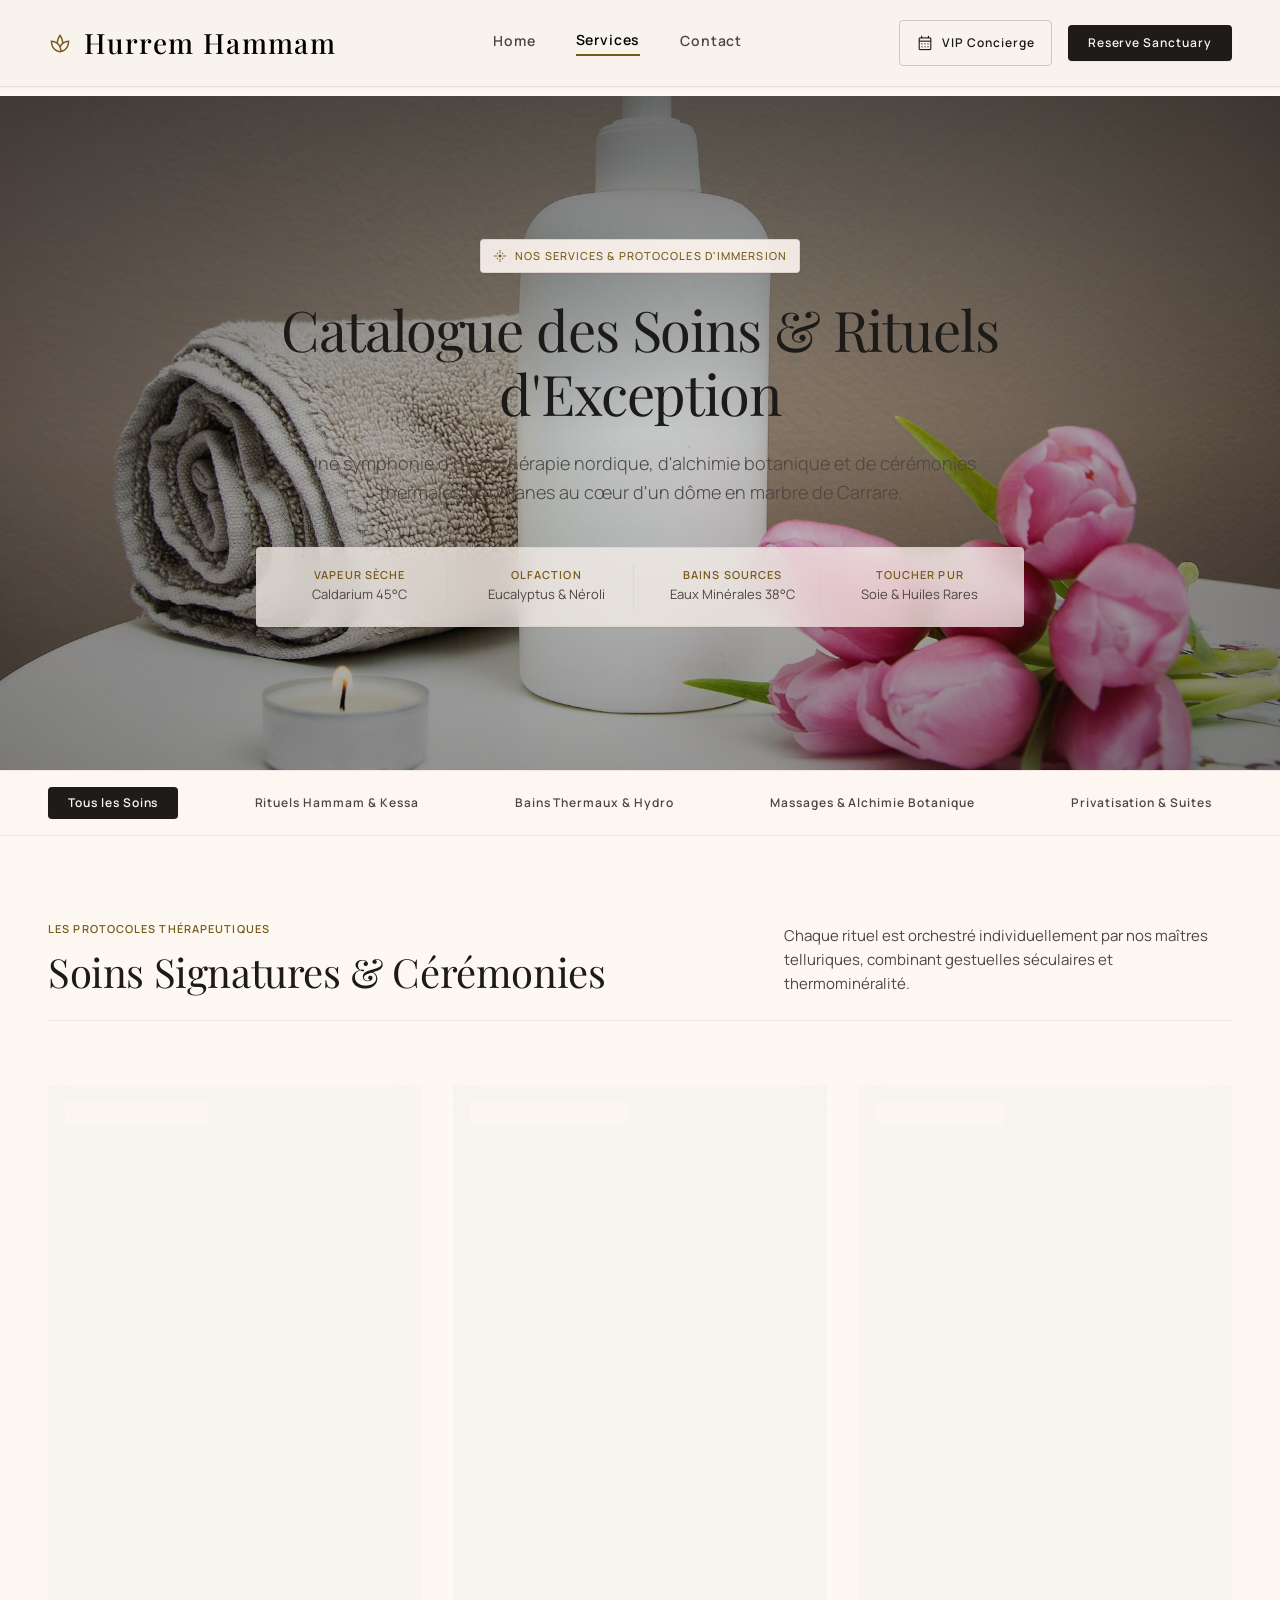
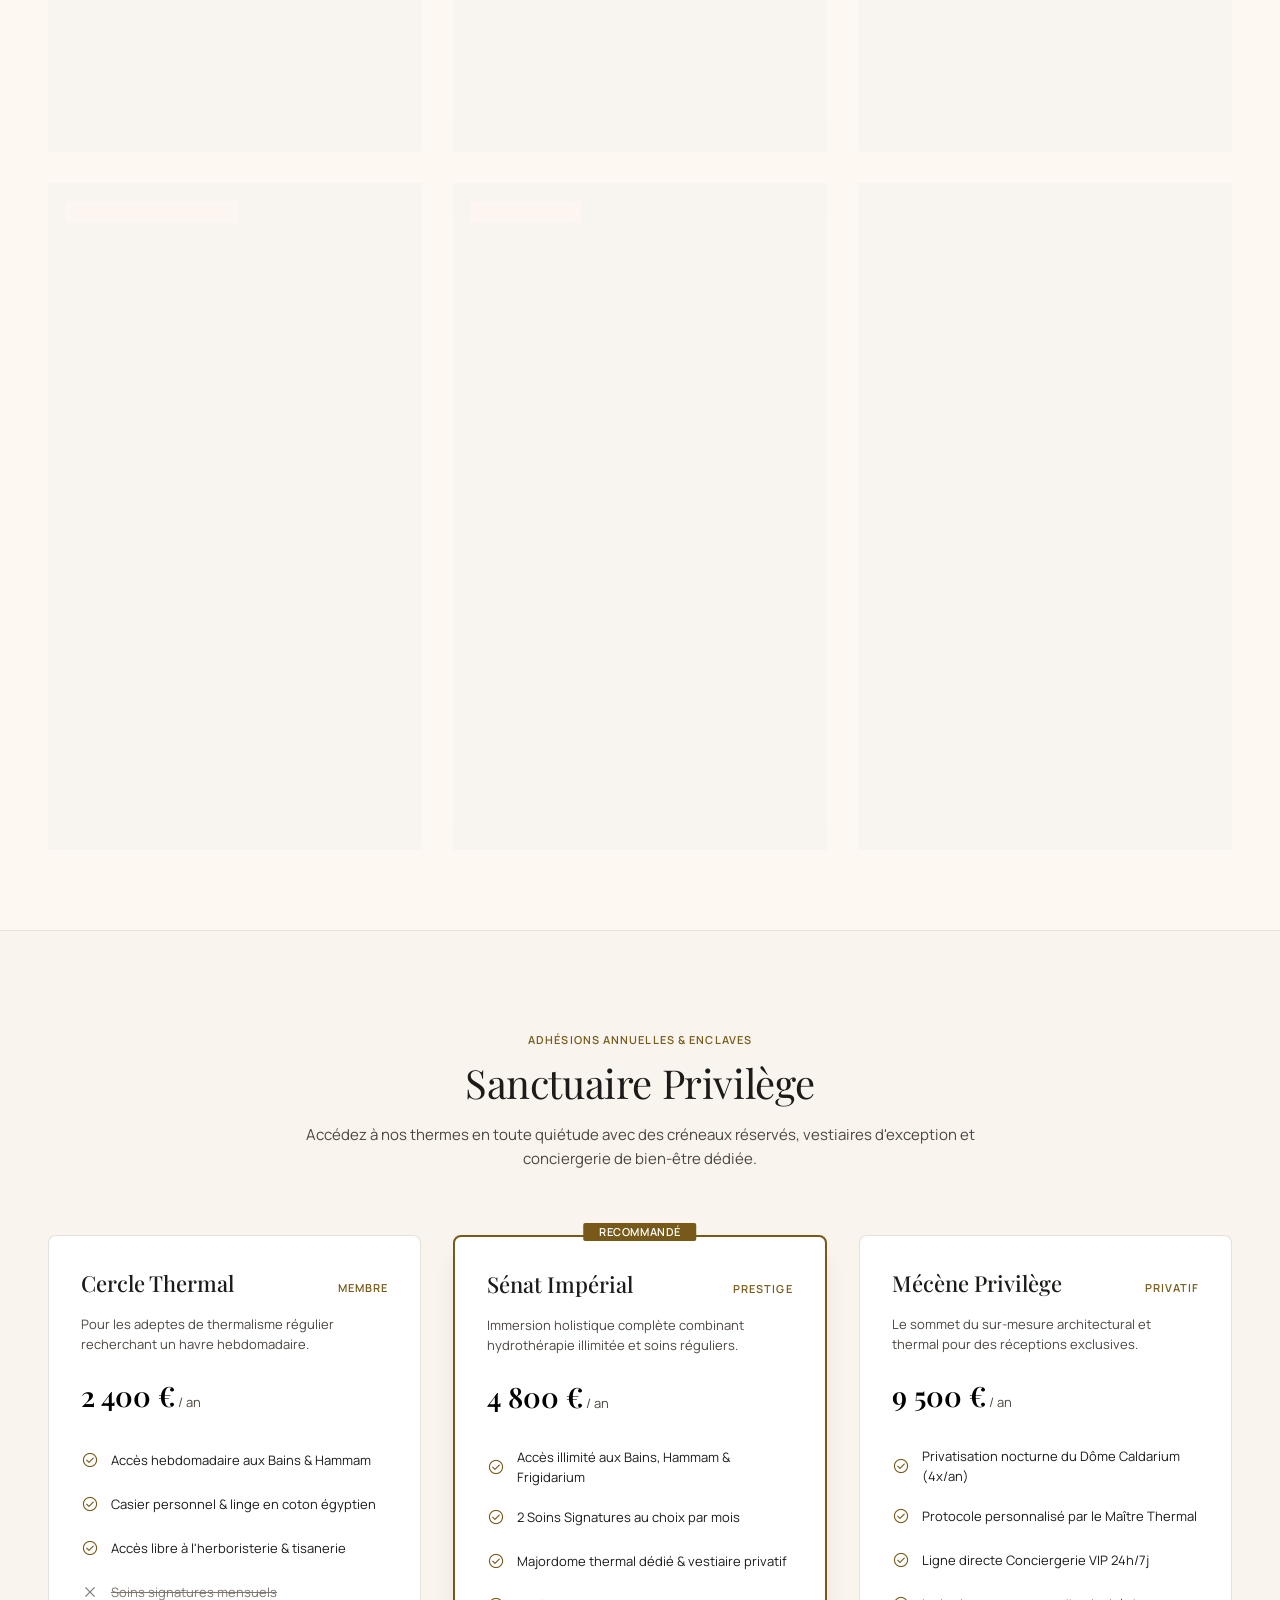
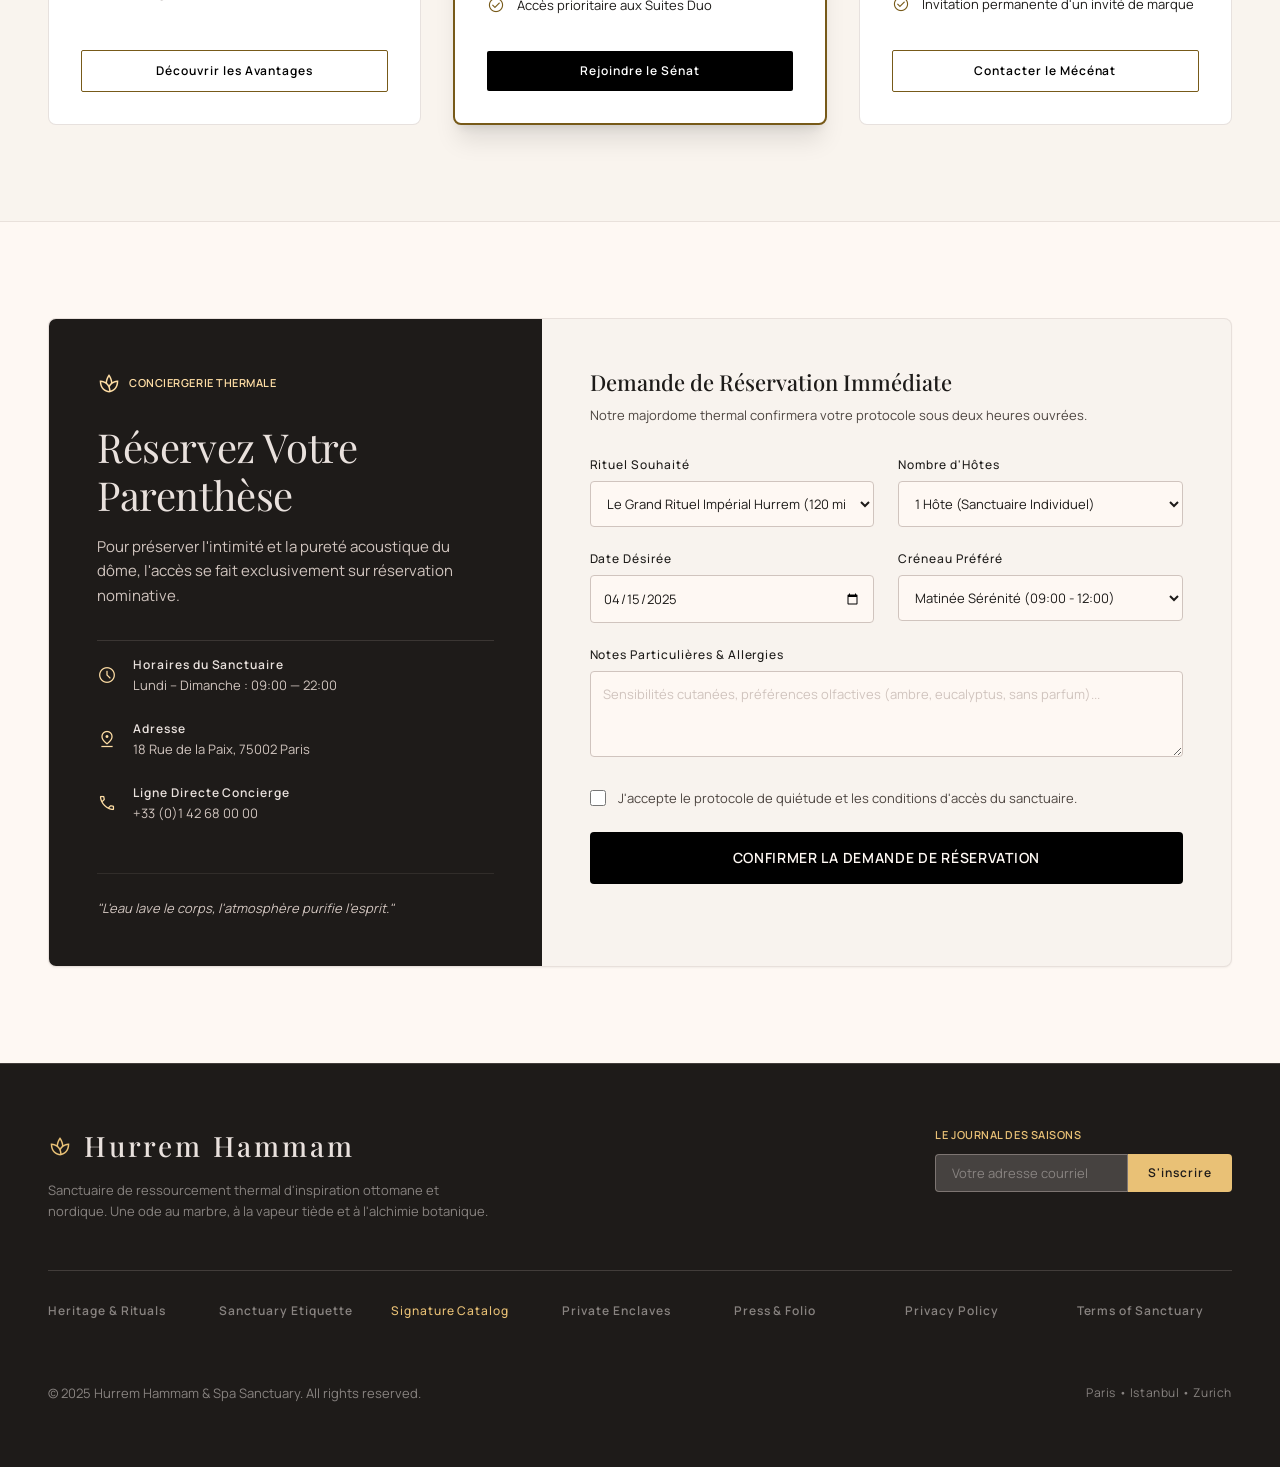
<file: services.html>
<!DOCTYPE html>

<html class="scroll-smooth" lang="fr"><head>
<meta charset="utf-8"/>
<meta content="width=device-width, initial-scale=1.0" name="viewport"/>
<title>Services &amp; Catalogue de Soins | Hurrem Hammam</title>
<!-- Fonts -->
<link href="https://fonts.googleapis.com" rel="preconnect"/>
<link crossorigin="" href="https://fonts.gstatic.com" rel="preconnect"/>
<link href="https://fonts.googleapis.com/css2?family=Manrope:wght@300;400;500;600;700&amp;family=Playfair+Display:ital,wght@0,400;0,500;0,600;0,700;1,400&amp;display=swap" rel="stylesheet"/>
<!-- Material Symbols Outlined -->
<link href="https://fonts.googleapis.com/css2?family=Material+Symbols+Outlined:wght,FILL@100..700,0..1&amp;display=swap" rel="stylesheet"/>
<link href="https://fonts.googleapis.com/css2?family=Material+Symbols+Outlined:wght,FILL@100..700,0..1&amp;display=swap" rel="stylesheet"/>
<!-- Tailwind CSS with Container Queries -->


<style>
    .material-symbols-outlined {
      font-variation-settings: 'FILL' 0, 'wght' 300, 'GRAD' 0, 'opsz' 24;
      display: inline-block;
      vertical-align: middle;
      line-height: 1;
    }
    .mist-card {
      background: rgba(248, 243, 238, 0.88);
      backdrop-filter: blur(18px);
      -webkit-backdrop-filter: blur(18px);
    }
    .custom-scroll::-webkit-scrollbar {
      height: 4px;
    }
    .custom-scroll::-webkit-scrollbar-thumb {
      background: #d0c4be;
      border-radius: 4px;
    }
  </style>
<link rel="stylesheet" href="styles.css">
<link rel="icon" type="image/svg+xml" href="favicon.svg">
<link rel="shortcut icon" href="favicon.ico">
</head>
<body class="bg-surface text-on-surface antialiased selection:bg-secondary-fixed selection:text-on-secondary-fixed min-h-screen flex flex-col font-body-md text-body-md">
<!-- ================= TOP NAV BAR (Shared Component Anchor) ================= -->
<header class="fixed top-0 inset-x-0 z-50 w-full bg-surface-container-low/80 dark:bg-inverse-surface/80 backdrop-blur-md shadow-sm dark:shadow-none border-b border-outline-variant/40 dark:border-outline/20">
<div class="flex justify-between items-center w-full max-w-7xl mx-auto px-6 md:px-12 py-5">
<!-- Brand Logo / Product Name Anchor -->
<a class="flex items-center gap-3 group" href="index.html">
<span class="material-symbols-outlined text-secondary text-2xl transition-transform duration-300 group-hover:rotate-45" data-icon="spa">spa</span>
<span class="font-headline-md text-headline-md tracking-wider text-primary dark:text-inverse-primary">Hurrem Hammam</span>
</a>
<!-- Desktop Navigation Links (Services is Active) -->
<nav class="hidden md:flex items-center space-x-10">
<a class="font-label-lg text-label-lg text-on-surface-variant dark:text-on-primary-container pb-1 transition-colors duration-200 hover:text-secondary dark:hover:text-secondary-fixed" href="index.html">
          Home
        </a>
<a class="font-label-lg text-label-lg border-b-2 border-secondary text-primary dark:text-secondary-fixed pb-1 font-semibold transition-colors duration-200" href="services.html">
          Services
        </a>
<a class="font-label-lg text-label-lg text-on-surface-variant dark:text-on-primary-container pb-1 transition-colors duration-200 hover:text-secondary dark:hover:text-secondary-fixed" href="contact.html">
          Contact
        </a>
</nav>
<!-- Action Cluster -->
<div class="flex items-center gap-4">
<button class="hidden lg:flex items-center gap-2 px-4 py-2 border border-outline-variant text-on-surface text-label-md font-label-md rounded-lg transition-all duration-300 ease-out active:scale-95 hover:border-secondary hover:text-secondary">
<span class="material-symbols-outlined text-lg" data-icon="calendar_month">calendar_month</span>
<span>VIP Concierge</span>
</button>
<a class="flex items-center gap-2 px-5 py-2.5 bg-primary-container text-surface-container-low text-label-md font-label-md rounded-lg transition-all duration-300 ease-out active:scale-95 hover:bg-secondary hover:text-surface-container-lowest shadow-sm" href="#reservation">
<span>Reserve Sanctuary</span>
</a>
</div>
</div>
</header>
<!-- ================= MAIN CONTENT WRAPPER ================= -->
<main class="flex-grow pt-24">
<!-- 1. HERO HEADER BANNER -->
<section class="relative min-h-[75vh] flex items-center justify-center overflow-hidden px-6 md:px-12 py-20 border-b border-outline-variant/30">
<!-- Background with subtle lighting overlay & imagery -->
<div class="absolute inset-0 z-0">
<img alt="Hurrem Hammam Imperial Chamber" class="w-full h-full object-cover object-center filter brightness-[0.88] contrast-[1.05] transition-transform duration-1000 scale-100 hover:scale-105" src="./assets/hero_a04eacb7.jpg"/>
<div class="absolute inset-0 bg-gradient-to-t from-surface via-surface/60 to-primary-container/40 mix-blend-multiply"></div>
<div class="absolute inset-0 bg-[radial-gradient(ellipse_at_center,transparent_0%,rgba(29,27,25,0.45)_100%)]"></div>
</div>
<!-- Hero Atmospheric Content -->
<div class="relative z-10 max-w-5xl mx-auto text-center flex flex-col items-center">
<!-- Botanical / Architectural Micro Badge -->
<div class="inline-flex items-center gap-2 px-3 py-1.5 rounded-lg bg-surface/90 backdrop-blur-md border border-outline-variant/60 mb-6 shadow-sm">
<span class="material-symbols-outlined text-secondary text-sm" data-icon="flare">flare</span>
<span class="font-label-sm text-label-sm uppercase tracking-widest text-secondary font-medium">Nos Services &amp; Protocoles d'Immersion</span>
</div>
<h1 class="font-headline-lg text-headline-lg md:font-display-lg md:text-display-lg text-on-surface mb-6 max-w-4xl tracking-tight leading-tight">
          Catalogue des Soins &amp; Rituels d'Exception
        </h1>
<p class="font-body-lg text-body-lg text-on-surface-variant max-w-2xl mx-auto leading-relaxed mb-10 font-light">
          Une symphonie d'hydrothérapie nordique, d'alchimie botanique et de cérémonies thermales ottomanes au cœur d'un dôme en marbre de Carrare.
        </p>
<!-- Sensory Notes Ribbon Component -->
<div class="w-full max-w-3xl grid grid-cols-2 sm:grid-cols-4 gap-3 p-4 rounded-lg bg-surface-container-low/75 backdrop-blur-md border border-outline-variant/40 shadow-sm text-center">
<div class="border-r border-outline-variant/40 last:border-0 px-2 py-1">
<span class="block font-label-sm text-label-sm text-secondary uppercase font-semibold">Vapeur Sèche</span>
<span class="font-body-sm text-body-sm text-on-surface-variant">Caldarium 45°C</span>
</div>
<div class="border-r border-outline-variant/40 last:border-0 px-2 py-1">
<span class="block font-label-sm text-label-sm text-secondary uppercase font-semibold">Olfaction</span>
<span class="font-body-sm text-body-sm text-on-surface-variant">Eucalyptus &amp; Néroli</span>
</div>
<div class="border-r border-outline-variant/40 last:border-0 px-2 py-1">
<span class="block font-label-sm text-label-sm text-secondary uppercase font-semibold">Bains Sources</span>
<span class="font-body-sm text-body-sm text-on-surface-variant">Eaux Minérales 38°C</span>
</div>
<div class="px-2 py-1">
<span class="block font-label-sm text-label-sm text-secondary uppercase font-semibold">Toucher Pur</span>
<span class="font-body-sm text-body-sm text-on-surface-variant">Soie &amp; Huiles Rares</span>
</div>
</div>
</div>
</section>
<!-- INTERACTIVE CATEGORY TABS / FILTER -->
<div class="sticky top-[73px] z-40 bg-surface/90 backdrop-blur-md border-b border-outline-variant/40 py-4 transition-all">
<div class="max-w-7xl mx-auto px-6 md:px-12 flex items-center justify-between overflow-x-auto custom-scroll space-x-3">
<button class="px-5 py-2 rounded-lg font-label-md text-label-md bg-primary-container text-surface whitespace-nowrap shadow-sm">
          Tous les Soins
        </button>
<button class="px-5 py-2 rounded-lg font-label-md text-label-md text-on-surface-variant hover:text-primary hover:bg-surface-container-high transition-colors whitespace-nowrap">
          Rituels Hammam &amp; Kessa
        </button>
<button class="px-5 py-2 rounded-lg font-label-md text-label-md text-on-surface-variant hover:text-primary hover:bg-surface-container-high transition-colors whitespace-nowrap">
          Bains Thermaux &amp; Hydro
        </button>
<button class="px-5 py-2 rounded-lg font-label-md text-label-md text-on-surface-variant hover:text-primary hover:bg-surface-container-high transition-colors whitespace-nowrap">
          Massages &amp; Alchimie Botanique
        </button>
<button class="px-5 py-2 rounded-lg font-label-md text-label-md text-on-surface-variant hover:text-primary hover:bg-surface-container-high transition-colors whitespace-nowrap">
          Privatisation &amp; Suites
        </button>
</div>
</div>
<!-- 2. COMPREHENSIVE OFFERINGS GRID -->
<section class="max-w-7xl mx-auto px-6 md:px-12 py-20">
<div class="flex flex-col md:flex-row md:items-end justify-between mb-16 pb-6 border-b border-outline-variant/30">
<div>
<span class="font-label-sm text-label-sm uppercase tracking-widest text-secondary font-semibold">Les Protocoles Thérapeutiques</span>
<h2 class="font-headline-lg text-headline-lg text-on-surface mt-2">Soins Signatures &amp; Cérémonies</h2>
</div>
<p class="font-body-md text-body-md text-on-surface-variant max-w-md mt-4 md:mt-0">
          Chaque rituel est orchestré individuellement par nos maîtres telluriques, combinant gestuelles séculaires et thermominéralité.
        </p>
</div>
<!-- Bento-style Curated Editorial Cards -->
<div class="grid grid-cols-1 md:grid-cols-2 lg:grid-cols-3 gap-8">
<!-- Ritual I: Le Grand Rituel Impérial Hurrem -->
<article class="group flex flex-col justify-between mist-card rounded-xl border border-outline-variant/50 overflow-hidden transition-all duration-300 hover:shadow-xl hover:border-secondary/40">
<div>
<div class="relative h-64 overflow-hidden">
<img alt="Le Grand Rituel Impérial Hurrem" class="w-full h-full object-cover transition-transform duration-700 group-hover:scale-105" src="./assets/lounge_521b3201.jpg"/>
<div class="absolute inset-0 bg-gradient-to-t from-primary-container/80 via-transparent to-transparent"></div>
<div class="absolute top-4 left-4 bg-surface/90 backdrop-blur-sm px-3 py-1 rounded text-label-sm font-label-sm text-on-surface font-semibold tracking-wide">
                Signature Sanctuaire
              </div>
<div class="absolute bottom-4 left-4 right-4 flex justify-between items-baseline text-surface-container-lowest">
<span class="font-headline-sm text-headline-sm">120 min</span>
<span class="font-headline-sm text-headline-sm font-medium tracking-wide">290 €</span>
</div>
</div>
<div class="p-6">
<h3 class="font-headline-sm text-headline-sm text-on-surface group-hover:text-secondary transition-colors mb-3">
                Le Grand Rituel Impérial Hurrem
              </h3>
<p class="font-body-sm text-body-sm text-on-surface-variant leading-relaxed mb-6">
                Savon noir d'Alep bio, gommage Kessa vigoureux, masque d'argile de l'Atlas, affusion d'eau de néroli tiède, et massage bienfaisant aux ballotins d'eucalyptus.
              </p>
<!-- Protocol Steps Micro Indicator -->
<div class="bg-surface-container/60 p-3 rounded border border-outline-variant/30 mb-6">
<span class="block font-label-sm text-label-sm uppercase text-secondary font-semibold mb-1">Étapes du Cérémonial</span>
<p class="text-[12px] font-body-sm text-on-surface-variant tracking-tight">
                  Vapeur → Gommage Kessa → Bain Mousse → Onction d'Argan
                </p>
</div>
</div>
</div>
<div class="p-6 pt-0">
<a class="w-full block text-center py-3 bg-primary-container text-surface-container-low font-label-md text-label-md rounded transition-all duration-200 hover:bg-secondary active:scale-[0.98]" href="#reservation">
              Réserver ce Rituel
            </a>
</div>
</article>
<!-- Ritual II: Parcours Hydro-Vitalité Nordique & Bains -->
<article class="group flex flex-col justify-between mist-card rounded-xl border border-outline-variant/50 overflow-hidden transition-all duration-300 hover:shadow-xl hover:border-secondary/40">
<div>
<div class="relative h-64 overflow-hidden">
<img alt="Parcours Hydro-Vitalité Nordique" class="w-full h-full object-cover transition-transform duration-700 group-hover:scale-105" src="./assets/lounge_3b9b3b66.jpg"/>
<div class="absolute inset-0 bg-gradient-to-t from-primary-container/80 via-transparent to-transparent"></div>
<div class="absolute top-4 left-4 bg-surface/90 backdrop-blur-sm px-3 py-1 rounded text-label-sm font-label-sm text-on-surface font-semibold tracking-wide">
                Contrastes Thermiques
              </div>
<div class="absolute bottom-4 left-4 right-4 flex justify-between items-baseline text-surface-container-lowest">
<span class="font-headline-sm text-headline-sm">90 min</span>
<span class="font-headline-sm text-headline-sm font-medium tracking-wide">185 €</span>
</div>
</div>
<div class="p-6">
<h3 class="font-headline-sm text-headline-sm text-on-surface group-hover:text-secondary transition-colors mb-3">
                Parcours Hydro-Vitalité Nordique &amp; Bains
              </h3>
<p class="font-body-sm text-body-sm text-on-surface-variant leading-relaxed mb-6">
                Alternance thermique caldarium à 42°C, frigidarium revigorant à 14°C, cascade d'hydro-jets sous voûtes et brumisation fine d'eucalyptus frais.
              </p>
<!-- Protocol Steps Micro Indicator -->
<div class="bg-surface-container/60 p-3 rounded border border-outline-variant/30 mb-6">
<span class="block font-label-sm text-label-sm uppercase text-secondary font-semibold mb-1">Étapes du Cérémonial</span>
<p class="text-[12px] font-body-sm text-on-surface-variant tracking-tight">
                  Bains bouillonnants → Nage à contre-courant → Tisanerie bio
                </p>
</div>
</div>
</div>
<div class="p-6 pt-0">
<a class="w-full block text-center py-3 bg-primary-container text-surface-container-low font-label-md text-label-md rounded transition-all duration-200 hover:bg-secondary active:scale-[0.98]" href="#reservation">
              Réserver ce Rituel
            </a>
</div>
</article>
<!-- Ritual III: Cérémonial Botanique & Pierres Chaudes -->
<article class="group flex flex-col justify-between mist-card rounded-xl border border-outline-variant/50 overflow-hidden transition-all duration-300 hover:shadow-xl hover:border-secondary/40">
<div>
<div class="relative h-64 overflow-hidden">
<img alt="Cérémonial Botanique &amp; Pierres Chaudes" class="w-full h-full object-cover transition-transform duration-700 group-hover:scale-105" src="./assets/massage_338a868e.jpg"/>
<div class="absolute inset-0 bg-gradient-to-t from-primary-container/80 via-transparent to-transparent"></div>
<div class="absolute top-4 left-4 bg-surface/90 backdrop-blur-sm px-3 py-1 rounded text-label-sm font-label-sm text-on-surface font-semibold tracking-wide">
                Délassant Profond
              </div>
<div class="absolute bottom-4 left-4 right-4 flex justify-between items-baseline text-surface-container-lowest">
<span class="font-headline-sm text-headline-sm">75 min</span>
<span class="font-headline-sm text-headline-sm font-medium tracking-wide">210 €</span>
</div>
</div>
<div class="p-6">
<h3 class="font-headline-sm text-headline-sm text-on-surface group-hover:text-secondary transition-colors mb-3">
                Cérémonial Botanique &amp; Pierres Chaudes
              </h3>
<p class="font-body-sm text-body-sm text-on-surface-variant leading-relaxed mb-6">
                Soin signature délassant sous les voûtes de marbre, application d'huile d'ambre et cèdre chaud, acupression crânienne aux huiles florales précieuses.
              </p>
<!-- Protocol Steps Micro Indicator -->
<div class="bg-surface-container/60 p-3 rounded border border-outline-variant/30 mb-6">
<span class="block font-label-sm text-label-sm uppercase text-secondary font-semibold mb-1">Étapes du Cérémonial</span>
<p class="text-[12px] font-body-sm text-on-surface-variant tracking-tight">
                  Diagnostic olfactif → Massage profond → Infusion d'orient
                </p>
</div>
</div>
</div>
<div class="p-6 pt-0">
<a class="w-full block text-center py-3 bg-primary-container text-surface-container-low font-label-md text-label-md rounded transition-all duration-200 hover:bg-secondary active:scale-[0.98]" href="#reservation">
              Réserver ce Rituel
            </a>
</div>
</article>
<!-- Ritual IV: L'Onction Précieuse au Rhassoul & Miel -->
<article class="group flex flex-col justify-between mist-card rounded-xl border border-outline-variant/50 overflow-hidden transition-all duration-300 hover:shadow-xl hover:border-secondary/40">
<div>
<div class="relative h-64 overflow-hidden bg-surface-container">
<img class="w-full h-full object-cover transition-transform duration-700 group-hover:scale-105" data-alt="Close up photography of pure natural rhassoul clay mixed with honey and orange blossom water being prepared in an authentic hammered brass bowl inside a sunlit marble hammam. Soft warm lighting illuminates the smooth organic texture of the cosmetic mud and droplets of floral water. Luxury aesthetic with warm linen and raw stone background." src="./assets/hammam_79449a3b.jpg"/>
<div class="absolute inset-0 bg-gradient-to-t from-primary-container/80 via-transparent to-transparent"></div>
<div class="absolute top-4 left-4 bg-surface/90 backdrop-blur-sm px-3 py-1 rounded text-label-sm font-label-sm text-on-surface font-semibold tracking-wide">
                Enveloppement Tellurique
              </div>
<div class="absolute bottom-4 left-4 right-4 flex justify-between items-baseline text-surface-container-lowest">
<span class="font-headline-sm text-headline-sm">60 min</span>
<span class="font-headline-sm text-headline-sm font-medium tracking-wide">160 €</span>
</div>
</div>
<div class="p-6">
<h3 class="font-headline-sm text-headline-sm text-on-surface group-hover:text-secondary transition-colors mb-3">
                L'Onction Précieuse au Rhassoul &amp; Miel
              </h3>
<p class="font-body-sm text-body-sm text-on-surface-variant leading-relaxed mb-6">
                Soin purifiant du corps entier enveloppé dans les argiles saponifères des monts de l'Atlas imprégnées de miel de lavande sauvage et d'eau de rose distillante.
              </p>
<!-- Protocol Steps Micro Indicator -->
<div class="bg-surface-container/60 p-3 rounded border border-outline-variant/30 mb-6">
<span class="block font-label-sm text-label-sm uppercase text-secondary font-semibold mb-1">Étapes du Cérémonial</span>
<p class="text-[12px] font-body-sm text-on-surface-variant tracking-tight">
                  Vapeur chaude → Onction Rhassoul → Rinçage Kurna → Baume
                </p>
</div>
</div>
</div>
<div class="p-6 pt-0">
<a class="w-full block text-center py-3 bg-primary-container text-surface-container-low font-label-md text-label-md rounded transition-all duration-200 hover:bg-secondary active:scale-[0.98]" href="#reservation">
              Réserver ce Rituel
            </a>
</div>
</article>
<!-- Ritual V: Bain de Vapeur & Gommage Soie -->
<article class="group flex flex-col justify-between mist-card rounded-xl border border-outline-variant/50 overflow-hidden transition-all duration-300 hover:shadow-xl hover:border-secondary/40">
<div>
<div class="relative h-64 overflow-hidden bg-surface-container">
<img class="w-full h-full object-cover transition-transform duration-700 group-hover:scale-105" data-alt="Serene still life photograph of steam rising softly around a pure white silk peeling glove resting on warm carved travertine stone next to traditional copper bath bowls. Amber candlelight casts long calming shadows across the wet marble surface, capturing an authentic tactile bathing sanctuary in soft neutral tones." src="./assets/stones_8576530d.jpg"/>
<div class="absolute inset-0 bg-gradient-to-t from-primary-container/80 via-transparent to-transparent"></div>
<div class="absolute top-4 left-4 bg-surface/90 backdrop-blur-sm px-3 py-1 rounded text-label-sm font-label-sm text-on-surface font-semibold tracking-wide">
                Exfoliation Fine
              </div>
<div class="absolute bottom-4 left-4 right-4 flex justify-between items-baseline text-surface-container-lowest">
<span class="font-headline-sm text-headline-sm">50 min</span>
<span class="font-headline-sm text-headline-sm font-medium tracking-wide">130 €</span>
</div>
</div>
<div class="p-6">
<h3 class="font-headline-sm text-headline-sm text-on-surface group-hover:text-secondary transition-colors mb-3">
                Bain de Vapeur &amp; Gommage Soie
              </h3>
<p class="font-body-sm text-body-sm text-on-surface-variant leading-relaxed mb-6">
                Rituel express d'exfoliation minutieuse au gant de crêpe de soie et bain de vapeur aromatisé à l'eucalyptus pour restaurer l'éclat cellulaire et la respiration cutanée.
              </p>
<!-- Protocol Steps Micro Indicator -->
<div class="bg-surface-container/60 p-3 rounded border border-outline-variant/30 mb-6">
<span class="block font-label-sm text-label-sm uppercase text-secondary font-semibold mb-1">Étapes du Cérémonial</span>
<p class="text-[12px] font-body-sm text-on-surface-variant tracking-tight">
                  Hammam aromatique → Exfoliation soie → Douche pluie tiède
                </p>
</div>
</div>
</div>
<div class="p-6 pt-0">
<a class="w-full block text-center py-3 bg-primary-container text-surface-container-low font-label-md text-label-md rounded transition-all duration-200 hover:bg-secondary active:scale-[0.98]" href="#reservation">
              Réserver ce Rituel
            </a>
</div>
</article>
<!-- Ritual VI: Cérémonie Duo en Suite Privée -->
<article class="group flex flex-col justify-between mist-card rounded-xl border border-outline-variant/50 overflow-hidden transition-all duration-300 hover:shadow-xl hover:border-secondary/40">
<div>
<div class="relative h-64 overflow-hidden bg-surface-container">
<img class="w-full h-full object-cover transition-transform duration-700 group-hover:scale-105" data-alt="An expansive private luxury spa suite with carved marble archways, two relaxation daybeds covered in natural raw linen fabrics, and a private stone hydrotherapy pool filled with illuminated steaming water. Moroccan brass lanterns hang from vaulted ceilings casting delicate geometric shadows over warm travertine walls." src="./assets/pool_5ccd7160.jpg"/>
<div class="absolute inset-0 bg-gradient-to-t from-primary-container/80 via-transparent to-transparent"></div>
<div class="absolute top-4 left-4 bg-secondary text-surface px-3 py-1 rounded text-label-sm font-label-sm font-semibold tracking-wide">
                Expérience Privilège
              </div>
<div class="absolute bottom-4 left-4 right-4 flex justify-between items-baseline text-surface-container-lowest">
<span class="font-headline-sm text-headline-sm">150 min</span>
<span class="font-headline-sm text-headline-sm font-medium tracking-wide">540 €</span>
</div>
</div>
<div class="p-6">
<h3 class="font-headline-sm text-headline-sm text-on-surface group-hover:text-secondary transition-colors mb-3">
                Cérémonie Duo en Suite Privée
              </h3>
<p class="font-body-sm text-body-sm text-on-surface-variant leading-relaxed mb-6">
                Immersion exclusive à deux dans une suite privative avec kurna taillée en marbre, lits de repos chauffants, dégustation de pâtisseries ottomanes et thés rares.
              </p>
<!-- Protocol Steps Micro Indicator -->
<div class="bg-surface-container/60 p-3 rounded border border-outline-variant/30 mb-6">
<span class="block font-label-sm text-label-sm uppercase text-secondary font-semibold mb-1">Étapes du Cérémonial</span>
<p class="text-[12px] font-body-sm text-on-surface-variant tracking-tight">
                  Suite intime → Bains croisés → Double massage → Thé &amp; Douceurs
                </p>
</div>
</div>
</div>
<div class="p-6 pt-0">
<a class="w-full block text-center py-3 bg-primary-container text-surface-container-low font-label-md text-label-md rounded transition-all duration-200 hover:bg-secondary active:scale-[0.98]" href="#reservation">
              Réserver ce Rituel
            </a>
</div>
</article>
</div>
</section>
<!-- 3. BESPOKE MEMBERSHIPS & CURATED ENCLAVES -->
<section class="bg-surface-container-low/70 py-24 border-y border-outline-variant/40">
<div class="max-w-7xl mx-auto px-6 md:px-12">
<div class="text-center max-w-2xl mx-auto mb-16">
<span class="font-label-sm text-label-sm uppercase tracking-widest text-secondary font-semibold">Adhésions Annuelles &amp; Enclaves</span>
<h2 class="font-headline-lg text-headline-lg text-on-surface mt-2 mb-4">Sanctuaire Privilège</h2>
<p class="font-body-md text-body-md text-on-surface-variant">
            Accédez à nos thermes en toute quiétude avec des créneaux réservés, vestiaires d'exception et conciergerie de bien-être dédiée.
          </p>
</div>
<div class="grid grid-cols-1 md:grid-cols-3 gap-8">
<!-- Tier 1: Cercle Thermal -->
<div class="bg-surface-container-lowest p-8 rounded-xl border border-outline-variant/50 flex flex-col justify-between hover:shadow-lg transition-shadow">
<div>
<div class="flex justify-between items-baseline mb-4">
<h3 class="font-headline-sm text-headline-sm text-on-surface">Cercle Thermal</h3>
<span class="font-label-sm text-label-sm text-secondary uppercase font-semibold">Membre</span>
</div>
<p class="font-body-sm text-body-sm text-on-surface-variant mb-6">
                Pour les adeptes de thermalisme régulier recherchant un havre hebdomadaire.
              </p>
<div class="mb-8">
<span class="font-headline-md text-headline-md font-semibold text-primary">2 400 €</span>
<span class="text-on-surface-variant font-body-sm text-body-sm"> / an</span>
</div>
<ul class="space-y-4 mb-8 font-body-sm text-body-sm text-on-surface">
<li class="flex items-center gap-3">
<span class="material-symbols-outlined text-secondary text-lg" data-icon="check_circle">check_circle</span>
<span>Accès hebdomadaire aux Bains &amp; Hammam</span>
</li>
<li class="flex items-center gap-3">
<span class="material-symbols-outlined text-secondary text-lg" data-icon="check_circle">check_circle</span>
<span>Casier personnel &amp; linge en coton égyptien</span>
</li>
<li class="flex items-center gap-3">
<span class="material-symbols-outlined text-secondary text-lg" data-icon="check_circle">check_circle</span>
<span>Accès libre à l'herboristerie &amp; tisanerie</span>
</li>
<li class="flex items-center gap-3 text-outline">
<span class="material-symbols-outlined text-lg" data-icon="close">close</span>
<span class="line-through">Soins signatures mensuels</span>
</li>
</ul>
</div>
<button class="w-full py-3 border border-secondary text-primary font-label-md text-label-md rounded hover:bg-secondary/10 transition-colors">
              Découvrir les Avantages
            </button>
</div>
<!-- Tier 2: Sénat Impérial (Recommended) -->
<div class="bg-surface-container-lowest p-8 rounded-xl border-2 border-secondary relative flex flex-col justify-between shadow-xl">
<div class="absolute -top-3.5 left-1/2 -translate-x-1/2 bg-secondary text-surface-container-lowest px-4 py-0.5 rounded text-label-sm font-label-sm tracking-wider uppercase font-semibold">
              Recommandé
            </div>
<div>
<div class="flex justify-between items-baseline mb-4">
<h3 class="font-headline-sm text-headline-sm text-on-surface">Sénat Impérial</h3>
<span class="font-label-sm text-label-sm text-secondary uppercase font-semibold">Prestige</span>
</div>
<p class="font-body-sm text-body-sm text-on-surface-variant mb-6">
                Immersion holistique complète combinant hydrothérapie illimitée et soins réguliers.
              </p>
<div class="mb-8">
<span class="font-headline-md text-headline-md font-semibold text-primary">4 800 €</span>
<span class="text-on-surface-variant font-body-sm text-body-sm"> / an</span>
</div>
<ul class="space-y-4 mb-8 font-body-sm text-body-sm text-on-surface">
<li class="flex items-center gap-3">
<span class="material-symbols-outlined text-secondary text-lg" data-icon="check_circle">check_circle</span>
<span>Accès illimité aux Bains, Hammam &amp; Frigidarium</span>
</li>
<li class="flex items-center gap-3">
<span class="material-symbols-outlined text-secondary text-lg" data-icon="check_circle">check_circle</span>
<span>2 Soins Signatures au choix par mois</span>
</li>
<li class="flex items-center gap-3">
<span class="material-symbols-outlined text-secondary text-lg" data-icon="check_circle">check_circle</span>
<span>Majordome thermal dédié &amp; vestiaire privatif</span>
</li>
<li class="flex items-center gap-3">
<span class="material-symbols-outlined text-secondary text-lg" data-icon="check_circle">check_circle</span>
<span>Accès prioritaire aux Suites Duo</span>
</li>
</ul>
</div>
<button class="w-full py-3 bg-primary text-surface-container-lowest font-label-md text-label-md rounded hover:bg-secondary transition-colors">
              Rejoindre le Sénat
            </button>
</div>
<!-- Tier 3: Mécène Privilège -->
<div class="bg-surface-container-lowest p-8 rounded-xl border border-outline-variant/50 flex flex-col justify-between hover:shadow-lg transition-shadow">
<div>
<div class="flex justify-between items-baseline mb-4">
<h3 class="font-headline-sm text-headline-sm text-on-surface">Mécène Privilège</h3>
<span class="font-label-sm text-label-sm text-secondary uppercase font-semibold">Privatif</span>
</div>
<p class="font-body-sm text-body-sm text-on-surface-variant mb-6">
                Le sommet du sur-mesure architectural et thermal pour des réceptions exclusives.
              </p>
<div class="mb-8">
<span class="font-headline-md text-headline-md font-semibold text-primary">9 500 €</span>
<span class="text-on-surface-variant font-body-sm text-body-sm"> / an</span>
</div>
<ul class="space-y-4 mb-8 font-body-sm text-body-sm text-on-surface">
<li class="flex items-center gap-3">
<span class="material-symbols-outlined text-secondary text-lg" data-icon="check_circle">check_circle</span>
<span>Privatisation nocturne du Dôme Caldarium (4x/an)</span>
</li>
<li class="flex items-center gap-3">
<span class="material-symbols-outlined text-secondary text-lg" data-icon="check_circle">check_circle</span>
<span>Protocole personnalisé par le Maître Thermal</span>
</li>
<li class="flex items-center gap-3">
<span class="material-symbols-outlined text-secondary text-lg" data-icon="check_circle">check_circle</span>
<span>Ligne directe Conciergerie VIP 24h/7j</span>
</li>
<li class="flex items-center gap-3">
<span class="material-symbols-outlined text-secondary text-lg" data-icon="check_circle">check_circle</span>
<span>Invitation permanente d'un invité de marque</span>
</li>
</ul>
</div>
<button class="w-full py-3 border border-secondary text-primary font-label-md text-label-md rounded hover:bg-secondary/10 transition-colors">
              Contacter le Mécénat
            </button>
</div>
</div>
</div>
</section>
<!-- 4. DIRECT SCHEDULING CONCIERGE MODULE -->
<section class="max-w-7xl mx-auto px-6 md:px-12 py-24 scroll-mt-24" id="reservation">
<div class="bg-surface-container-low rounded-xl border border-outline-variant/40 overflow-hidden shadow-sm grid grid-cols-1 lg:grid-cols-12">
<!-- Left: Sanctuary Etiquette & Heritage -->
<div class="lg:col-span-5 p-8 md:p-12 bg-primary-container text-surface-container-lowest flex flex-col justify-between">
<div>
<div class="flex items-center gap-2 mb-6">
<span class="material-symbols-outlined text-secondary-fixed text-2xl" data-icon="spa">spa</span>
<span class="font-label-sm text-label-sm uppercase tracking-wider text-secondary-fixed font-semibold">Conciergerie Thermale</span>
</div>
<h3 class="font-headline-lg text-headline-lg text-primary-fixed mb-4">Réservez Votre Parenthèse</h3>
<p class="font-body-md text-body-md text-outline-variant mb-8 leading-relaxed">
              Pour préserver l'intimité et la pureté acoustique du dôme, l'accès se fait exclusivement sur réservation nominative.
            </p>
<div class="space-y-6 pt-4 border-t border-outline/30">
<div class="flex items-start gap-4">
<span class="material-symbols-outlined text-secondary-fixed text-xl mt-1" data-icon="schedule">schedule</span>
<div>
<span class="block font-label-md text-label-md font-semibold text-primary-fixed">Horaires du Sanctuaire</span>
<span class="font-body-sm text-body-sm text-outline-variant">Lundi – Dimanche : 09:00 — 22:00</span>
</div>
</div>
<div class="flex items-start gap-4">
<span class="material-symbols-outlined text-secondary-fixed text-xl mt-1" data-icon="pin_drop">pin_drop</span>
<div>
<span class="block font-label-md text-label-md font-semibold text-primary-fixed">Adresse</span>
<span class="font-body-sm text-body-sm text-outline-variant">18 Rue de la Paix, 75002 Paris</span>
</div>
</div>
<div class="flex items-start gap-4">
<span class="material-symbols-outlined text-secondary-fixed text-xl mt-1" data-icon="call">call</span>
<div>
<span class="block font-label-md text-label-md font-semibold text-primary-fixed">Ligne Directe Concierge</span>
<span class="font-body-sm text-body-sm text-outline-variant">+33 (0)1 42 68 00 00</span>
</div>
</div>
</div>
</div>
<div class="mt-12 pt-6 border-t border-outline/20">
<p class="font-body-sm text-body-sm text-outline-variant italic">
              "L'eau lave le corps, l'atmosphère purifie l'esprit."
            </p>
</div>
</div>
<!-- Right: Reservation Form -->
<div class="lg:col-span-7 p-8 md:p-12">
<h4 class="font-headline-sm text-headline-sm text-on-surface mb-2">Demande de Réservation Immédiate</h4>
<p class="font-body-sm text-body-sm text-on-surface-variant mb-8">
            Notre majordome thermal confirmera votre protocole sous deux heures ouvrées.
          </p>
<form class="space-y-6" onsubmit="event.preventDefault(); alert('Votre demande de réservation a été transmise à notre conciergerie.');">
<div class="grid grid-cols-1 sm:grid-cols-2 gap-6">
<div>
<label class="block font-label-md text-label-md text-on-surface mb-2 font-medium">Rituel Souhaité</label>
<select class="w-full bg-surface border border-outline-variant rounded-lg p-3 text-body-sm text-on-surface focus:border-secondary focus:ring-0 focus:outline-none transition-colors">
<option>Le Grand Rituel Impérial Hurrem (120 min)</option>
<option>Parcours Hydro-Vitalité Nordique &amp; Bains (90 min)</option>
<option>Cérémonial Botanique &amp; Pierres Chaudes (75 min)</option>
<option>L'Onction Précieuse au Rhassoul &amp; Miel (60 min)</option>
<option>Bain de Vapeur &amp; Gommage Soie (50 min)</option>
<option>Cérémonie Duo en Suite Privée (150 min)</option>
</select>
</div>
<div>
<label class="block font-label-md text-label-md text-on-surface mb-2 font-medium">Nombre d'Hôtes</label>
<select class="w-full bg-surface border border-outline-variant rounded-lg p-3 text-body-sm text-on-surface focus:border-secondary focus:ring-0 focus:outline-none transition-colors">
<option>1 Hôte (Sanctuaire Individuel)</option>
<option>2 Hôtes (Cérémonie Duo)</option>
<option>3 - 4 Hôtes (Privatisation Enclave)</option>
<option>Plus de 5 (Sur Demande Mécène)</option>
</select>
</div>
</div>
<div class="grid grid-cols-1 sm:grid-cols-2 gap-6">
<div>
<label class="block font-label-md text-label-md text-on-surface mb-2 font-medium">Date Désirée</label>
<input class="w-full bg-surface border border-outline-variant rounded-lg p-3 text-body-sm text-on-surface focus:border-secondary focus:ring-0 focus:outline-none transition-colors" type="date" value="2025-04-15"/>
</div>
<div>
<label class="block font-label-md text-label-md text-on-surface mb-2 font-medium">Créneau Préféré</label>
<select class="w-full bg-surface border border-outline-variant rounded-lg p-3 text-body-sm text-on-surface focus:border-secondary focus:ring-0 focus:outline-none transition-colors">
<option>Matinée Sérénité (09:00 - 12:00)</option>
<option>Après-midi Zénith (13:00 - 17:00)</option>
<option>Crépuscule &amp; Chandelles (18:00 - 21:00)</option>
</select>
</div>
</div>
<div>
<label class="block font-label-md text-label-md text-on-surface mb-2 font-medium">Notes Particulières &amp; Allergies</label>
<textarea class="w-full bg-surface border border-outline-variant rounded-lg p-3 text-body-sm text-on-surface placeholder:text-outline-variant focus:border-secondary focus:ring-0 focus:outline-none transition-colors" placeholder="Sensibilités cutanées, préférences olfactives (ambre, eucalyptus, sans parfum)..." rows="3"></textarea>
</div>
<div class="flex items-center gap-3">
<input class="rounded border-secondary text-primary focus:ring-0 h-4 w-4" id="terms" required="" type="checkbox"/>
<label class="font-body-sm text-body-sm text-on-surface-variant" for="terms">
                J'accepte le protocole de quiétude et les conditions d'accès du sanctuaire.
              </label>
</div>
<button class="w-full py-4 bg-primary text-surface font-label-lg text-label-lg rounded-lg transition-all duration-300 hover:bg-secondary active:scale-[0.99] tracking-wider uppercase" type="submit">
              Confirmer la Demande de Réservation
            </button>
</form>
</div>
</div>
</section>
</main>
<!-- ================= FOOTER (Shared Component Anchor) ================= -->
<footer class="w-full block bg-primary-container dark:bg-surface-container-lowest border-t border-outline-variant/20 dark:border-outline/30 text-primary-fixed dark:text-on-surface">
<div class="w-full max-w-7xl mx-auto px-6 md:px-12 py-16 flex flex-col gap-12">
<!-- Top Section: Brand & Newsletter / Philosophy -->
<div class="flex flex-col lg:flex-row justify-between items-start gap-8">
<div class="max-w-md">
<div class="flex items-center gap-3 mb-4">
<span class="material-symbols-outlined text-secondary-fixed-dim text-2xl" data-icon="spa">spa</span>
<span class="font-headline-md text-headline-md tracking-widest text-primary-fixed dark:text-on-surface">Hurrem Hammam</span>
</div>
<p class="font-body-sm text-body-sm text-on-primary-container dark:text-on-surface-variant leading-relaxed">
            Sanctuaire de ressourcement thermal d'inspiration ottomane et nordique. Une ode au marbre, à la vapeur tiède et à l'alchimie botanique.
          </p>
</div>
<div class="w-full lg:w-auto">
<span class="block font-label-sm text-label-sm uppercase tracking-wider text-secondary-fixed-dim mb-3 font-semibold">Le Journal des Saisons</span>
<form class="flex max-w-md" onsubmit="event.preventDefault();">
<input class="bg-surface-container-highest/20 border border-outline-variant/40 px-4 py-2 text-body-sm text-primary-fixed placeholder:text-on-primary-container rounded-l-lg focus:outline-none focus:border-secondary w-full" placeholder="Votre adresse courriel" type="email"/>
<button class="px-5 py-2 bg-secondary-fixed-dim text-on-primary-fixed font-label-md text-label-md rounded-r-lg hover:bg-secondary-fixed transition-colors" type="submit">
              S'inscrire
            </button>
</form>
</div>
</div>
<!-- Links Grid from JSON Schema -->
<div class="pt-8 border-t border-outline-variant/20 grid grid-cols-2 sm:grid-cols-3 lg:grid-cols-7 gap-4">
<a class="font-label-md text-label-md text-on-primary-container dark:text-on-surface-variant transition-colors duration-200 hover:text-secondary-fixed dark:hover:text-secondary" href="index.html">Heritage &amp; Rituals</a>
<a class="font-label-md text-label-md text-on-primary-container dark:text-on-surface-variant transition-colors duration-200 hover:text-secondary-fixed dark:hover:text-secondary" href="index.html">Sanctuary Etiquette</a>
<a class="font-label-md text-label-md text-secondary-fixed-dim dark:text-secondary font-medium transition-colors duration-200 hover:text-secondary-fixed dark:hover:text-secondary" href="services.html">Signature Catalog</a>
<a class="font-label-md text-label-md text-on-primary-container dark:text-on-surface-variant transition-colors duration-200 hover:text-secondary-fixed dark:hover:text-secondary" href="index.html">Private Enclaves</a>
<a class="font-label-md text-label-md text-on-primary-container dark:text-on-surface-variant transition-colors duration-200 hover:text-secondary-fixed dark:hover:text-secondary" href="index.html">Press &amp; Folio</a>
<a class="font-label-md text-label-md text-on-primary-container dark:text-on-surface-variant transition-colors duration-200 hover:text-secondary-fixed dark:hover:text-secondary" href="index.html">Privacy Policy</a>
<a class="font-label-md text-label-md text-on-primary-container dark:text-on-surface-variant transition-colors duration-200 hover:text-secondary-fixed dark:hover:text-secondary" href="index.html">Terms of Sanctuary</a>
</div>
<!-- Copyright Anchor -->
<div class="pt-4 flex flex-col sm:flex-row justify-between items-center text-on-primary-container dark:text-on-surface-variant font-body-sm text-body-sm">
<span>© 2025 Hurrem Hammam &amp; Spa Sanctuary. All rights reserved.</span>
<span class="mt-2 sm:mt-0 text-xs tracking-wider">Paris • Istanbul • Zurich</span>
</div>
</div>
</footer>
</body></html>
</file>
<file: styles.css>
*,:after,:before{--tw-border-spacing-x:0;--tw-border-spacing-y:0;--tw-translate-x:0;--tw-translate-y:0;--tw-rotate:0;--tw-skew-x:0;--tw-skew-y:0;--tw-scale-x:1;--tw-scale-y:1;--tw-pan-x: ;--tw-pan-y: ;--tw-pinch-zoom: ;--tw-scroll-snap-strictness:proximity;--tw-gradient-from-position: ;--tw-gradient-via-position: ;--tw-gradient-to-position: ;--tw-ordinal: ;--tw-slashed-zero: ;--tw-numeric-figure: ;--tw-numeric-spacing: ;--tw-numeric-fraction: ;--tw-ring-inset: ;--tw-ring-offset-width:0px;--tw-ring-offset-color:#fff;--tw-ring-color:rgba(59,130,246,.5);--tw-ring-offset-shadow:0 0 #0000;--tw-ring-shadow:0 0 #0000;--tw-shadow:0 0 #0000;--tw-shadow-colored:0 0 #0000;--tw-blur: ;--tw-brightness: ;--tw-contrast: ;--tw-grayscale: ;--tw-hue-rotate: ;--tw-invert: ;--tw-saturate: ;--tw-sepia: ;--tw-drop-shadow: ;--tw-backdrop-blur: ;--tw-backdrop-brightness: ;--tw-backdrop-contrast: ;--tw-backdrop-grayscale: ;--tw-backdrop-hue-rotate: ;--tw-backdrop-invert: ;--tw-backdrop-opacity: ;--tw-backdrop-saturate: ;--tw-backdrop-sepia: ;--tw-contain-size: ;--tw-contain-layout: ;--tw-contain-paint: ;--tw-contain-style: }::backdrop{--tw-border-spacing-x:0;--tw-border-spacing-y:0;--tw-translate-x:0;--tw-translate-y:0;--tw-rotate:0;--tw-skew-x:0;--tw-skew-y:0;--tw-scale-x:1;--tw-scale-y:1;--tw-pan-x: ;--tw-pan-y: ;--tw-pinch-zoom: ;--tw-scroll-snap-strictness:proximity;--tw-gradient-from-position: ;--tw-gradient-via-position: ;--tw-gradient-to-position: ;--tw-ordinal: ;--tw-slashed-zero: ;--tw-numeric-figure: ;--tw-numeric-spacing: ;--tw-numeric-fraction: ;--tw-ring-inset: ;--tw-ring-offset-width:0px;--tw-ring-offset-color:#fff;--tw-ring-color:rgba(59,130,246,.5);--tw-ring-offset-shadow:0 0 #0000;--tw-ring-shadow:0 0 #0000;--tw-shadow:0 0 #0000;--tw-shadow-colored:0 0 #0000;--tw-blur: ;--tw-brightness: ;--tw-contrast: ;--tw-grayscale: ;--tw-hue-rotate: ;--tw-invert: ;--tw-saturate: ;--tw-sepia: ;--tw-drop-shadow: ;--tw-backdrop-blur: ;--tw-backdrop-brightness: ;--tw-backdrop-contrast: ;--tw-backdrop-grayscale: ;--tw-backdrop-hue-rotate: ;--tw-backdrop-invert: ;--tw-backdrop-opacity: ;--tw-backdrop-saturate: ;--tw-backdrop-sepia: ;--tw-contain-size: ;--tw-contain-layout: ;--tw-contain-paint: ;--tw-contain-style: }/*! tailwindcss v3.4.19 | MIT License | https://tailwindcss.com*/*,:after,:before{box-sizing:border-box;border:0 solid #e5e7eb}:after,:before{--tw-content:""}:host,html{line-height:1.5;-webkit-text-size-adjust:100%;-moz-tab-size:4;-o-tab-size:4;tab-size:4;font-family:ui-sans-serif,system-ui,sans-serif,Apple Color Emoji,Segoe UI Emoji,Segoe UI Symbol,Noto Color Emoji;font-feature-settings:normal;font-variation-settings:normal;-webkit-tap-highlight-color:transparent}body{margin:0;line-height:inherit}hr{height:0;color:inherit;border-top-width:1px}abbr:where([title]){-webkit-text-decoration:underline dotted;text-decoration:underline dotted}h1,h2,h3,h4,h5,h6{font-size:inherit;font-weight:inherit}a{color:inherit;text-decoration:inherit}b,strong{font-weight:bolder}code,kbd,pre,samp{font-family:ui-monospace,SFMono-Regular,Menlo,Monaco,Consolas,Liberation Mono,Courier New,monospace;font-feature-settings:normal;font-variation-settings:normal;font-size:1em}small{font-size:80%}sub,sup{font-size:75%;line-height:0;position:relative;vertical-align:baseline}sub{bottom:-.25em}sup{top:-.5em}table{text-indent:0;border-color:inherit;border-collapse:collapse}button,input,optgroup,select,textarea{font-family:inherit;font-feature-settings:inherit;font-variation-settings:inherit;font-size:100%;font-weight:inherit;line-height:inherit;letter-spacing:inherit;color:inherit;margin:0;padding:0}button,select{text-transform:none}button,input:where([type=button]),input:where([type=reset]),input:where([type=submit]){-webkit-appearance:button;background-color:transparent;background-image:none}:-moz-focusring{outline:auto}:-moz-ui-invalid{box-shadow:none}progress{vertical-align:baseline}::-webkit-inner-spin-button,::-webkit-outer-spin-button{height:auto}[type=search]{-webkit-appearance:textfield;outline-offset:-2px}::-webkit-search-decoration{-webkit-appearance:none}::-webkit-file-upload-button{-webkit-appearance:button;font:inherit}summary{display:list-item}blockquote,dd,dl,figure,h1,h2,h3,h4,h5,h6,hr,p,pre{margin:0}fieldset{margin:0}fieldset,legend{padding:0}menu,ol,ul{list-style:none;margin:0;padding:0}dialog{padding:0}textarea{resize:vertical}input::-moz-placeholder,textarea::-moz-placeholder{opacity:1;color:#9ca3af}input::placeholder,textarea::placeholder{opacity:1;color:#9ca3af}[role=button],button{cursor:pointer}:disabled{cursor:default}audio,canvas,embed,iframe,img,object,svg,video{display:block;vertical-align:middle}img,video{max-width:100%;height:auto}[hidden]:where(:not([hidden=until-found])){display:none}.sr-only{position:absolute;width:1px;height:1px;padding:0;margin:-1px;overflow:hidden;clip:rect(0,0,0,0);white-space:nowrap;border-width:0}.pointer-events-none{pointer-events:none}.invisible{visibility:hidden}.fixed{position:fixed}.absolute{position:absolute}.relative{position:relative}.sticky{position:sticky}.inset-0{inset:0}.inset-x-0{left:0;right:0}.inset-x-4{left:1rem;right:1rem}.-right-40{right:-10rem}.-top-3{top:-.75rem}.-top-3\.5{top:-.875rem}.-top-40{top:-10rem}.bottom-4{bottom:1rem}.bottom-6{bottom:1.5rem}.left-1\/2{left:50%}.left-4{left:1rem}.right-4{right:1rem}.right-6{right:1.5rem}.top-0{top:0}.top-4{top:1rem}.top-\[73px\]{top:73px}.z-0{z-index:0}.z-10{z-index:10}.z-40{z-index:40}.z-50{z-index:50}.mx-auto{margin-left:auto;margin-right:auto}.mb-1{margin-bottom:.25rem}.mb-10{margin-bottom:2.5rem}.mb-12{margin-bottom:3rem}.mb-14{margin-bottom:3.5rem}.mb-16{margin-bottom:4rem}.mb-2{margin-bottom:.5rem}.mb-20{margin-bottom:5rem}.mb-3{margin-bottom:.75rem}.mb-4{margin-bottom:1rem}.mb-6{margin-bottom:1.5rem}.mb-8{margin-bottom:2rem}.ml-2{margin-left:.5rem}.mr-2{margin-right:.5rem}.mt-1{margin-top:.25rem}.mt-10{margin-top:2.5rem}.mt-12{margin-top:3rem}.mt-16{margin-top:4rem}.mt-2{margin-top:.5rem}.mt-3{margin-top:.75rem}.mt-4{margin-top:1rem}.mt-6{margin-top:1.5rem}.block{display:block}.flex{display:flex}.inline-flex{display:inline-flex}.table{display:table}.grid{display:grid}.hidden{display:none}.h-1\.5{height:.375rem}.h-10{height:2.5rem}.h-12{height:3rem}.h-14{height:3.5rem}.h-4{height:1rem}.h-6{height:1.5rem}.h-64{height:16rem}.h-72{height:18rem}.h-96{height:24rem}.h-\[460px\]{height:460px}.h-full{height:100%}.h-px{height:1px}.min-h-\[420px\]{min-height:420px}.min-h-\[75vh\]{min-height:75vh}.min-h-screen{min-height:100vh}.w-1\.5{width:.375rem}.w-10{width:2.5rem}.w-12{width:3rem}.w-14{width:3.5rem}.w-16{width:4rem}.w-4{width:1rem}.w-6{width:1.5rem}.w-96{width:24rem}.w-full{width:100%}.max-w-2xl{max-width:42rem}.max-w-3xl{max-width:48rem}.max-w-4xl{max-width:56rem}.max-w-5xl{max-width:64rem}.max-w-7xl{max-width:80rem}.max-w-md{max-width:28rem}.max-w-xl{max-width:36rem}.flex-shrink-0{flex-shrink:0}.flex-grow{flex-grow:1}.-translate-x-1\/2{--tw-translate-x:-50%}.-translate-x-1\/2,.scale-100{transform:translate(var(--tw-translate-x),var(--tw-translate-y)) rotate(var(--tw-rotate)) skewX(var(--tw-skew-x)) skewY(var(--tw-skew-y)) scaleX(var(--tw-scale-x)) scaleY(var(--tw-scale-y))}.scale-100{--tw-scale-x:1;--tw-scale-y:1}.scale-105{--tw-scale-x:1.05;--tw-scale-y:1.05}.scale-105,.transform{transform:translate(var(--tw-translate-x),var(--tw-translate-y)) rotate(var(--tw-rotate)) skewX(var(--tw-skew-x)) skewY(var(--tw-skew-y)) scaleX(var(--tw-scale-x)) scaleY(var(--tw-scale-y))}@keyframes bounce{0%,to{transform:translateY(-25%);animation-timing-function:cubic-bezier(.8,0,1,1)}50%{transform:none;animation-timing-function:cubic-bezier(0,0,.2,1)}}.animate-bounce{animation:bounce 1s infinite}@keyframes pulse{50%{opacity:.5}}.animate-pulse{animation:pulse 2s cubic-bezier(.4,0,.6,1) infinite}.cursor-pointer{cursor:pointer}.select-none{-webkit-user-select:none;-moz-user-select:none;user-select:none}.scroll-mt-24{scroll-margin-top:6rem}.grid-cols-1{grid-template-columns:repeat(1,minmax(0,1fr))}.grid-cols-2{grid-template-columns:repeat(2,minmax(0,1fr))}.grid-cols-3{grid-template-columns:repeat(3,minmax(0,1fr))}.grid-cols-4{grid-template-columns:repeat(4,minmax(0,1fr))}.flex-col{flex-direction:column}.flex-wrap{flex-wrap:wrap}.items-start{align-items:flex-start}.items-end{align-items:flex-end}.items-center{align-items:center}.items-baseline{align-items:baseline}.justify-end{justify-content:flex-end}.justify-center{justify-content:center}.justify-between{justify-content:space-between}.justify-around{justify-content:space-around}.gap-1{gap:.25rem}.gap-1\.5{gap:.375rem}.gap-10{gap:2.5rem}.gap-12{gap:3rem}.gap-2{gap:.5rem}.gap-2\.5{gap:.625rem}.gap-3{gap:.75rem}.gap-4{gap:1rem}.gap-6{gap:1.5rem}.gap-8{gap:2rem}.gap-y-4{row-gap:1rem}.space-x-1>:not([hidden])~:not([hidden]){--tw-space-x-reverse:0;margin-right:calc(.25rem*var(--tw-space-x-reverse));margin-left:calc(.25rem*(1 - var(--tw-space-x-reverse)))}.space-x-10>:not([hidden])~:not([hidden]){--tw-space-x-reverse:0;margin-right:calc(2.5rem*var(--tw-space-x-reverse));margin-left:calc(2.5rem*(1 - var(--tw-space-x-reverse)))}.space-x-2>:not([hidden])~:not([hidden]){--tw-space-x-reverse:0;margin-right:calc(.5rem*var(--tw-space-x-reverse));margin-left:calc(.5rem*(1 - var(--tw-space-x-reverse)))}.space-x-3>:not([hidden])~:not([hidden]){--tw-space-x-reverse:0;margin-right:calc(.75rem*var(--tw-space-x-reverse));margin-left:calc(.75rem*(1 - var(--tw-space-x-reverse)))}.space-x-4>:not([hidden])~:not([hidden]){--tw-space-x-reverse:0;margin-right:calc(1rem*var(--tw-space-x-reverse));margin-left:calc(1rem*(1 - var(--tw-space-x-reverse)))}.space-y-1>:not([hidden])~:not([hidden]){--tw-space-y-reverse:0;margin-top:calc(.25rem*(1 - var(--tw-space-y-reverse)));margin-bottom:calc(.25rem*var(--tw-space-y-reverse))}.space-y-2>:not([hidden])~:not([hidden]){--tw-space-y-reverse:0;margin-top:calc(.5rem*(1 - var(--tw-space-y-reverse)));margin-bottom:calc(.5rem*var(--tw-space-y-reverse))}.space-y-3>:not([hidden])~:not([hidden]){--tw-space-y-reverse:0;margin-top:calc(.75rem*(1 - var(--tw-space-y-reverse)));margin-bottom:calc(.75rem*var(--tw-space-y-reverse))}.space-y-4>:not([hidden])~:not([hidden]){--tw-space-y-reverse:0;margin-top:calc(1rem*(1 - var(--tw-space-y-reverse)));margin-bottom:calc(1rem*var(--tw-space-y-reverse))}.space-y-6>:not([hidden])~:not([hidden]){--tw-space-y-reverse:0;margin-top:calc(1.5rem*(1 - var(--tw-space-y-reverse)));margin-bottom:calc(1.5rem*var(--tw-space-y-reverse))}.divide-x>:not([hidden])~:not([hidden]){--tw-divide-x-reverse:0;border-right-width:calc(1px*var(--tw-divide-x-reverse));border-left-width:calc(1px*(1 - var(--tw-divide-x-reverse)))}.divide-outline-variant\/40>:not([hidden])~:not([hidden]){border-color:hsla(20,16%,78%,.4)}.self-start{align-self:flex-start}.overflow-hidden{overflow:hidden}.overflow-x-auto{overflow-x:auto}.scroll-smooth{scroll-behavior:smooth}.whitespace-nowrap{white-space:nowrap}.rounded{border-radius:.125rem}.rounded-full{border-radius:.75rem}.rounded-lg{border-radius:.25rem}.rounded-xl{border-radius:.5rem}.rounded-l{border-top-left-radius:.125rem;border-bottom-left-radius:.125rem}.rounded-l-lg{border-top-left-radius:.25rem;border-bottom-left-radius:.25rem}.rounded-r{border-top-right-radius:.125rem;border-bottom-right-radius:.125rem}.rounded-r-lg{border-top-right-radius:.25rem;border-bottom-right-radius:.25rem}.border{border-width:1px}.border-2{border-width:2px}.border-y{border-top-width:1px}.border-b,.border-y{border-bottom-width:1px}.border-b-2{border-bottom-width:2px}.border-r{border-right-width:1px}.border-t{border-top-width:1px}.border-outline-variant{--tw-border-opacity:1;border-color:rgb(208 196 190/var(--tw-border-opacity,1))}.border-outline-variant\/10{border-color:hsla(20,16%,78%,.1)}.border-outline-variant\/20{border-color:hsla(20,16%,78%,.2)}.border-outline-variant\/30{border-color:hsla(20,16%,78%,.3)}.border-outline-variant\/40{border-color:hsla(20,16%,78%,.4)}.border-outline-variant\/50{border-color:hsla(20,16%,78%,.5)}.border-outline-variant\/60{border-color:hsla(20,16%,78%,.6)}.border-outline\/20{border-color:hsla(21,6%,47%,.2)}.border-outline\/30{border-color:hsla(21,6%,47%,.3)}.border-secondary{--tw-border-opacity:1;border-color:rgb(119 90 25/var(--tw-border-opacity,1))}.border-secondary-fixed\/40{border-color:rgba(255,222,165,.4)}.border-secondary-fixed\/50{border-color:rgba(255,222,165,.5)}.border-secondary\/30{border-color:rgba(119,90,25,.3)}.border-secondary\/40{border-color:rgba(119,90,25,.4)}.border-surface-container-highest\/40{border-color:hsla(33,15%,88%,.4)}.border-surface-container-lowest\/20{border-color:hsla(0,0%,100%,.2)}.bg-background{--tw-bg-opacity:1;background-color:rgb(254 248 243/var(--tw-bg-opacity,1))}.bg-emerald-600{--tw-bg-opacity:1;background-color:rgb(5 150 105/var(--tw-bg-opacity,1))}.bg-inverse-surface{--tw-bg-opacity:1;background-color:rgb(50 48 45/var(--tw-bg-opacity,1))}.bg-inverse-surface\/40{background-color:rgba(50,48,45,.4)}.bg-primary{--tw-bg-opacity:1;background-color:rgb(0 0 0/var(--tw-bg-opacity,1))}.bg-primary-container{--tw-bg-opacity:1;background-color:rgb(30 27 25/var(--tw-bg-opacity,1))}.bg-primary-container\/85{background-color:rgba(30,27,25,.85)}.bg-secondary{--tw-bg-opacity:1;background-color:rgb(119 90 25/var(--tw-bg-opacity,1))}.bg-secondary-container{--tw-bg-opacity:1;background-color:rgb(254 212 136/var(--tw-bg-opacity,1))}.bg-secondary-fixed{--tw-bg-opacity:1;background-color:rgb(255 222 165/var(--tw-bg-opacity,1))}.bg-secondary-fixed-dim{--tw-bg-opacity:1;background-color:rgb(233 193 118/var(--tw-bg-opacity,1))}.bg-secondary-fixed\/20{background-color:rgba(255,222,165,.2)}.bg-secondary-fixed\/30{background-color:rgba(255,222,165,.3)}.bg-secondary-fixed\/40{background-color:rgba(255,222,165,.4)}.bg-secondary-fixed\/50{background-color:rgba(255,222,165,.5)}.bg-secondary-fixed\/90{background-color:rgba(255,222,165,.9)}.bg-secondary\/10{background-color:rgba(119,90,25,.1)}.bg-surface{--tw-bg-opacity:1;background-color:rgb(254 248 243/var(--tw-bg-opacity,1))}.bg-surface-container{--tw-bg-opacity:1;background-color:rgb(242 237 232/var(--tw-bg-opacity,1))}.bg-surface-container-high{--tw-bg-opacity:1;background-color:rgb(236 231 226/var(--tw-bg-opacity,1))}.bg-surface-container-high\/90{background-color:hsla(30,21%,91%,.9)}.bg-surface-container-highest{--tw-bg-opacity:1;background-color:rgb(230 226 221/var(--tw-bg-opacity,1))}.bg-surface-container-highest\/20{background-color:hsla(33,15%,88%,.2)}.bg-surface-container-highest\/50{background-color:hsla(33,15%,88%,.5)}.bg-surface-container-low{--tw-bg-opacity:1;background-color:rgb(248 243 238/var(--tw-bg-opacity,1))}.bg-surface-container-low\/40{background-color:hsla(30,42%,95%,.4)}.bg-surface-container-low\/50{background-color:hsla(30,42%,95%,.5)}.bg-surface-container-low\/60{background-color:hsla(30,42%,95%,.6)}.bg-surface-container-low\/70{background-color:hsla(30,42%,95%,.7)}.bg-surface-container-low\/75{background-color:hsla(30,42%,95%,.75)}.bg-surface-container-low\/80{background-color:hsla(30,42%,95%,.8)}.bg-surface-container-lowest{--tw-bg-opacity:1;background-color:rgb(255 255 255/var(--tw-bg-opacity,1))}.bg-surface-container-lowest\/15{background-color:hsla(0,0%,100%,.15)}.bg-surface-container-lowest\/20{background-color:hsla(0,0%,100%,.2)}.bg-surface-container\/60{background-color:hsla(30,28%,93%,.6)}.bg-surface\/90{background-color:hsla(27,85%,97%,.9)}.bg-tertiary-fixed{--tw-bg-opacity:1;background-color:rgb(215 231 209/var(--tw-bg-opacity,1))}.bg-\[radial-gradient\(ellipse_at_center\2c transparent_0\%\2c rgba\(29\2c 27\2c 25\2c 0\.45\)_100\%\)\]{background-image:radial-gradient(ellipse at center,transparent 0,rgba(29,27,25,.45) 100%)}.bg-gradient-to-t{background-image:linear-gradient(to top,var(--tw-gradient-stops))}.from-primary-container\/80{--tw-gradient-from:rgba(30,27,25,.8) var(--tw-gradient-from-position);--tw-gradient-to:rgba(30,27,25,0) var(--tw-gradient-to-position);--tw-gradient-stops:var(--tw-gradient-from),var(--tw-gradient-to)}.from-primary\/80{--tw-gradient-from:rgba(0,0,0,.8) var(--tw-gradient-from-position);--tw-gradient-to:transparent var(--tw-gradient-to-position);--tw-gradient-stops:var(--tw-gradient-from),var(--tw-gradient-to)}.from-primary\/95{--tw-gradient-from:rgba(0,0,0,.95) var(--tw-gradient-from-position);--tw-gradient-to:transparent var(--tw-gradient-to-position);--tw-gradient-stops:var(--tw-gradient-from),var(--tw-gradient-to)}.from-surface{--tw-gradient-from:#fef8f3 var(--tw-gradient-from-position);--tw-gradient-to:hsla(27,85%,97%,0) var(--tw-gradient-to-position);--tw-gradient-stops:var(--tw-gradient-from),var(--tw-gradient-to)}.from-transparent{--tw-gradient-from:transparent var(--tw-gradient-from-position);--tw-gradient-to:transparent var(--tw-gradient-to-position);--tw-gradient-stops:var(--tw-gradient-from),var(--tw-gradient-to)}.via-primary\/20{--tw-gradient-to:transparent var(--tw-gradient-to-position);--tw-gradient-stops:var(--tw-gradient-from),rgba(0,0,0,.2) var(--tw-gradient-via-position),var(--tw-gradient-to)}.via-primary\/30{--tw-gradient-to:transparent var(--tw-gradient-to-position);--tw-gradient-stops:var(--tw-gradient-from),rgba(0,0,0,.3) var(--tw-gradient-via-position),var(--tw-gradient-to)}.via-primary\/40{--tw-gradient-to:transparent var(--tw-gradient-to-position);--tw-gradient-stops:var(--tw-gradient-from),rgba(0,0,0,.4) var(--tw-gradient-via-position),var(--tw-gradient-to)}.via-surface\/60{--tw-gradient-to:hsla(27,85%,97%,0) var(--tw-gradient-to-position);--tw-gradient-stops:var(--tw-gradient-from),hsla(27,85%,97%,.6) var(--tw-gradient-via-position),var(--tw-gradient-to)}.via-transparent{--tw-gradient-to:transparent var(--tw-gradient-to-position);--tw-gradient-stops:var(--tw-gradient-from),transparent var(--tw-gradient-via-position),var(--tw-gradient-to)}.to-primary-container\/40{--tw-gradient-to:rgba(30,27,25,.4) var(--tw-gradient-to-position)}.to-primary\/50{--tw-gradient-to:rgba(0,0,0,.5) var(--tw-gradient-to-position)}.to-primary\/70{--tw-gradient-to:rgba(0,0,0,.7) var(--tw-gradient-to-position)}.to-transparent{--tw-gradient-to:transparent var(--tw-gradient-to-position)}.object-cover{-o-object-fit:cover;object-fit:cover}.object-center{-o-object-position:center;object-position:center}.p-3{padding:.75rem}.p-3\.5{padding:.875rem}.p-4{padding:1rem}.p-5{padding:1.25rem}.p-6{padding:1.5rem}.p-8{padding:2rem}.px-10{padding-left:2.5rem;padding-right:2.5rem}.px-2{padding-left:.5rem;padding-right:.5rem}.px-3{padding-left:.75rem;padding-right:.75rem}.px-3\.5{padding-left:.875rem;padding-right:.875rem}.px-4{padding-left:1rem;padding-right:1rem}.px-5{padding-left:1.25rem;padding-right:1.25rem}.px-6{padding-left:1.5rem;padding-right:1.5rem}.px-8{padding-left:2rem;padding-right:2rem}.py-0\.5{padding-top:.125rem;padding-bottom:.125rem}.py-1{padding-top:.25rem;padding-bottom:.25rem}.py-1\.5{padding-top:.375rem;padding-bottom:.375rem}.py-12{padding-top:3rem;padding-bottom:3rem}.py-16{padding-top:4rem;padding-bottom:4rem}.py-2{padding-top:.5rem;padding-bottom:.5rem}.py-2\.5{padding-top:.625rem;padding-bottom:.625rem}.py-20{padding-top:5rem;padding-bottom:5rem}.py-24{padding-top:6rem;padding-bottom:6rem}.py-28{padding-top:7rem;padding-bottom:7rem}.py-3{padding-top:.75rem;padding-bottom:.75rem}.py-3\.5{padding-top:.875rem;padding-bottom:.875rem}.py-4{padding-top:1rem;padding-bottom:1rem}.py-5{padding-top:1.25rem;padding-bottom:1.25rem}.py-6{padding-top:1.5rem;padding-bottom:1.5rem}.py-8{padding-top:2rem;padding-bottom:2rem}.pb-1{padding-bottom:.25rem}.pb-2{padding-bottom:.5rem}.pb-20{padding-bottom:5rem}.pb-4{padding-bottom:1rem}.pb-6{padding-bottom:1.5rem}.pt-0{padding-top:0}.pt-1{padding-top:.25rem}.pt-12{padding-top:3rem}.pt-2{padding-top:.5rem}.pt-24{padding-top:6rem}.pt-28{padding-top:7rem}.pt-3{padding-top:.75rem}.pt-32{padding-top:8rem}.pt-4{padding-top:1rem}.pt-6{padding-top:1.5rem}.pt-8{padding-top:2rem}.text-left{text-align:left}.text-center{text-align:center}.font-body-lg,.font-body-md,.font-body-sm{font-family:Manrope}.font-display-lg,.font-display-lg-mobile,.font-headline-lg,.font-headline-md,.font-headline-sm{font-family:Playfair Display}.font-label-lg,.font-label-md,.font-label-sm{font-family:Manrope}.text-2xl{font-size:1.5rem;line-height:2rem}.text-\[10px\]{font-size:10px}.text-\[11px\]{font-size:11px}.text-\[12px\]{font-size:12px}.text-base{font-size:1rem;line-height:1.5rem}.text-body-lg{font-size:18px;line-height:28px;font-weight:400}.text-body-md{font-size:15px;line-height:24px;font-weight:400}.text-body-sm{font-size:13px;line-height:20px;font-weight:400}.text-display-lg-mobile{font-size:38px;line-height:46px;letter-spacing:-.01em;font-weight:400}.text-headline-lg{font-size:40px;line-height:48px;letter-spacing:-.01em;font-weight:400}.text-headline-md{font-size:28px;line-height:36px;font-weight:500}.text-headline-sm{font-size:22px;line-height:30px;font-weight:500}.text-label-lg{font-size:14px;line-height:20px;letter-spacing:.06em;font-weight:600}.text-label-md{font-size:12px;line-height:16px;letter-spacing:.08em;font-weight:600}.text-label-sm{font-size:11px;line-height:14px;letter-spacing:.1em;font-weight:500}.text-lg{font-size:1.125rem;line-height:1.75rem}.text-sm{font-size:.875rem;line-height:1.25rem}.text-xl{font-size:1.25rem;line-height:1.75rem}.text-xs{font-size:.75rem;line-height:1rem}.font-bold{font-weight:700}.font-light{font-weight:300}.font-medium{font-weight:500}.font-normal{font-weight:400}.font-semibold{font-weight:600}.uppercase{text-transform:uppercase}.italic{font-style:italic}.not-italic{font-style:normal}.leading-none{line-height:1}.leading-relaxed{line-height:1.625}.leading-tight{line-height:1.25}.tracking-\[0\.16em\]{letter-spacing:.16em}.tracking-\[0\.25em\]{letter-spacing:.25em}.tracking-\[0\.2em\]{letter-spacing:.2em}.tracking-tight{letter-spacing:-.025em}.tracking-wide{letter-spacing:.025em}.tracking-wider{letter-spacing:.05em}.tracking-widest{letter-spacing:.1em}.text-on-primary-container{--tw-text-opacity:1;color:rgb(136 131 128/var(--tw-text-opacity,1))}.text-on-primary-container\/70{color:hsla(23,3%,52%,.7)}.text-on-primary-fixed{--tw-text-opacity:1;color:rgb(30 27 25/var(--tw-text-opacity,1))}.text-on-secondary-container{--tw-text-opacity:1;color:rgb(120 90 26/var(--tw-text-opacity,1))}.text-on-secondary-fixed{--tw-text-opacity:1;color:rgb(38 25 0/var(--tw-text-opacity,1))}.text-on-surface{--tw-text-opacity:1;color:rgb(29 27 25/var(--tw-text-opacity,1))}.text-on-surface-variant{--tw-text-opacity:1;color:rgb(77 69 64/var(--tw-text-opacity,1))}.text-on-surface-variant\/70{color:rgba(77,69,64,.7)}.text-on-tertiary-fixed-variant{--tw-text-opacity:1;color:rgb(60 75 58/var(--tw-text-opacity,1))}.text-outline{--tw-text-opacity:1;color:rgb(126 117 112/var(--tw-text-opacity,1))}.text-outline-variant{--tw-text-opacity:1;color:rgb(208 196 190/var(--tw-text-opacity,1))}.text-primary{--tw-text-opacity:1;color:rgb(0 0 0/var(--tw-text-opacity,1))}.text-primary-fixed{--tw-text-opacity:1;color:rgb(233 225 221/var(--tw-text-opacity,1))}.text-secondary{--tw-text-opacity:1;color:rgb(119 90 25/var(--tw-text-opacity,1))}.text-secondary-fixed{--tw-text-opacity:1;color:rgb(255 222 165/var(--tw-text-opacity,1))}.text-secondary-fixed-dim{--tw-text-opacity:1;color:rgb(233 193 118/var(--tw-text-opacity,1))}.text-surface,.text-surface-bright{--tw-text-opacity:1;color:rgb(254 248 243/var(--tw-text-opacity,1))}.text-surface-container-high{--tw-text-opacity:1;color:rgb(236 231 226/var(--tw-text-opacity,1))}.text-surface-container-high\/70{color:hsla(30,21%,91%,.7)}.text-surface-container-high\/90{color:hsla(30,21%,91%,.9)}.text-surface-container-low{--tw-text-opacity:1;color:rgb(248 243 238/var(--tw-text-opacity,1))}.text-surface-container-lowest{--tw-text-opacity:1;color:rgb(255 255 255/var(--tw-text-opacity,1))}.text-surface-dim{--tw-text-opacity:1;color:rgb(222 217 212/var(--tw-text-opacity,1))}.line-through{text-decoration-line:line-through}.antialiased{-webkit-font-smoothing:antialiased;-moz-osx-font-smoothing:grayscale}.opacity-70{opacity:.7}.opacity-75{opacity:.75}.mix-blend-multiply{mix-blend-mode:multiply}.shadow{--tw-shadow:0 1px 3px 0 rgba(0,0,0,.1),0 1px 2px -1px rgba(0,0,0,.1);--tw-shadow-colored:0 1px 3px 0 var(--tw-shadow-color),0 1px 2px -1px var(--tw-shadow-color)}.shadow,.shadow-lg{box-shadow:var(--tw-ring-offset-shadow,0 0 #0000),var(--tw-ring-shadow,0 0 #0000),var(--tw-shadow)}.shadow-lg{--tw-shadow:0 10px 15px -3px rgba(0,0,0,.1),0 4px 6px -4px rgba(0,0,0,.1);--tw-shadow-colored:0 10px 15px -3px var(--tw-shadow-color),0 4px 6px -4px var(--tw-shadow-color)}.shadow-md{--tw-shadow:0 4px 6px -1px rgba(0,0,0,.1),0 2px 4px -2px rgba(0,0,0,.1);--tw-shadow-colored:0 4px 6px -1px var(--tw-shadow-color),0 2px 4px -2px var(--tw-shadow-color)}.shadow-md,.shadow-sm{box-shadow:var(--tw-ring-offset-shadow,0 0 #0000),var(--tw-ring-shadow,0 0 #0000),var(--tw-shadow)}.shadow-sm{--tw-shadow:0 1px 2px 0 rgba(0,0,0,.05);--tw-shadow-colored:0 1px 2px 0 var(--tw-shadow-color)}.shadow-xl{--tw-shadow:0 20px 25px -5px rgba(0,0,0,.1),0 8px 10px -6px rgba(0,0,0,.1);--tw-shadow-colored:0 20px 25px -5px var(--tw-shadow-color),0 8px 10px -6px var(--tw-shadow-color);box-shadow:var(--tw-ring-offset-shadow,0 0 #0000),var(--tw-ring-shadow,0 0 #0000),var(--tw-shadow)}.blur{--tw-blur:blur(8px)}.blur,.blur-3xl{filter:var(--tw-blur) var(--tw-brightness) var(--tw-contrast) var(--tw-grayscale) var(--tw-hue-rotate) var(--tw-invert) var(--tw-saturate) var(--tw-sepia) var(--tw-drop-shadow)}.blur-3xl{--tw-blur:blur(64px)}.brightness-\[0\.88\]{--tw-brightness:brightness(0.88)}.brightness-\[0\.88\],.contrast-\[1\.05\]{filter:var(--tw-blur) var(--tw-brightness) var(--tw-contrast) var(--tw-grayscale) var(--tw-hue-rotate) var(--tw-invert) var(--tw-saturate) var(--tw-sepia) var(--tw-drop-shadow)}.contrast-\[1\.05\]{--tw-contrast:contrast(1.05)}.drop-shadow-md{--tw-drop-shadow:drop-shadow(0 4px 3px rgba(0,0,0,.07)) drop-shadow(0 2px 2px rgba(0,0,0,.06))}.drop-shadow-md,.filter{filter:var(--tw-blur) var(--tw-brightness) var(--tw-contrast) var(--tw-grayscale) var(--tw-hue-rotate) var(--tw-invert) var(--tw-saturate) var(--tw-sepia) var(--tw-drop-shadow)}.backdrop-blur-md{--tw-backdrop-blur:blur(12px)}.backdrop-blur-md,.backdrop-blur-sm{backdrop-filter:var(--tw-backdrop-blur) var(--tw-backdrop-brightness) var(--tw-backdrop-contrast) var(--tw-backdrop-grayscale) var(--tw-backdrop-hue-rotate) var(--tw-backdrop-invert) var(--tw-backdrop-opacity) var(--tw-backdrop-saturate) var(--tw-backdrop-sepia)}.backdrop-blur-sm{--tw-backdrop-blur:blur(4px)}.backdrop-filter{backdrop-filter:var(--tw-backdrop-blur) var(--tw-backdrop-brightness) var(--tw-backdrop-contrast) var(--tw-backdrop-grayscale) var(--tw-backdrop-hue-rotate) var(--tw-backdrop-invert) var(--tw-backdrop-opacity) var(--tw-backdrop-saturate) var(--tw-backdrop-sepia)}.transition-all{transition-property:all;transition-timing-function:cubic-bezier(.4,0,.2,1);transition-duration:.15s}.transition-colors{transition-property:color,background-color,border-color,text-decoration-color,fill,stroke;transition-timing-function:cubic-bezier(.4,0,.2,1);transition-duration:.15s}.transition-opacity{transition-property:opacity;transition-timing-function:cubic-bezier(.4,0,.2,1);transition-duration:.15s}.transition-shadow{transition-property:box-shadow;transition-timing-function:cubic-bezier(.4,0,.2,1);transition-duration:.15s}.transition-transform{transition-property:transform;transition-timing-function:cubic-bezier(.4,0,.2,1);transition-duration:.15s}.duration-1000{transition-duration:1s}.duration-200{transition-duration:.2s}.duration-300{transition-duration:.3s}.duration-500{transition-duration:.5s}.duration-700{transition-duration:.7s}.ease-out{transition-timing-function:cubic-bezier(0,0,.2,1)}.selection\:bg-secondary-fixed ::-moz-selection{--tw-bg-opacity:1;background-color:rgb(255 222 165/var(--tw-bg-opacity,1))}.selection\:bg-secondary-fixed ::selection{--tw-bg-opacity:1;background-color:rgb(255 222 165/var(--tw-bg-opacity,1))}.selection\:text-on-secondary-fixed ::-moz-selection{--tw-text-opacity:1;color:rgb(38 25 0/var(--tw-text-opacity,1))}.selection\:text-on-secondary-fixed ::selection{--tw-text-opacity:1;color:rgb(38 25 0/var(--tw-text-opacity,1))}.selection\:bg-secondary-fixed::-moz-selection{--tw-bg-opacity:1;background-color:rgb(255 222 165/var(--tw-bg-opacity,1))}.selection\:bg-secondary-fixed::selection{--tw-bg-opacity:1;background-color:rgb(255 222 165/var(--tw-bg-opacity,1))}.selection\:text-on-secondary-fixed::-moz-selection{--tw-text-opacity:1;color:rgb(38 25 0/var(--tw-text-opacity,1))}.selection\:text-on-secondary-fixed::selection{--tw-text-opacity:1;color:rgb(38 25 0/var(--tw-text-opacity,1))}.placeholder\:text-on-primary-container::-moz-placeholder{--tw-text-opacity:1;color:rgb(136 131 128/var(--tw-text-opacity,1))}.placeholder\:text-on-primary-container::placeholder{--tw-text-opacity:1;color:rgb(136 131 128/var(--tw-text-opacity,1))}.placeholder\:text-on-surface-variant\/40::-moz-placeholder{color:rgba(77,69,64,.4)}.placeholder\:text-on-surface-variant\/40::placeholder{color:rgba(77,69,64,.4)}.placeholder\:text-outline::-moz-placeholder{--tw-text-opacity:1;color:rgb(126 117 112/var(--tw-text-opacity,1))}.placeholder\:text-outline::placeholder{--tw-text-opacity:1;color:rgb(126 117 112/var(--tw-text-opacity,1))}.placeholder\:text-outline-variant::-moz-placeholder{--tw-text-opacity:1;color:rgb(208 196 190/var(--tw-text-opacity,1))}.placeholder\:text-outline-variant::placeholder{--tw-text-opacity:1;color:rgb(208 196 190/var(--tw-text-opacity,1))}.last\:border-0:last-child{border-width:0}.hover\:-translate-y-0\.5:hover{--tw-translate-y:-0.125rem}.hover\:-translate-y-0\.5:hover,.hover\:scale-105:hover{transform:translate(var(--tw-translate-x),var(--tw-translate-y)) rotate(var(--tw-rotate)) skewX(var(--tw-skew-x)) skewY(var(--tw-skew-y)) scaleX(var(--tw-scale-x)) scaleY(var(--tw-scale-y))}.hover\:scale-105:hover{--tw-scale-x:1.05;--tw-scale-y:1.05}.hover\:border-secondary:hover{--tw-border-opacity:1;border-color:rgb(119 90 25/var(--tw-border-opacity,1))}.hover\:border-secondary\/40:hover{border-color:rgba(119,90,25,.4)}.hover\:border-secondary\/50:hover{border-color:rgba(119,90,25,.5)}.hover\:border-secondary\/60:hover{border-color:rgba(119,90,25,.6)}.hover\:bg-primary:hover{--tw-bg-opacity:1;background-color:rgb(0 0 0/var(--tw-bg-opacity,1))}.hover\:bg-secondary:hover{--tw-bg-opacity:1;background-color:rgb(119 90 25/var(--tw-bg-opacity,1))}.hover\:bg-secondary-fixed:hover{--tw-bg-opacity:1;background-color:rgb(255 222 165/var(--tw-bg-opacity,1))}.hover\:bg-secondary-fixed-dim:hover{--tw-bg-opacity:1;background-color:rgb(233 193 118/var(--tw-bg-opacity,1))}.hover\:bg-secondary\/10:hover{background-color:rgba(119,90,25,.1)}.hover\:bg-secondary\/5:hover{background-color:rgba(119,90,25,.05)}.hover\:bg-surface-container-high:hover{--tw-bg-opacity:1;background-color:rgb(236 231 226/var(--tw-bg-opacity,1))}.hover\:bg-surface-container-lowest\/30:hover{background-color:hsla(0,0%,100%,.3)}.hover\:text-on-secondary-fixed:hover{--tw-text-opacity:1;color:rgb(38 25 0/var(--tw-text-opacity,1))}.hover\:text-primary:hover{--tw-text-opacity:1;color:rgb(0 0 0/var(--tw-text-opacity,1))}.hover\:text-secondary:hover{--tw-text-opacity:1;color:rgb(119 90 25/var(--tw-text-opacity,1))}.hover\:text-secondary-fixed:hover{--tw-text-opacity:1;color:rgb(255 222 165/var(--tw-text-opacity,1))}.hover\:text-surface-container-lowest:hover{--tw-text-opacity:1;color:rgb(255 255 255/var(--tw-text-opacity,1))}.hover\:underline:hover{text-decoration-line:underline}.hover\:opacity-100:hover{opacity:1}.hover\:shadow:hover{--tw-shadow:0 1px 3px 0 rgba(0,0,0,.1),0 1px 2px -1px rgba(0,0,0,.1);--tw-shadow-colored:0 1px 3px 0 var(--tw-shadow-color),0 1px 2px -1px var(--tw-shadow-color)}.hover\:shadow-lg:hover,.hover\:shadow:hover{box-shadow:var(--tw-ring-offset-shadow,0 0 #0000),var(--tw-ring-shadow,0 0 #0000),var(--tw-shadow)}.hover\:shadow-lg:hover{--tw-shadow:0 10px 15px -3px rgba(0,0,0,.1),0 4px 6px -4px rgba(0,0,0,.1);--tw-shadow-colored:0 10px 15px -3px var(--tw-shadow-color),0 4px 6px -4px var(--tw-shadow-color)}.hover\:shadow-xl:hover{--tw-shadow:0 20px 25px -5px rgba(0,0,0,.1),0 8px 10px -6px rgba(0,0,0,.1);--tw-shadow-colored:0 20px 25px -5px var(--tw-shadow-color),0 8px 10px -6px var(--tw-shadow-color);box-shadow:var(--tw-ring-offset-shadow,0 0 #0000),var(--tw-ring-shadow,0 0 #0000),var(--tw-shadow)}.focus\:border-secondary:focus{--tw-border-opacity:1;border-color:rgb(119 90 25/var(--tw-border-opacity,1))}.focus\:border-secondary-fixed:focus{--tw-border-opacity:1;border-color:rgb(255 222 165/var(--tw-border-opacity,1))}.focus\:outline-none:focus{outline:2px solid transparent;outline-offset:2px}.focus\:ring-0:focus{--tw-ring-offset-shadow:var(--tw-ring-inset) 0 0 0 var(--tw-ring-offset-width) var(--tw-ring-offset-color);--tw-ring-shadow:var(--tw-ring-inset) 0 0 0 calc(var(--tw-ring-offset-width)) var(--tw-ring-color);box-shadow:var(--tw-ring-offset-shadow),var(--tw-ring-shadow),var(--tw-shadow,0 0 #0000)}.active\:scale-95:active{--tw-scale-x:.95;--tw-scale-y:.95}.active\:scale-95:active,.active\:scale-\[0\.98\]:active{transform:translate(var(--tw-translate-x),var(--tw-translate-y)) rotate(var(--tw-rotate)) skewX(var(--tw-skew-x)) skewY(var(--tw-skew-y)) scaleX(var(--tw-scale-x)) scaleY(var(--tw-scale-y))}.active\:scale-\[0\.98\]:active{--tw-scale-x:0.98;--tw-scale-y:0.98}.active\:scale-\[0\.99\]:active{--tw-scale-x:0.99;--tw-scale-y:0.99}.active\:scale-\[0\.99\]:active,.group[open] .group-open\:rotate-180{transform:translate(var(--tw-translate-x),var(--tw-translate-y)) rotate(var(--tw-rotate)) skewX(var(--tw-skew-x)) skewY(var(--tw-skew-y)) scaleX(var(--tw-scale-x)) scaleY(var(--tw-scale-y))}.group[open] .group-open\:rotate-180{--tw-rotate:180deg}.group:hover .group-hover\:rotate-45{--tw-rotate:45deg}.group:hover .group-hover\:rotate-45,.group:hover .group-hover\:scale-105{transform:translate(var(--tw-translate-x),var(--tw-translate-y)) rotate(var(--tw-rotate)) skewX(var(--tw-skew-x)) skewY(var(--tw-skew-y)) scaleX(var(--tw-scale-x)) scaleY(var(--tw-scale-y))}.group:hover .group-hover\:scale-105{--tw-scale-x:1.05;--tw-scale-y:1.05}.group:hover .group-hover\:scale-110{--tw-scale-x:1.1;--tw-scale-y:1.1;transform:translate(var(--tw-translate-x),var(--tw-translate-y)) rotate(var(--tw-rotate)) skewX(var(--tw-skew-x)) skewY(var(--tw-skew-y)) scaleX(var(--tw-scale-x)) scaleY(var(--tw-scale-y))}.group:hover .group-hover\:text-secondary{--tw-text-opacity:1;color:rgb(119 90 25/var(--tw-text-opacity,1))}.peer:checked~.peer-checked\:border-primary-container{--tw-border-opacity:1;border-color:rgb(30 27 25/var(--tw-border-opacity,1))}.peer:checked~.peer-checked\:border-secondary{--tw-border-opacity:1;border-color:rgb(119 90 25/var(--tw-border-opacity,1))}.peer:checked~.peer-checked\:bg-primary-container{--tw-bg-opacity:1;background-color:rgb(30 27 25/var(--tw-bg-opacity,1))}.peer:checked~.peer-checked\:bg-secondary-fixed\/15{background-color:rgba(255,222,165,.15)}.peer:checked~.peer-checked\:text-surface{--tw-text-opacity:1;color:rgb(254 248 243/var(--tw-text-opacity,1))}.peer:checked~.peer-checked\:shadow{--tw-shadow:0 1px 3px 0 rgba(0,0,0,.1),0 1px 2px -1px rgba(0,0,0,.1);--tw-shadow-colored:0 1px 3px 0 var(--tw-shadow-color),0 1px 2px -1px var(--tw-shadow-color);box-shadow:var(--tw-ring-offset-shadow,0 0 #0000),var(--tw-ring-shadow,0 0 #0000),var(--tw-shadow)}.dark\:border-outline\/20:is(.dark *){border-color:hsla(21,6%,47%,.2)}.dark\:border-outline\/30:is(.dark *){border-color:hsla(21,6%,47%,.3)}.dark\:bg-inverse-surface\/80:is(.dark *){background-color:rgba(50,48,45,.8)}.dark\:bg-surface-container-lowest:is(.dark *){--tw-bg-opacity:1;background-color:rgb(255 255 255/var(--tw-bg-opacity,1))}.dark\:text-inverse-primary:is(.dark *){--tw-text-opacity:1;color:rgb(204 197 193/var(--tw-text-opacity,1))}.dark\:text-on-primary-container:is(.dark *){--tw-text-opacity:1;color:rgb(136 131 128/var(--tw-text-opacity,1))}.dark\:text-on-surface:is(.dark *){--tw-text-opacity:1;color:rgb(29 27 25/var(--tw-text-opacity,1))}.dark\:text-on-surface-variant:is(.dark *){--tw-text-opacity:1;color:rgb(77 69 64/var(--tw-text-opacity,1))}.dark\:text-secondary:is(.dark *){--tw-text-opacity:1;color:rgb(119 90 25/var(--tw-text-opacity,1))}.dark\:text-secondary-fixed:is(.dark *){--tw-text-opacity:1;color:rgb(255 222 165/var(--tw-text-opacity,1))}.dark\:shadow-none:is(.dark *){--tw-shadow:0 0 #0000;--tw-shadow-colored:0 0 #0000;box-shadow:var(--tw-ring-offset-shadow,0 0 #0000),var(--tw-ring-shadow,0 0 #0000),var(--tw-shadow)}.dark\:hover\:text-secondary:hover:is(.dark *){--tw-text-opacity:1;color:rgb(119 90 25/var(--tw-text-opacity,1))}.dark\:hover\:text-secondary-fixed:hover:is(.dark *){--tw-text-opacity:1;color:rgb(255 222 165/var(--tw-text-opacity,1))}@media (min-width:640px){.sm\:mt-0{margin-top:0}.sm\:inline{display:inline}.sm\:inline-flex{display:inline-flex}.sm\:w-auto{width:auto}.sm\:grid-cols-2{grid-template-columns:repeat(2,minmax(0,1fr))}.sm\:grid-cols-3{grid-template-columns:repeat(3,minmax(0,1fr))}.sm\:grid-cols-4{grid-template-columns:repeat(4,minmax(0,1fr))}.sm\:flex-row{flex-direction:row}}@media (min-width:768px){.md\:col-span-2{grid-column:span 2/span 2}.md\:col-span-4{grid-column:span 4/span 4}.md\:col-span-5{grid-column:span 5/span 5}.md\:col-span-7{grid-column:span 7/span 7}.md\:col-span-8{grid-column:span 8/span 8}.md\:mt-0{margin-top:0}.md\:flex{display:flex}.md\:w-auto{width:auto}.md\:grid-cols-12{grid-template-columns:repeat(12,minmax(0,1fr))}.md\:grid-cols-2{grid-template-columns:repeat(2,minmax(0,1fr))}.md\:grid-cols-3{grid-template-columns:repeat(3,minmax(0,1fr))}.md\:grid-cols-4{grid-template-columns:repeat(4,minmax(0,1fr))}.md\:flex-row{flex-direction:row}.md\:items-end{align-items:flex-end}.md\:items-center{align-items:center}.md\:p-10{padding:2.5rem}.md\:p-12{padding:3rem}.md\:px-12{padding-left:3rem;padding-right:3rem}.md\:py-20{padding-top:5rem;padding-bottom:5rem}.md\:py-24{padding-top:6rem;padding-bottom:6rem}.md\:font-display-lg{font-family:Playfair Display}.md\:text-2xl{font-size:1.5rem;line-height:2rem}.md\:text-display-lg{font-size:56px;line-height:64px;letter-spacing:-.02em;font-weight:400}}@media (min-width:1024px){.lg\:col-span-5{grid-column:span 5/span 5}.lg\:col-span-7{grid-column:span 7/span 7}.lg\:flex{display:flex}.lg\:w-auto{width:auto}.lg\:grid-cols-12{grid-template-columns:repeat(12,minmax(0,1fr))}.lg\:grid-cols-3{grid-template-columns:repeat(3,minmax(0,1fr))}.lg\:grid-cols-4{grid-template-columns:repeat(4,minmax(0,1fr))}.lg\:grid-cols-7{grid-template-columns:repeat(7,minmax(0,1fr))}.lg\:flex-row{flex-direction:row}}
</file>
